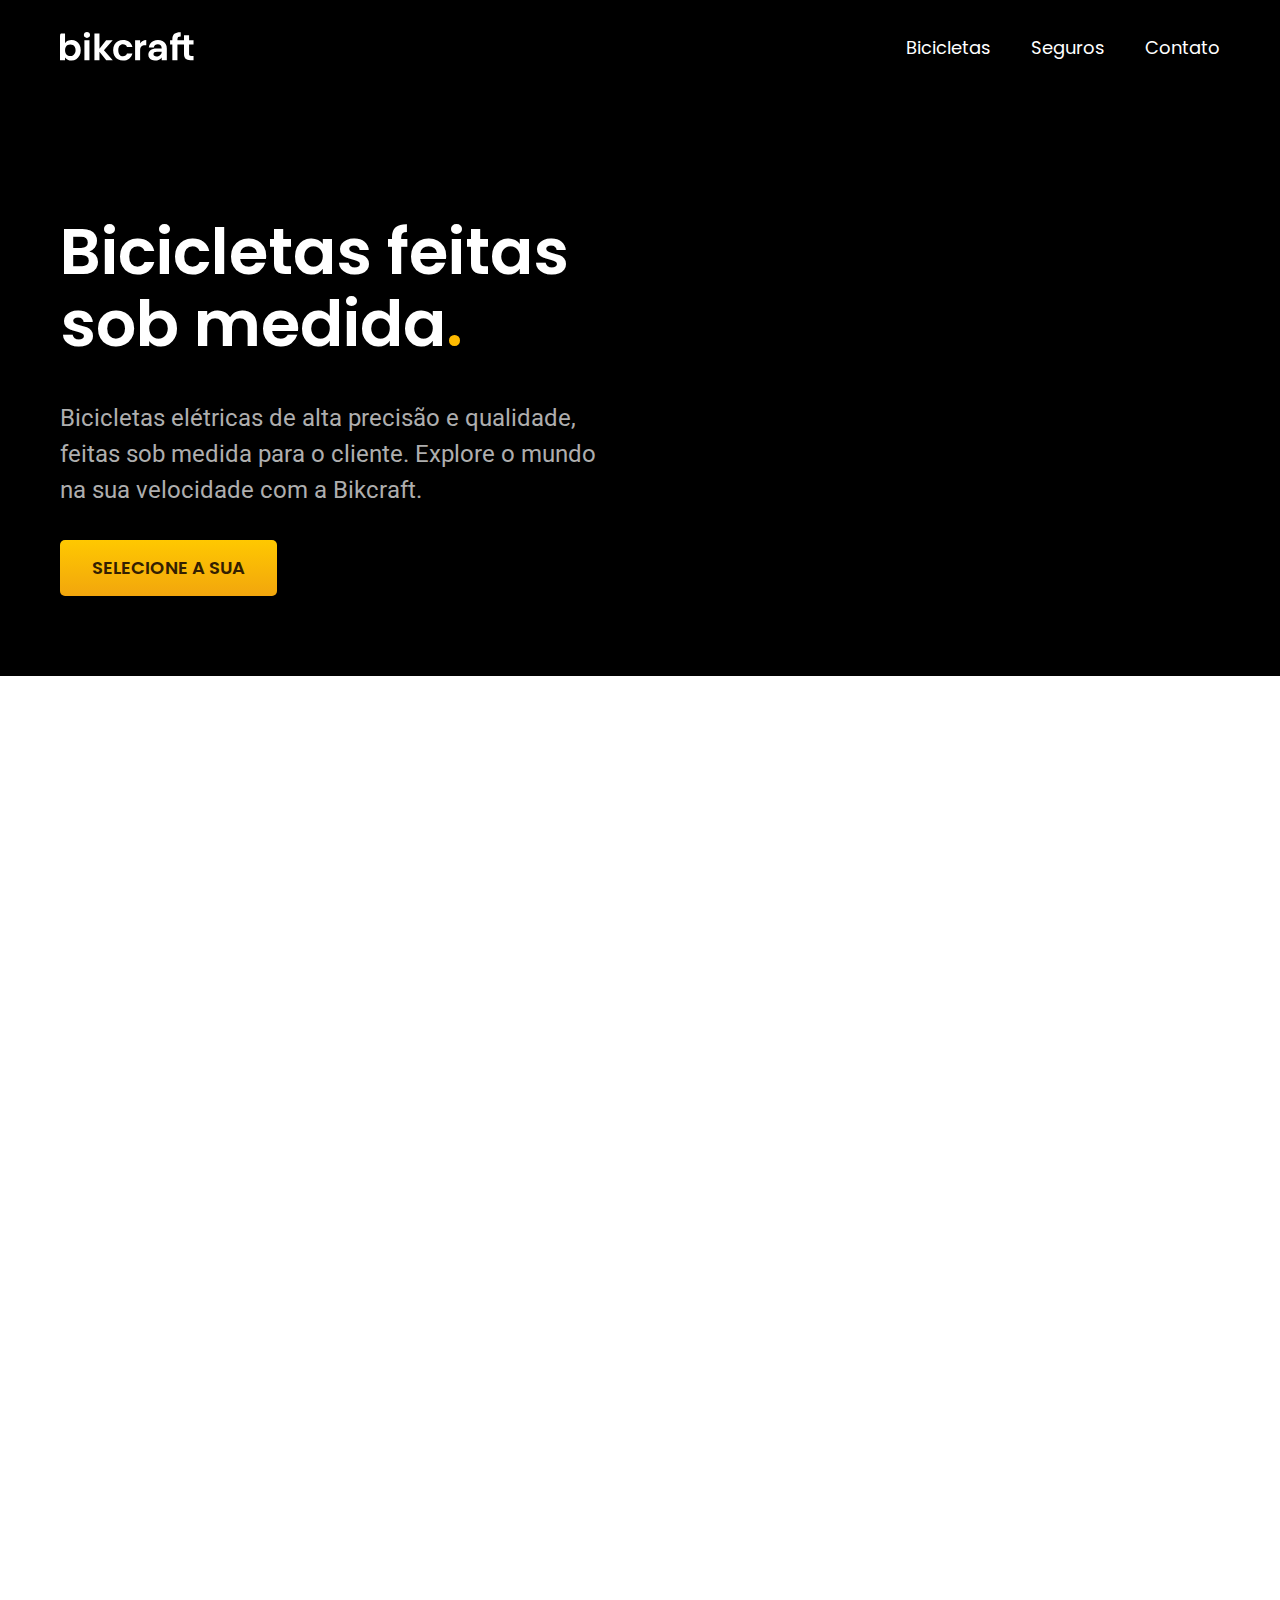
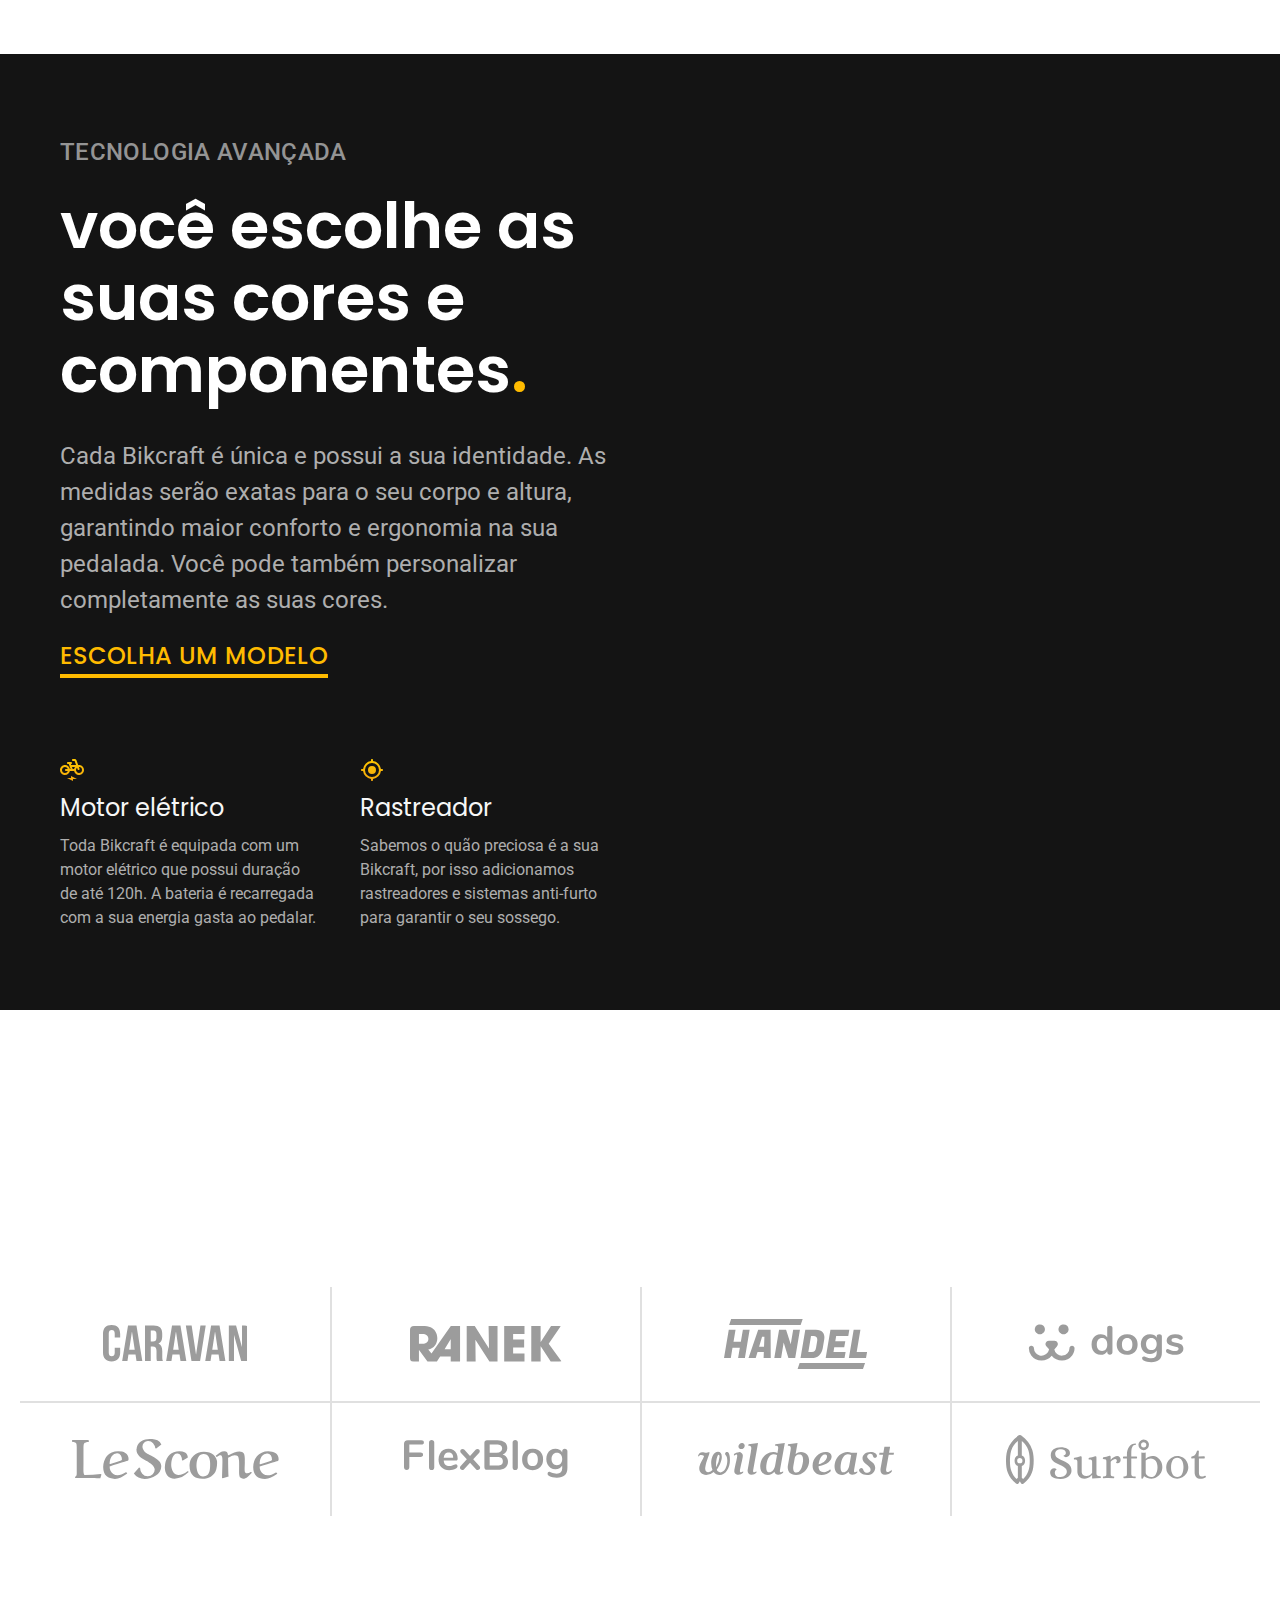
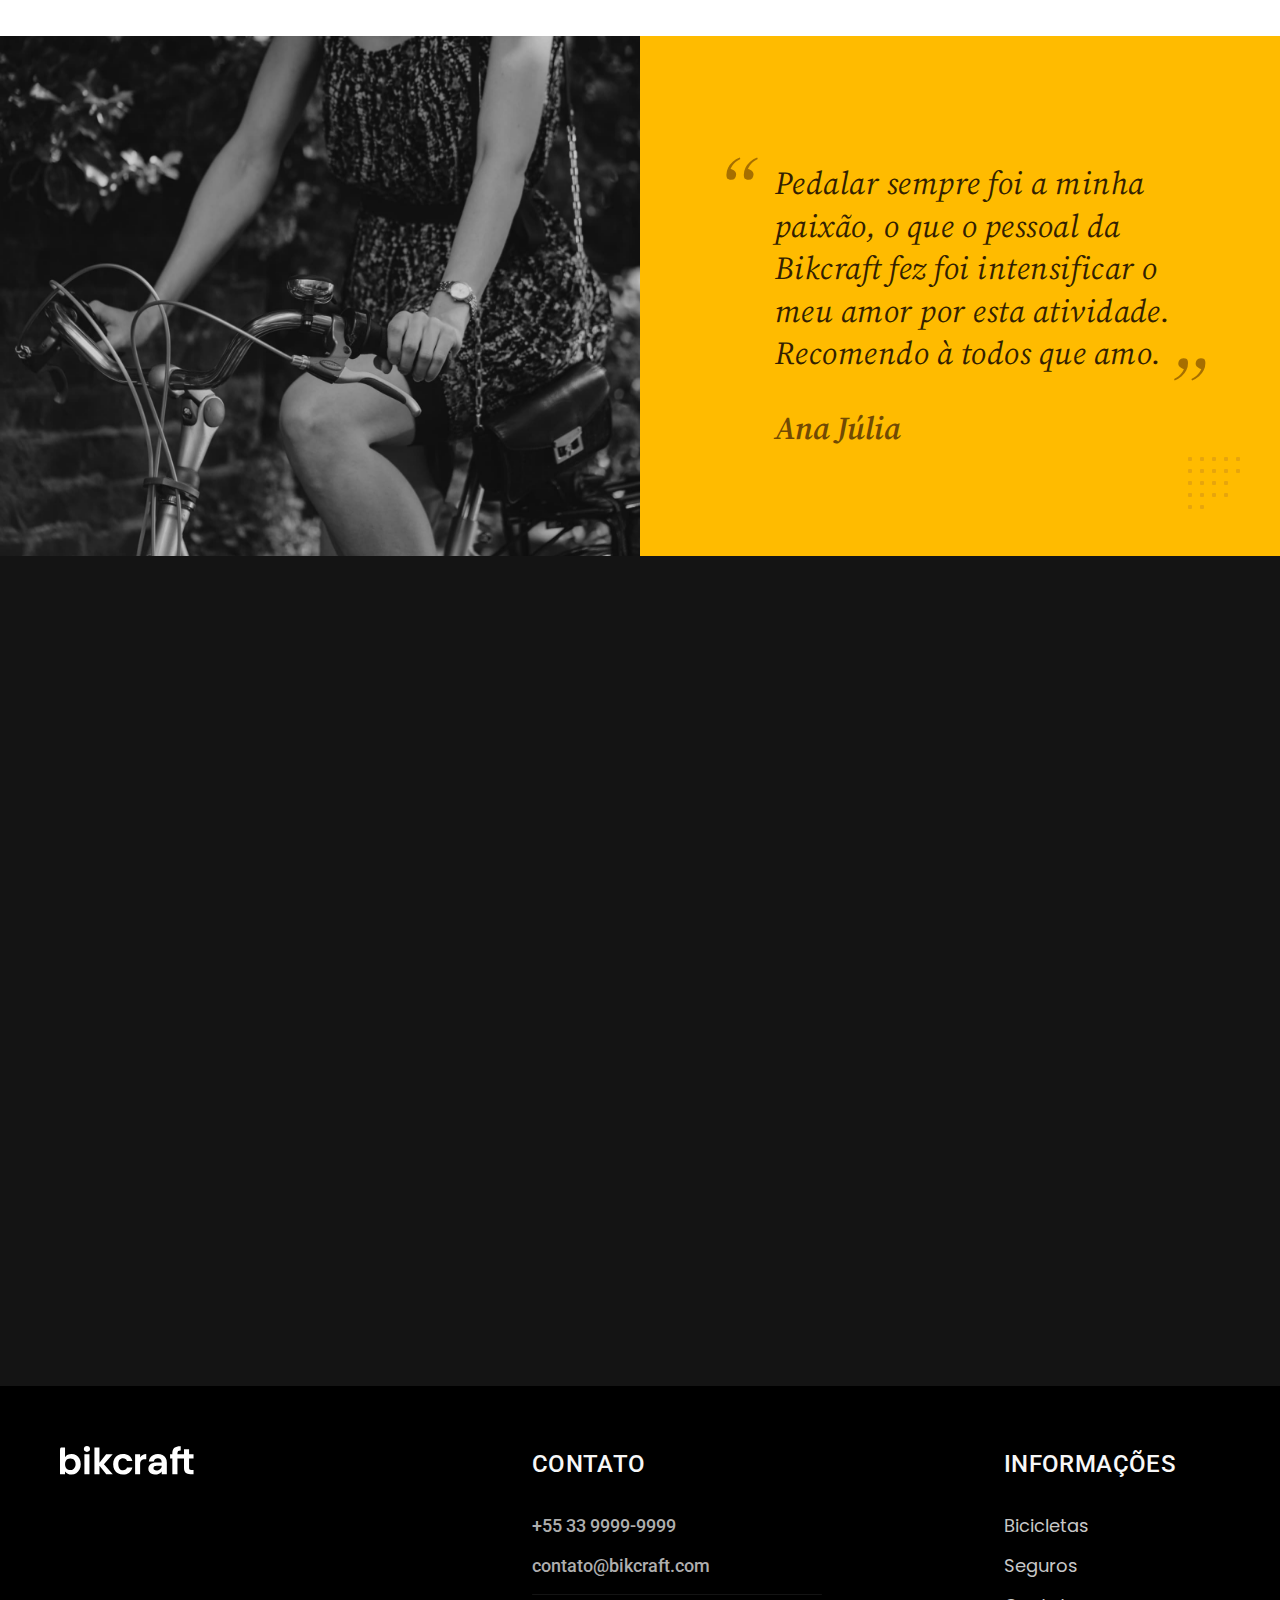
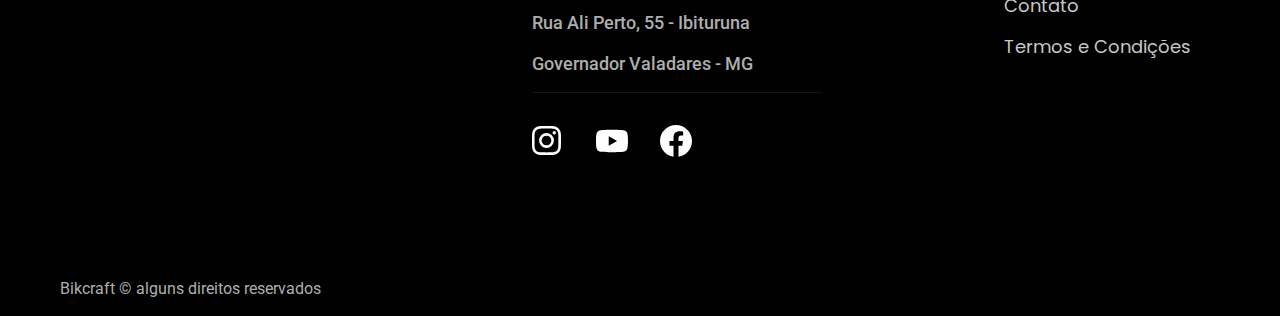
<file: index.html>
<!DOCTYPE html>
<html lang="pt-br>

<head>

  <script>
  (function(w,d,s,l,i){w[l]=w[l]||[];w[l].push({'gtm.start':
  new Date().getTime(),event:'gtm.js'});var f=d.getElementsByTagName(s)[0],
  j=d.createElement(s),dl=l!='dataLayer'?'&l='+l:'';j.async=true;j.src=
  'https://www.googletagmanager.com/gtm.js?id='+i+dl;f.parentNode.insertBefore(j,f);
  })(window,document,'script','dataLayer','GTM-W63N7J65');
  </script>

  
  <!-- Google Tag Manager -->
  <script>(function(w,d,s,l,i){w[l]=w[l]||[];w[l].push({'gtm.start':
  new Date().getTime(),event:'gtm.js'});var f=d.getElementsByTagName(s)[0],
  j=d.createElement(s),dl=l!='dataLayer'?'&l='+l:'';j.async=true;j.src=
  'https://www.googletagmanager.com/gtm.js?id='+i+dl;f.parentNode.insertBefore(j,f);
  })(window,document,'script','dataLayer','GTM-W63N7J65');</script>
  <!-- End Google Tag Manager -->
  
  
    
    <!-- Google tag (gtag.js) -->
    <script async src="https://www.googletagmanager.com/gtag/js?id=G-8R9K8FQ76G"></script>
    <script>
      window.dataLayer = window.dataLayer || [];
      function gtag(){dataLayer.push(arguments);}
      gtag('js', new Date());
    
      gtag('config', 'G-8R9K8FQ76G');
    </script>
  
  <meta charset="UTF-8">
  <link rel="preconnect" href="https://fonts.googleapis.com">
  <link rel="preconnect" href="https://fonts.gstatic.com" crossorigin>
  <link rel="preconnect" href="https://fonts.googleapis.com">
  <link rel="preconnect" href="https://fonts.gstatic.com" crossorigin>
  <link href="https://fonts.googleapis.com/css2?family=Poppins:wght@400;600&family=Roboto:wght@400;500&family=Source+Serif+Pro:ital,wght@1,400;1,600&display=swap" rel="stylesheet">
  <meta name="viewport" content="width=device-width, initial-scale=1.0">
  <meta name="description" content="Bicicletas elétricas de alta precisão e qualidade, feitas sob medida para o cliente. Explore o mundo na sua velocidade com a Bikcraft.">
  <link rel="preload" href="./css/style.min.css" as="style">
  <link rel="stylesheet" href="./css/style.min.css">
  <title>Bikcraft | Bicicletas Elétricas</title>
  <link rel="icon" href="./favicon.svg" type="image/svg+xml">
  <script>document.documentElement.classList.add('js');</script>
</head>

<body id="index">
    <!-- Google Tag Manager (noscript) -->
  <noscript><iframe src="https://www.googletagmanager.com/ns.html?id=GTM-W63N7J65"
  height="0" width="0" style="display:none;visibility:hidden"></iframe></noscript>
  <!-- End Google Tag Manager (noscript) -->

    <noscript><iframe src="https://www.googletagmanager.com/ns.html?id=GTM-W63N7J65"
  height="0" width="0" style="display:none;visibility:hidden"></iframe></noscript>

  <header class="header-bg">
    <div class="container header">
      <a href="./"><img src="./img/bikcraft.svg" width="136" height="32" alt="Bikcraft"></a>
      <nav aria-label="primaria">
        <ul class="header-menu font-1-m cor-0">
          <li><a href="./bicicletas.html">Bicicletas</a></li>
          <li><a href="./seguros.html">Seguros</a></li>
          <li><a href="./contato.html">Contato</a></li>
        </ul>
      </nav>
    </div>
  </header>

  <main class="introducao-bg">
    <div class="introducao container">
      <div class="introducao-conteudo">
        <h1 class="font-1-xxl cor-0 fadeInDown" data-anime="200">Bicicletas feitas sob medida<span class="cor-p1">.<span></h1>
        <p class="font-2-l cor-4 fadeInDown" data-anime="400">Bicicletas elétricas de alta precisão e qualidade, feitas sob medida para o cliente. Explore o mundo na sua velocidade com a Bikcraft.</p>
        <a class="botao fadeInDown" data-anime="600" href="./bicicletas.html">SELECIONE A SUA</a>
      </div>
      <picture data-anime="800" class="fadeInDown">
        <source media="(max-width: 800px)" srcset="./img/bicicletas/nimbus.jpg">
        <img src="./img/fotos/introdução.jpg" width="1280" height="1600" alt="Bicicleta elétrica preta.">
      </picture>
    </div>
  </main>

  <article class="bicicletas-lista">
    <h2 class="container font-1-xxl cor-11 fadeInLeft" data-anime="900">escolha a sua<span class="cor-p1">.</span></h2>
    <ul class="ul-bike opacity-0">
      <li>
        <a href="./bicicletas/magic.html">
          <img src="./img/bicicletas/magic-home.jpg" width="920" height="1040" alt="Dark Bike">
          <h3 class="font-1-xl cor-11">Magic Might</h3>
          <span class="font-2-m cor-8">R$ 2499</span>
        </a>
      </li>
      <li>
        <a href="./bicicletas/nimbus.html">
          <img src="./img/bicicletas/nimbus-home.jpg" width="920" height="1040" alt="Numbis Bike">
          <h3 class="font-1-xl cor-11">Nimbus Stark</h3>
          <span class="font-2-m cor-8">R$ 4499</span>
        </a>
      </li>
      <li>
        <a href="./bicicletas/nebula.html">
          <img src="./img/bicicletas/nebula-home.jpg" width="920" height="1040" alt="Gray Bike">
          <h3 class="font-1-xl cor-11">Nebula Cosmic</h3>
          <span class="font-2-m cor-8">R$ 3999</span>
        </a>
      </li>
    </ul>
  </article>

  <article class="tecnologia-bg">
    <div class="tecnologia container">
      <div class="tecnologia-conteudo">
        <span class="font-2-l-b cor-5">tecnologia avançada</span>
        <h2 class="font-1-xxl cor-0">você escolhe as suas cores e componentes<span class="cor-p1">.</span></h2>
        <p class="font-2-l cor-4"> Cada Bikcraft é única e possui a sua identidade. As medidas serão exatas para o seu corpo e altura, garantindo maior conforto e ergonomia na sua pedalada. Você pode também personalizar completamente as suas cores.</p>
        <a class="font-2-l-b link" href="./bicicletas.html">escolha um modelo</a>
        <div class="tecnologia-vantagens">
          <div>
            <img src="./img/icones/eletrica.svg" width="32" height="32" alt="">
            <h3 class="font-1-l cor-1">Motor elétrico</h3>
            <p class="font-2-s cor-4">Toda Bikcraft é equipada com um motor elétrico que possui duração de até 120h. A bateria é recarregada com a sua energia gasta ao pedalar.</p>
          </div>
          <div>
            <img src="./img/icones/rastreador.svg" width="32" height="32" alt="">
            <h3 class="font-1-l cor-1">Rastreador</h3>
            <p class="font-2-s cor-4">Sabemos o quão preciosa é a sua Bikcraft, por isso adicionamos rastreadores e sistemas anti-furto para garantir o seu sossego.</p>
          </div>
        </div>
      </div>
      <div class="tecnologia-imagem opacity-0">
        <img src="./img/fotos/tecnologia.jpg" width="1400" height="2240" alt="">
      </div>
    </div>
  </article>

  <section class="parceiros" aria-label="Nossos parceiros">
    <h2 class="container font-1-xxl cor-11 opacity-0">nossos parceiros<span class="cor-p1">.</span></h2>

    <ul>
      <li><img src="./img/parceiros/caravan.svg" width="145" height="38" alt="caravan"></li>
      <li><img src="./img/parceiros/ranek.svg" width="153" height="36" alt="ranek"></li>
      <li><img src="./img/parceiros/handel.svg" width="144" height="50" alt="handel"></li>
      <li><img src="./img/parceiros/dogs.svg" width="157" height="39" alt="dogs"></li>
      <li><img src="./img/parceiros/lescone.svg" width="209" height="41" alt="lescone"></li>
      <li><img src="./img/parceiros/flexblog.svg" width="165" height="38" alt="flexblog"></li>
      <li><img src="./img/parceiros/wildbeast.svg" width="197" height="34" alt="wildbeast"></li>
      <li><img src="./img/parceiros/surfbot.svg" width="201" height="49" alt="surfbot"></li>
    </ul>
  </section>

  <section class="depoimento" aria-label="Depoimento">
    <div>
      <img src="./img/fotos/depoimento.jpg" width="1636" height="1360" alt="pessoa-bicicleta">
    </div>
    <div class="conteudo-depoimento">
      <blockquote class="font-3-xxl cor-p5">
        <p><span>“ </span>Pedalar sempre foi a minha paixão, o que o pessoal da Bikcraft fez foi intensificar o meu amor por esta atividade. Recomendo à todos que amo.<span>”</span></p>
      </blockquote>
      <span class="font-3-xxl cor-p4">Ana Júlia</span>
    </div>
  </section>

  <article class="seguros-bg">
    <div class="seguros container">
      <h2 id="seguros-index" class="container font-1-xxl cor-0 opacity-0">seguros<span class="cor-p1">.</span></h2>
      <div id="seguros-items-prataid" class="seguros-items opacity-0">
        <h3 class="font-1-xl cor-3">PRATA</h3>
        <span class="font-1-xl cor-0">R$ 199 <span class="font-1-s cor-6">mensal</span></span>
        <ul class="font-2-m cor-0">
          <li>Duas trocas por ano</li>
          <li>Assistência técnica</li>
          <li>Suporte 08h às 18h</li>
          <li>Cobertura estadual</li>
        </ul>
        <a class="botao secundario" href="./orcamento.html?tipo=seguro&produto=prata">inscreva-se</a>
      </div>
      <div id="seguros-items-ouroid" class="seguros-items opacity-0">
        <h3 class="font-1-xl cor-p1">OURO</h3>
        <span class="font-1-xl cor-0">R$ 299 <span class="font-1-s cor-6">mensal</span></span>
        <ul class="font-2-m cor-0">
          <li>Cinco trocas por ano</li>
          <li>Assistência especial</li>
          <li>Suporte 24h</li>
          <li>Cobertura nacional</li>
          <li>Desconto em parceiros</li>
          <li>Acesso ao Clube Bikcraft</li>
        </ul>
        <a class="botao" href="./orcamento.html?tipo=seguro&produto=ouro">inscreva-se</a>
      </div>
    </div>
  </article>

  <footer class="footer-bg">
    <div class="footer container">
      <img src="./img/bikcraft.svg" width="136" height="32" alt="Bikcraft">
      <div class="footer-contato">
        <h3 class="font-2-l-b cor-1">Contato</h3>
        <ul class="cor-4 font-2-m">
          <li><a href="tel:+553399999999">+55 33 9999-9999</a></li>
          <li><a href="mailto:contato@bikcraft.com">contato@bikcraft.com</a></li>
          <li>Rua Ali Perto, 55 - Ibituruna</li>
          <li>Governador Valadares - MG</li>
        </ul>
        <div class="footer-redes">
          <a href="./">
            <img src="./img/redes/instagram.svg" width="32" height="32" alt="Instagram">
          </a>
          <a href="./">
            <img src="./img/redes/youtube.svg" width="32" height="32" alt="Youtube">
          </a>
          <a href="./">
            <img src="./img/redes/facebook.svg" width="32" height="32" alt="Facebook">
          </a>
        </div>
      </div>
      <div class="footer-informacoes">
        <h3 class="font-2-l-b cor-1">Informações</h3>
        <nav>
          <ul class="font-1-m cor-3">
            <li><a href="./bicicletas.html">Bicicletas</a></li>
            <li><a href="./seguros.html">Seguros</a></li>
            <li><a href="./contato.html">Contato</a></li>
            <li><a href="./termos.html">Termos e Condições</a></li>
          </ul>
        </nav>
      </div>
      <p class="footer-copy font-2-s cor-4">Bikcraft © alguns direitos reservados</p>
    </div>
  </footer>

  <script src="./script/plugins/simple-anime.js"></script>
  <script src="./script/script.js"></script>
</body>

</html>
</file>
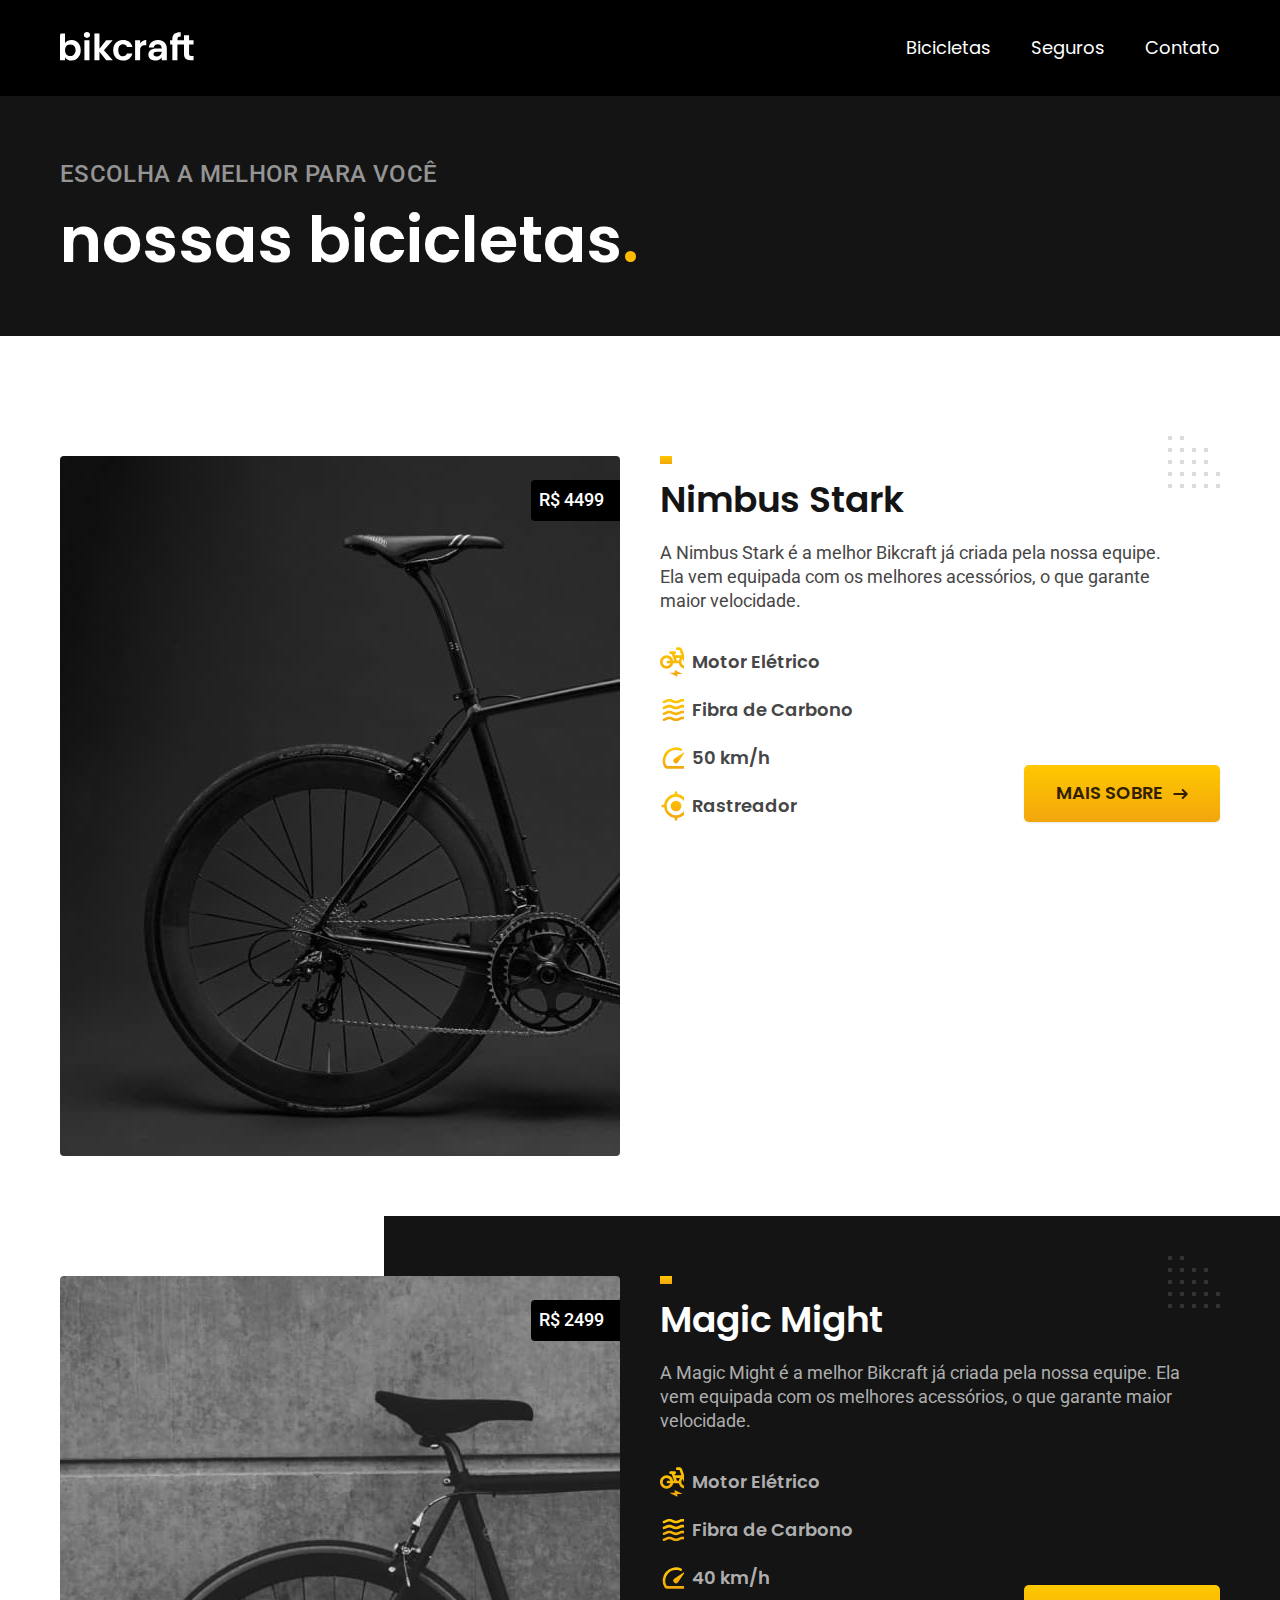
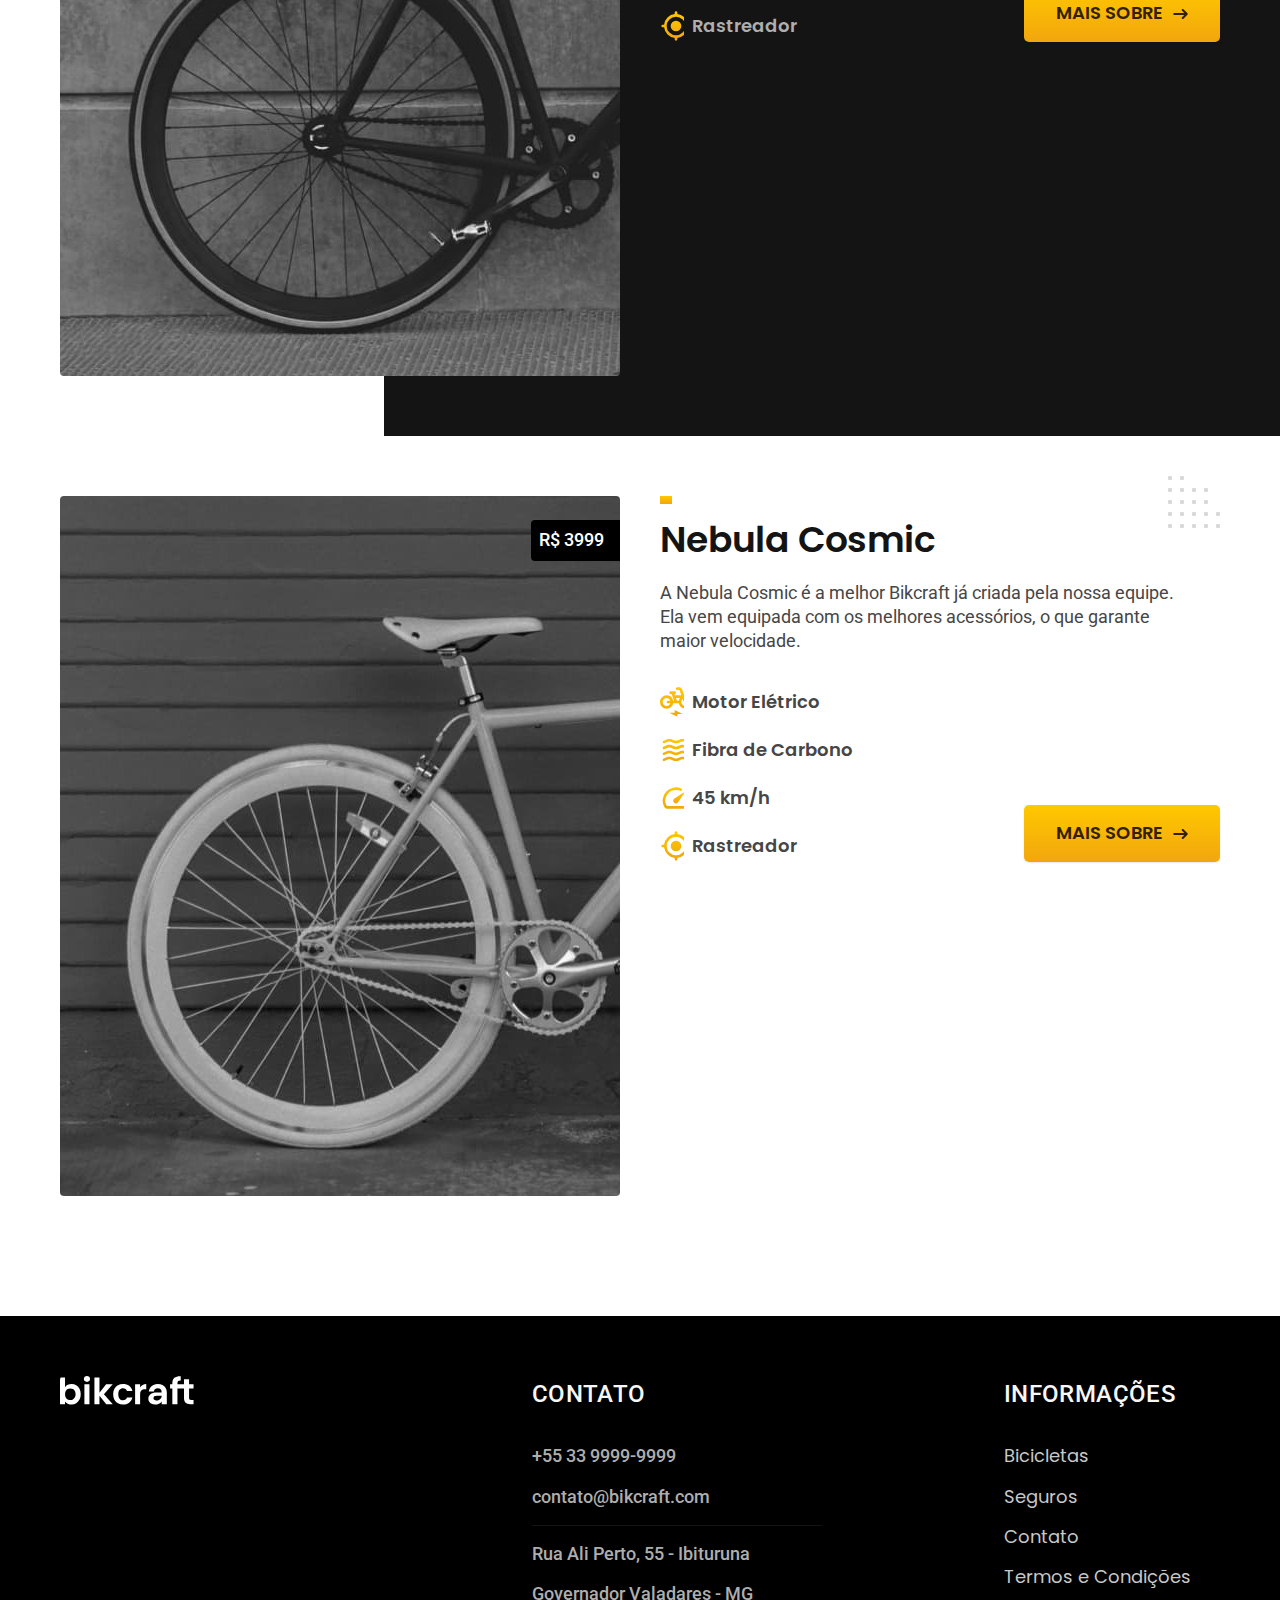
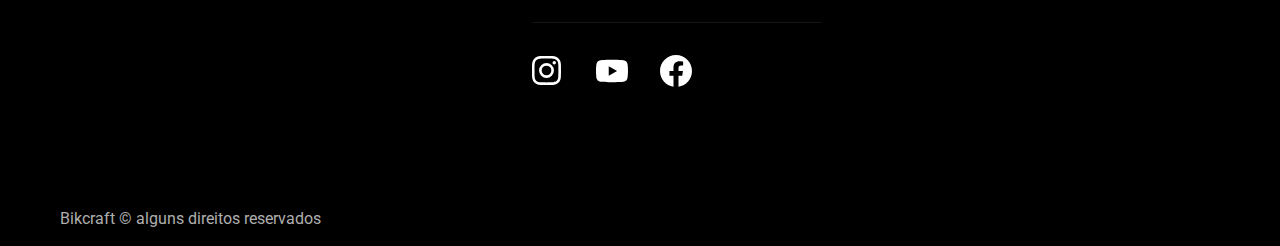
<file: bicicletas.html>
<!DOCTYPE html>
<html lang="pt-br">

<head>
  <meta charset="UTF-8">
  <meta name="viewport" content="width=device-width, initial-scale=1.0">
  <link rel="preconnect" href="https://fonts.googleapis.com">
  <link rel="preconnect" href="https://fonts.gstatic.com" crossorigin>
  <link rel="preconnect" href="https://fonts.googleapis.com">
  <link rel="preconnect" href="https://fonts.gstatic.com" crossorigin>
  <link href="https://fonts.googleapis.com/css2?family=Poppins:wght@400;600&family=Roboto:wght@400;500&family=Source+Serif+Pro:ital,wght@1,400;1,600&display=swap" rel="stylesheet">
  <link rel="preload" href="./css/style.css" as="style">
  <link rel="stylesheet" href="./css/style.css">
  <title>Bicicletas | Bikcraft</title>
  <meta name="description" content="Nossas bicicletas, escolha a melhor para você.">
</head>

<body id="bicicletas">
  <header class="header-bg">
    <div class="container header">
      <a href="./"><img src="./img/bikcraft.svg" width="136" height="32" alt="Bikcraft"></a>
      <nav aria-label="primaria">
        <ul class="header-menu font-1-m cor-0">
          <li><a href="./bicicletas.html">Bicicletas</a></li>
          <li><a href="./seguros.html">Seguros</a></li>
          <li><a href="./contato.html">Contato</a></li>
        </ul>
      </nav>
    </div>
  </header>

  <main>
    <div class="titulo-bg">
      <div class="titulo container">
        <p class="font-2-l-b cor-5 fadeInLeft" data-anime="200">escolha a melhor para você</p>
        <h1 class="font-1-xxl cor-0 fadeInLeft" data-anime="200">nossas bicicletas<span class="cor-p1">.</span></h1>
      </div>
    </div>

      <div class="bicicletas-bg fadeInUp" data-anime="100">
        <div class="bicicletas container">
          <div class="bicicletas-imagem">
            <img src="./img/bicicletas/nimbus.jpg" width="1120" height="700" alt="Nimbus Stark"><span class="font-2-m cor-0">R$ 4499</span>
          </div>
          <div class="bicicletas-conteudo">
            <h2 class="font-1-xxxl cor-11">Nimbus Stark</h2>
            <p class="cor-8 font-2-light">A Nimbus Stark é a melhor Bikcraft já criada pela nossa equipe. Ela vem equipada com os melhores acessórios, o que garante maior velocidade.</p>
            <ul class="font-1-m-b cor-8">
              <li><img src="./img/icones/eletrica.svg" width="32" height="32" alt="">Motor Elétrico</li>
              <li><img src="./img/icones/carbono.svg" width="32" height="32" alt="">Fibra de Carbono</li>
              <li><img src="./img/icones/velocidade.svg" width="32" height="32" alt="">50 km/h</li>
              <li><img src="./img/icones/rastreador.svg" width="32" height="32" alt="">Rastreador</li>
            </ul>
            <a class="botao seta" href="./bicicletas/nimbus.html">MAIS SOBRE</a>
          </div>
        </div>
      </div>

      <div class="bicicletas-bg">
        <div class="bicicletas container">
          <div class="bicicletas-imagem"><img src="./img/bicicletas/magic.jpg" width="1120" height="700" alt="Nimbus Stark"><span class="font-2-m cor-0">R$ 2499</span></div>
          <div class="bicicletas-conteudo">
            <h2 class="font-1-xxxl cor-0">Magic Might</h2>
            <p class="cor-4 font-2-light">A Magic Might é a melhor Bikcraft já criada pela nossa equipe. Ela vem equipada com os melhores acessórios, o que garante maior velocidade.</p>
            <ul class="font-1-m-b cor-4">
              <li><img src="./img/icones/eletrica.svg" width="32" height="32" alt="">Motor Elétrico</li>
              <li><img src="./img/icones/carbono.svg" width="32" height="32" alt="">Fibra de Carbono</li>
              <li><img src="./img/icones/velocidade.svg" width="32" height="32" alt="">40 km/h</li>
              <li><img src="./img/icones/rastreador.svg" width="32" height="32" alt="">Rastreador</li>
            </ul>
            <a class="botao seta" href="./bicicletas/magic.html">MAIS SOBRE</a>
          </div>
        </div>
      </div>

      <div class="bicicletas-bg">
        <div class="bicicletas container">
          <div class="bicicletas-imagem"><img src="./img/bicicletas/nebula.jpg" width="1120" height="700" alt="Nimbus Stark"><span class="font-2-m cor-0">R$ 3999</span></div>
          <div class="bicicletas-conteudo">
            <h2 class="font-1-xxxl cor-11">Nebula Cosmic</h2>
            <p class="cor-8 font-2-light">A Nebula Cosmic é a melhor Bikcraft já criada pela nossa equipe. Ela vem equipada com os melhores acessórios, o que garante maior velocidade.</p>
            <ul class="font-1-m-b cor-8">
              <li><img src="./img/icones/eletrica.svg" width="32" height="32" alt="">Motor Elétrico</li>
              <li><img src="./img/icones/carbono.svg" width="32" height="32" alt="">Fibra de Carbono</li>
              <li><img src="./img/icones/velocidade.svg" width="32" height="32" alt="">45 km/h</li>
              <li><img src="./img/icones/rastreador.svg" width="32" height="32" alt="">Rastreador</li>
            </ul>
            <a class="botao seta" href="./bicicletas/nebula.html">MAIS SOBRE</a>
          </div>
        </div>
      </div>
  </main>

  <footer class="footer-bg">
    <div class="footer container">
      <img src="./img/bikcraft.svg" width="136" height="32" alt="Bikcraft">
      <div class="footer-contato">
        <h3 class="font-2-l-b cor-1">Contato</h3>
        <ul class="cor-4 font-2-m">
          <li><a href="tel:+553399999999">+55 33 9999-9999</a></li>
          <li><a href="mailto:contato@bikcraft.com">contato@bikcraft.com</a></li>
          <li>Rua Ali Perto, 55 - Ibituruna</li>
          <li>Governador Valadares - MG</li>
        </ul>
        <div class="footer-redes">
          <a href="./">
            <img src="./img/redes/instagram.svg" width="32" height="32" alt="Instagram">
          </a>
          <a href="./">
            <img src="./img/redes/youtube.svg" width="32" height="32" alt="Youtube">
          </a>
          <a href="./">
            <img src="./img/redes/facebook.svg" width="32" height="32" alt="Facebook">
          </a>
        </div>
      </div>
      <div class="footer-informacoes">
        <h3 class="font-2-l-b cor-1">Informações</h3>
        <nav>
          <ul class="font-1-m cor-3">
            <li><a href="./bicicletas.html">Bicicletas</a></li>
            <li><a href="./seguros.html">Seguros</a></li>
            <li><a href="./contato.html">Contato</a></li>
            <li><a href="./termos.html">Termos e Condições</a></li>
          </ul>
        </nav>
      </div>
      <p class="footer-copy font-2-s cor-4">Bikcraft © alguns direitos reservados</p>
    </div>
  </footer>

  <script src="./script/plugins/simple-anime.js"></script>
  <script src="./script/script.js"></script>
</body>

</html>
</file>
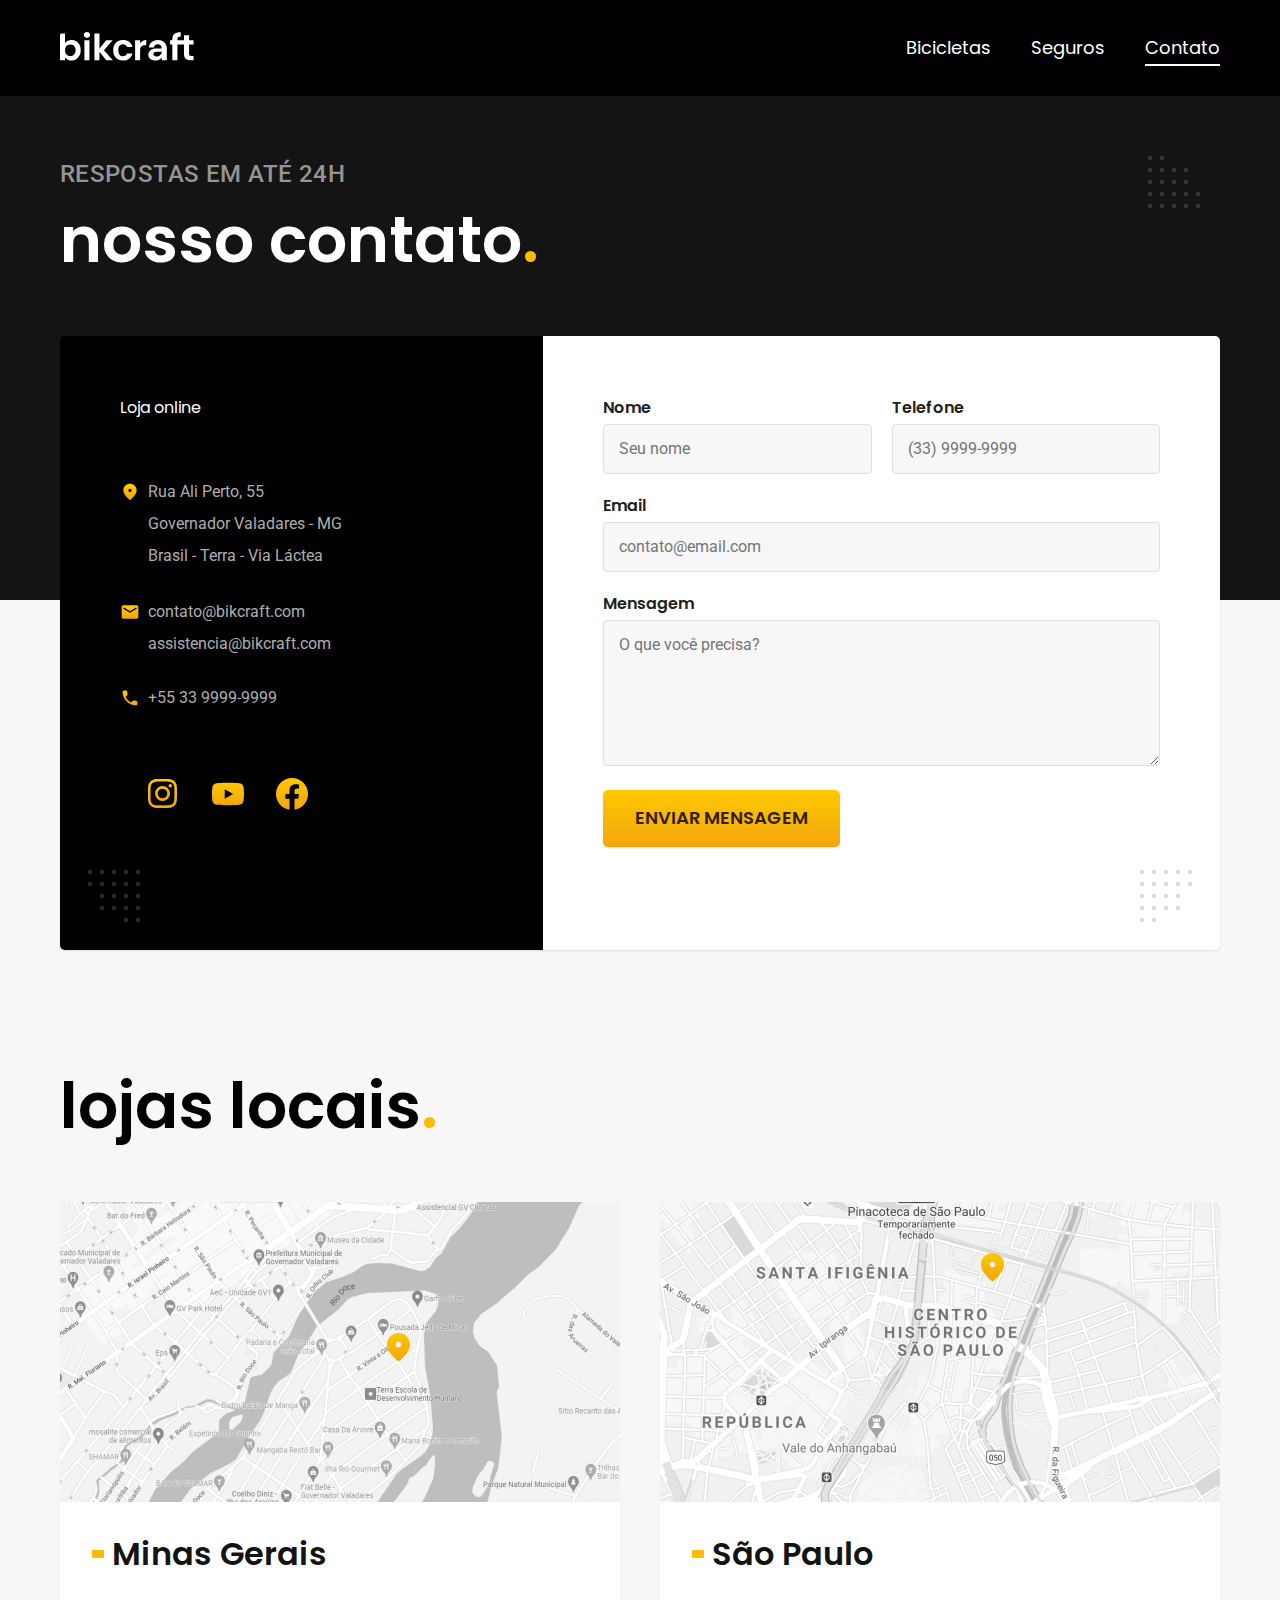
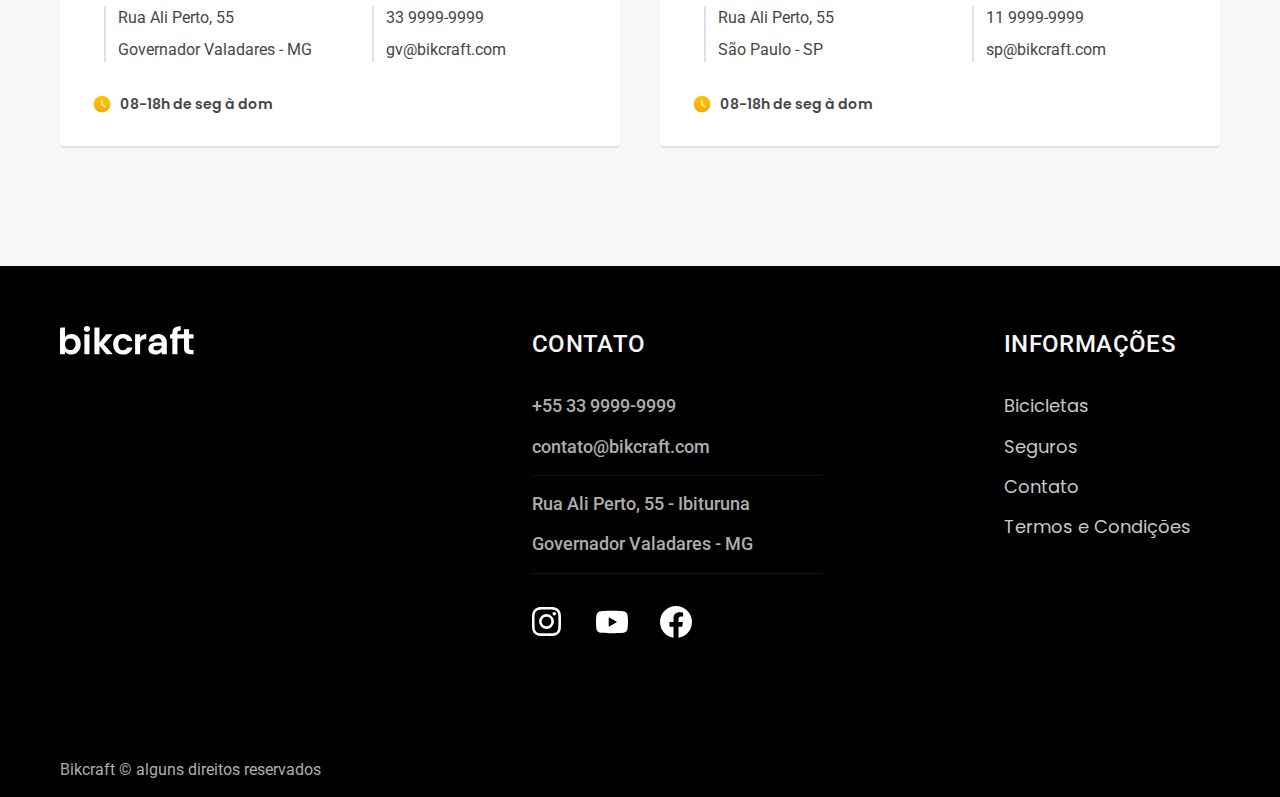
<file: contato.html>
<!DOCTYPE html>
<html lang="pt-br">

<head>
  <meta charset="UTF-8">
  <meta name="viewport" content="width=device-width, initial-scale=1.0">
  <link rel="preconnect" href="https://fonts.googleapis.com">
  <link rel="preconnect" href="https://fonts.gstatic.com" crossorigin>
  <link rel="preconnect" href="https://fonts.googleapis.com">
  <link rel="preconnect" href="https://fonts.gstatic.com" crossorigin>
  <link href="https://fonts.googleapis.com/css2?family=Poppins:wght@400;600&family=Roboto:wght@400;500&family=Source+Serif+Pro:ital,wght@1,400;1,600&display=swap" rel="stylesheet">
  <link rel="preload" href="./css/style.min.css" as="style">
  <link rel="stylesheet" href="./css/style.min.css">
  <title>Contato | Bikcraft</title>
  <meta name="description" content="Entre em contato.">
  <link rel="icon" href="./favicon.svg" type="image/svg+xml">
  <script>document.documentElement.classList.add('js');</script>
</head>

<body id="contato">
  <header class="header-bg">
    <div class="container header">
      <a href="./"><img src="./img/bikcraft.svg" width="136" height="32" alt="Bikcraft"></a>
      <nav aria-label="primaria">
        <ul class="header-menu font-1-m cor-0">
          <li><a href="./bicicletas.html">Bicicletas</a></li>
          <li><a href="./seguros.html">Seguros</a></li>
          <li><a href="./contato.html">Contato</a></li>
        </ul>
      </nav>
    </div>
  </header>

  <main>
    <div class="titulo-bg">
      <div class="titulo container">
        <p class="font-2-l-b cor-5 fadeInLeft" data-anime="200">respostas em até 24h</p>
        <h1 class="font-1-xxl cor-0 fadeInLeft" data-anime="200">nosso contato<span class="cor-p1">.</span></h1>
      </div>
    </div>

    <div class="contato container fadeInUp" data-anime="100">
      <section aria-label="Endereço" class="contato-conteudo container">
        <h2 class="font-1-s cor-0">Loja online</h2>
        <ul class="contato-endereco font-2-s cor-4">
          <li>Rua Ali Perto, 55</li>
          <li>Governador Valadares - MG</li>
          <li>Brasil - Terra - Via Láctea</li>
        </ul>
        <address class="contato-meios font-2-s cor-4">
          <a href="mailto:contato@bikcraft.com">contato@bikcraft.com</a>
          <a href="mailto:assistencia@bikcraft.com">assistencia@bikcraft.com</a>
          <a href="tel:+553399999999">+55 33 9999-9999</a>
        </address>
        <div class="contato-rede">
          <a href="./">
            <img src="./img/redes/instagram-p.svg" width="32" height="32" alt="Instagram">
          </a>
          <a href="./">
            <img src="./img/redes/youtube-p.svg" width="32" height="32" alt="Youtube">
          </a>
          <a href="./">
            <img src="./img/redes/facebook-p.svg" width="32" height="32" alt="Facebook">
          </a>
        </div>
      </section>

      <section aria-label="Formulário" class="contato-formulario">
        <form class="form" action="./contato.html" method="post">
          <div>
            <label for="nome">Nome</label>
            <input type="text" id="nome" name="nome" placeholder="Seu nome">
          </div>
          <div>
            <label for="telefone">Telefone</label>
            <input type="text" id="telefone" name="telefone" placeholder="(33) 9999-9999">
          </div>
          <div>
            <label for="email">Email</label>
            <input type="email" id="email" name="email" placeholder="contato@email.com" required>
          </div>
          <div>
            <label for="mensagem">Mensagem</label>
            <textarea name="mensagem" id="mensagem" rows="5" placeholder="O que você precisa?"></textarea>
          </div>
          <button class="botao">Enviar Mensagem</button>
        </form>
      </section>
    </div>
  </main>

  <article class="lojas container">
    <h2 class="font-1-xxl cor-12">lojas locais<span class="cor-p1">.</span></h2>
    <div class="lojas-item">
      <img src="./img/lojas/mg.jpg" width="1120" height="600" alt="Mapa loja MG">
      <div class="lojas-conteudo">
        <h3 class="font-1-xl cor-11">Minas Gerais</h3>
        <ul class="lojas-dados font-2-s cor-8">
          <li>Rua Ali Perto, 55</li>
          <li>Governador Valadares - MG</li>
        </ul>
        <ul class="lojas-dados font-2-s cor-8">
          <li><a href="tel:+553399999999">33 9999-9999</a></li>
          <li><a href="mailto:gv@bikcraft.com">gv@bikcraft.com</a></li>
        </ul>
        <p class="font-1-xsl cor-8"><img src="./img/icones/horario.svg" width="20" height="20" alt=""> 08-18h de seg à dom</p>
      </div>
    </div>
    <div class="lojas-item">
      <img src="./img/lojas/sp.jpg" width="1120" height="600" alt="Mapa loja SP">
      <div class="lojas-conteudo">
        <h3 class="font-1-xl cor-11">São Paulo</h3>
        <ul class="lojas-dados font-2-s cor-8">
          <li>Rua Ali Perto, 55</li>
          <li>São Paulo - SP</li>
        </ul>
        <ul class="lojas-dados font-2-s cor-8">
          <li><a href="tel:+551199999999">11 9999-9999</a></li>
          <li><a href="mailto:sp@bikcraft.com">sp@bikcraft.com </a></li>
        </ul>
        <p class="font-1-xsl cor-8"><img src="./img/icones/horario.svg" width="20" height="20" alt=""> 08-18h de seg à dom</p>
      </div>
    </div>
  </article>

  <footer class="footer-bg">
    <div class="footer container">
      <img src="./img/bikcraft.svg" width="136" height="32" alt="Bikcraft">
      <div class="footer-contato">
        <h3 class="font-2-l-b cor-1">Contato</h3>
        <ul class="cor-4 font-2-m">
          <li><a href="tel:+553399999999">+55 33 9999-9999</a></li>
          <li><a href="mailto:contato@bikcraft.com">contato@bikcraft.com</a></li>
          <li>Rua Ali Perto, 55 - Ibituruna</li>
          <li>Governador Valadares - MG</li>
        </ul>
        <div class="footer-redes">
          <a href="./">
            <img src="./img/redes/instagram.svg" width="32" height="32" alt="Instagram">
          </a>
          <a href="./">
            <img src="./img/redes/youtube.svg" width="32" height="32" alt="Youtube">
          </a>
          <a href="./">
            <img src="./img/redes/facebook.svg" width="32" height="32" alt="Facebook">
          </a>
        </div>
      </div>
      <div class="footer-informacoes">
        <h3 class="font-2-l-b cor-1">Informações</h3>
        <nav>
          <ul class="font-1-m cor-3">
            <li><a href="./bicicletas.html">Bicicletas</a></li>
            <li><a href="./seguros.html">Seguros</a></li>
            <li><a href="./contato.html">Contato</a></li>
            <li><a href="./termos.html">Termos e Condições</a></li>
          </ul>
        </nav>
      </div>
      <p class="footer-copy font-2-s cor-4">Bikcraft © alguns direitos reservados</p>
    </div>
  </footer>

  <script src="./script/plugins/simple-anime.js"></script>
  <script src="./script/formulario.js"></script>
  <script src="./script/script.js"></script>
</body>

</html>
</file>
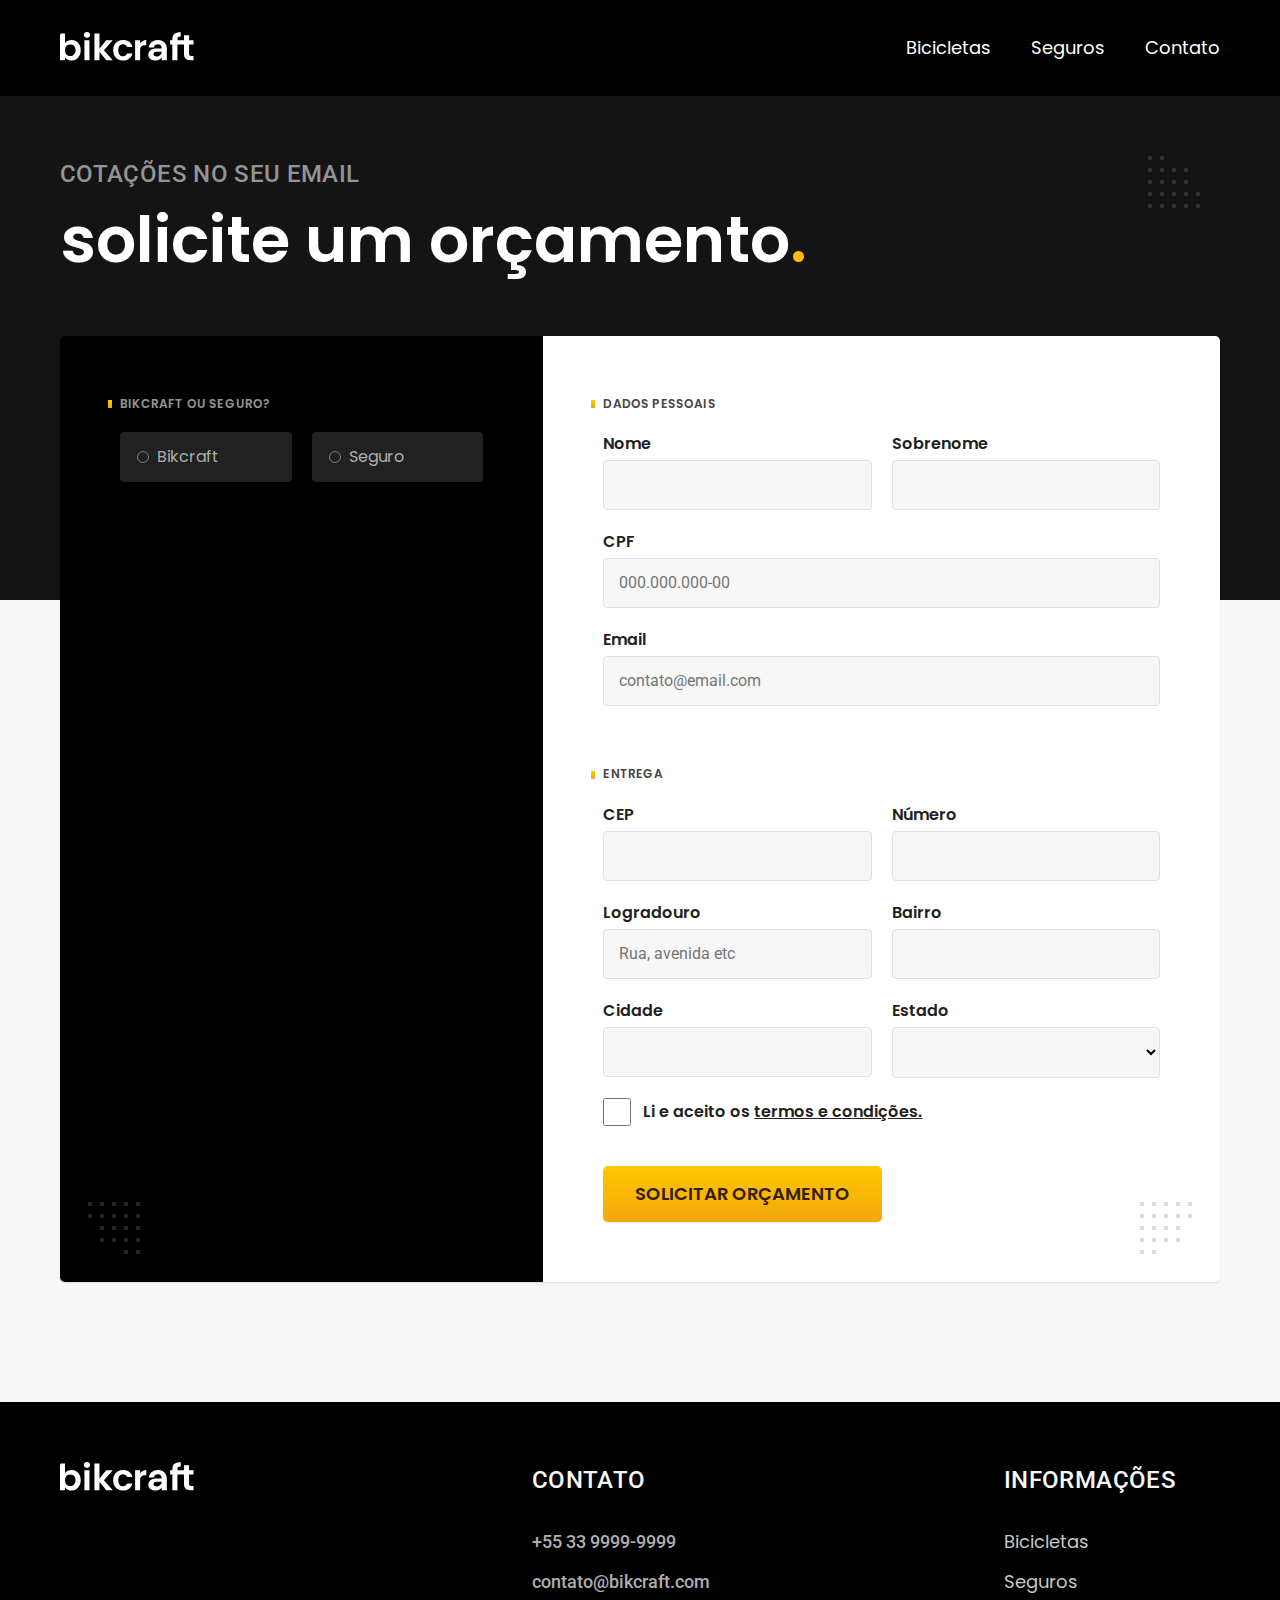
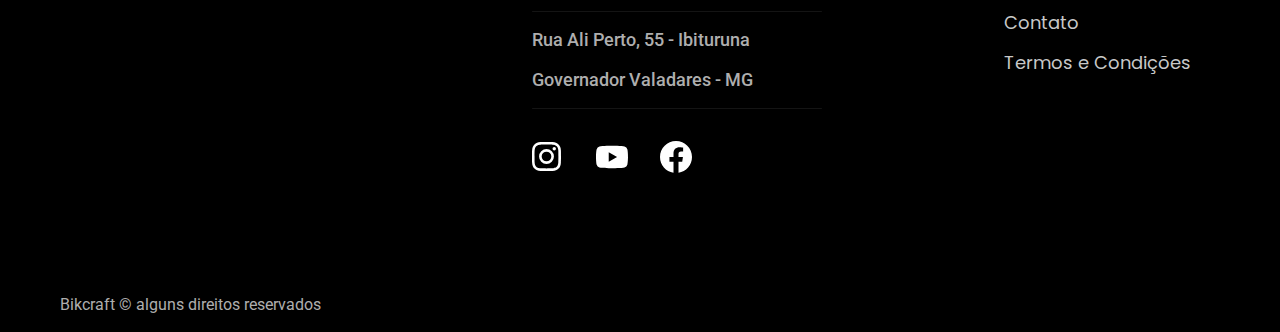
<file: orcamento.html>
<!DOCTYPE html>
<html lang="pt-br">

<head>
  <meta charset="UTF-8">
  <meta name="viewport" content="width=device-width, initial-scale=1.0">
  <link rel="preconnect" href="https://fonts.googleapis.com">
  <link rel="preconnect" href="https://fonts.gstatic.com" crossorigin>
  <link rel="preconnect" href="https://fonts.googleapis.com">
  <link rel="preconnect" href="https://fonts.gstatic.com" crossorigin>
  <link href="https://fonts.googleapis.com/css2?family=Poppins:wght@400;600&family=Roboto:wght@400;500&family=Source+Serif+Pro:ital,wght@1,400;1,600&display=swap" rel="stylesheet">
  <link rel="preload" href="./css/style.min.css" as="style">
  <link rel="stylesheet" href="./css/style.min.css">
  <title>Orçamento | Bikcraft</title>
  <meta name="description" content="Faça já seu orçamento, respostas em até 24h">
  <link rel="icon" href="./favicon.svg" type="image/svg+xml">
  <script>document.documentElement.classList.add('js');</script>
</head>

<body id="orcamento">
  <header class="header-bg">
    <div class="container header">
      <a href="./"><img src="./img/bikcraft.svg" width="136" height="32" alt="Bikcraft"></a>
      <nav aria-label="primaria">
        <ul class="header-menu font-1-m cor-0">
          <li><a href="./bicicletas.html">Bicicletas</a></li>
          <li><a href="./seguros.html">Seguros</a></li>
          <li><a href="./contato.html">Contato</a></li>
        </ul>
      </nav>
    </div>
  </header>

  <main>
    <div class="titulo-bg">
      <div class="titulo container">
        <p class="font-2-l-b cor-5 fadeInLeft" data-anime="200">cotações no seu email</p>
        <h1 class="font-1-xxl cor-0 fadeInLeft" data-anime="400">solicite um orçamento<span class="cor-p1">.</span></h1>
      </div>
    </div>
    
    <form class="orcamento container fadeInDown" data-anime="400" action="./orcamento.html" method="post">
      <div class="orcamento-produto">
        <h2 class="font-1-xs cor-5">Bikcraft ou Seguro?</h2>

        <input type="radio" name="tipo" value="bikcraft" id="bikcraft">
        <label for="bikcraft">Bikcraft</label>

        <input type="radio" name="tipo" value="seguro" id="seguro">
        <label for="seguro">Seguro</label>

        <div class="orcamento-conteudo" id="orcamento-bikcraft">
          <h2 class="font-1-xs cor-5">Escolha a sua</h2>

          <input type="radio" name="produto" value="nimbus" id="nimbus">
          <label for="nimbus">Nimbus Stark <span>R$ 4499</span></label>
          <div class="orcamento-detalhes">
            <ul class="font-1-xs cor-8">
              <li><img src="./img/icones/eletrica.svg" width="32" height="32" alt="">Motor Elétrico</li>
              <li><img src="./img/icones/carbono.svg" width="32" height="32" alt="">Fibra de Carbono</li>
              <li><img src="./img/icones/velocidade.svg" width="32" height="32" alt="">50 km/h</li>
              <li><img src="./img/icones/rastreador.svg" width="32" height="32" alt="">Rastreador</li>
            </ul>
            <img src="./img/bicicletas/nimbus.jpg" width="1120" height="700" alt="Nimbus Stark">
          </div>

          <input type="radio" name="produto" value="magic" id="magic">
          <label for="magic">Magic Might <span>R$ 2499</span></label>
          <div class="orcamento-detalhes">
            <ul class="font-1-xs cor-8">
              <li><img src="./img/icones/eletrica.svg" width="32" height="32" alt="">Motor Elétrico</li>
              <li><img src="./img/icones/carbono.svg" width="32" height="32" alt="">Fibra de Carbono</li>
              <li><img src="./img/icones/velocidade.svg" width="32" height="32" alt="">40 km/h</li>
              <li><img src="./img/icones/rastreador.svg" width="32" height="32" alt="">Rastreador</li>
            </ul>
            <img src="./img/bicicletas/magic.jpg" width="1120" height="700" alt="Magic Might">
          </div>

          <input type="radio" name="produto" value="nebula" id="nebula">
          <label for="nebula">Nebula Cosmic <span>R$ 3999</span></label>
          <div class="orcamento-detalhes">
            <ul class="font-1-xs cor-8">
              <li><img src="./img/icones/eletrica.svg" width="32" height="32" alt="">Motor Elétrico</li>
              <li><img src="./img/icones/carbono.svg" width="32" height="32" alt="">Fibra de Carbono</li>
              <li><img src="./img/icones/velocidade.svg" width="32" height="32" alt="">45 km/h</li>
              <li><img src="./img/icones/rastreador.svg" width="32" height="32" alt="">Rastreador</li>
            </ul>
            <img src="./img/bicicletas/nebula.jpg" width="1120" height="700" alt="Nebula Cosmic">
          </div>
        </div>

        <div class="orcamento-conteudo" id="orcamento-seguro">
          <h2 class="font-1-xs cor-5">Escolha o plano</h2>

          <input type="radio" name="produto" value="prata" id="prata">
          <label for="prata">Prata<span>R$ 199</span></label>

          <input type="radio" name="produto" value="ouro" id="ouro">
          <label for="ouro">Ouro<span>R$ 299</span></label>
        </div>
      </div>

      <div class="orcamento-dados form">
        <h2 class="font-1-xs cor-8 form-subtitulo">dados pessoais</h2>
        <div>
          <label for="nome">Nome</label>
          <input type="text" id="nome" name="nome" required>
        </div>
        <div>
          <label for="sobrenome">Sobrenome</label>
          <input type="text" id="sobrenome" name="sobrenome">
        </div>
        <div class="col-2">
          <label for="cpf">CPF</label>
          <input type="number" id="cpf" name="cpf" placeholder="000.000.000-00" required>
        </div>
        <div class="col-2">
          <label for="email">Email</label>
          <input type="email" id="email" name="email" placeholder="contato@email.com" required>
        </div>
        <h2 class="font-1-xs cor-8 form-subtitulo">Entrega</h2>
        <div>
          <label for="cep">CEP</label>
          <input type="text" id="cep" name="cep" required>
        </div>
        <div>
          <label for="numero">Número</label>
          <input type="number" id="numero" name="numero" required>
        </div>
        <div>
          <label for="logradouro">Logradouro</label>
          <input type="text" id="logradouro" name="logradouro" placeholder="Rua, avenida etc">
        </div>
        <div>
          <label for="bairro">Bairro</label>
          <input type="text" id="bairro" name="bairro" required>
        </div>
        <div>
          <label for="cidade">Cidade</label>
          <input type="text" id="cidade" name="cidade" required>
        </div>
        <div>
          <label for="estado">Estado</label>
          <select name="estado" id="estado">
            <option></option>
            <option value="Acre">Acre</option>
            <option value="Alagoas"> Alagoas</option>
            <option value="Amapá">Amapá</option>
            <option value="Amazonas">Amazonas</option>
            <option value="Bahia">Bahia</option>
            <option value="Ceara">Ceara</option>
            <option value="Distrito_Federal">Distrito Federal</option>
            <option value="Espírito_Santo">Espírito Santo</option>
            <option value="Goiás">Goiás</option>
            <option value="Maranhão">Maranhão</option>
            <option value="Mato_Grosso">Mato Grosso</option>
            <option value="Mato_Grosso_do_Sul">Mato Grosso do Sul</option>
            <option value="Minas_Gerais">Minas Gerais</option>
            <option value="Pará">Pará</option>
            <option value="Paraíba">Paraíba</option>
            <option value="Paraná">Paraná</option>
            <option value="Pernambuco">Pernambuco</option>
            <option value="Piauí">Piauí</option>
            <option value="Rio_de_Janeiro">Rio de Janeiro</option>
            <option value="Rio_Grande_do_Norte">Rio Grande do Norte</option>
            <option value="Rio_Grande_do_Sul">Rio Grande do Sul</option>
            <option value="Rondônia">Rondônia</option>
            <option value="Santa_Catarina">Santa Catarina</option>
            <option value="São_Paulo">São Paulo</option>
            <option value="Sergipe">Sergipe</option>
            <option value="Tocantins">Tocantins</option>
          </select required>
        </div>

        <div class="checkbox font-1-s cor-11">
          <input type="checkbox" id="termos" name="termos" value="aceito" required>
          <label for="termos">Li e aceito os <a href="./termos.html">termos e condições.</a></label>
        </div>
        <button class="botao col-2">solicitar orçamento</button>
      </div>
    </form>
  </main>

  <footer class="footer-bg">
    <div class="footer container">
      <img src="./img/bikcraft.svg" width="136" height="32" alt="Bikcraft">
      <div class="footer-contato">
        <h3 class="font-2-l-b cor-1">Contato</h3>
        <ul class="cor-4 font-2-m">
          <li><a href="tel:+553399999999">+55 33 9999-9999</a></li>
          <li><a href="mailto:contato@bikcraft.com">contato@bikcraft.com</a></li>
          <li>Rua Ali Perto, 55 - Ibituruna</li>
          <li>Governador Valadares - MG</li>
        </ul>
        <div class="footer-redes">
          <a href="./">
            <img src="./img/redes/instagram.svg" width="32" height="32" alt="Instagram">
          </a>
          <a href="./">
            <img src="./img/redes/youtube.svg" width="32" height="32" alt="Youtube">
          </a>
          <a href="./">
            <img src="./img/redes/facebook.svg" width="32" height="32" alt="Facebook">
          </a>
        </div>
      </div>
      <div class="footer-informacoes">
        <h3 class="font-2-l-b cor-1">Informações</h3>
        <nav>
          <ul class="font-1-m cor-3">
            <li><a href="./bicicletas.html">Bicicletas</a></li>
            <li><a href="./seguros.html">Seguros</a></li>
            <li><a href="./contato.html">Contato</a></li>
            <li><a href="./termos.html">Termos e Condições</a></li>
          </ul>
        </nav>
      </div>
      <p class="footer-copy font-2-s cor-4">Bikcraft © alguns direitos reservados</p>
    </div>
  </footer>
  <script src="./script/plugins/simple-anime.js"></script>
  <script src="./script/formulario.js"></script>
  <script src="./script/script.js"></script>
</body>

</html>
</file>
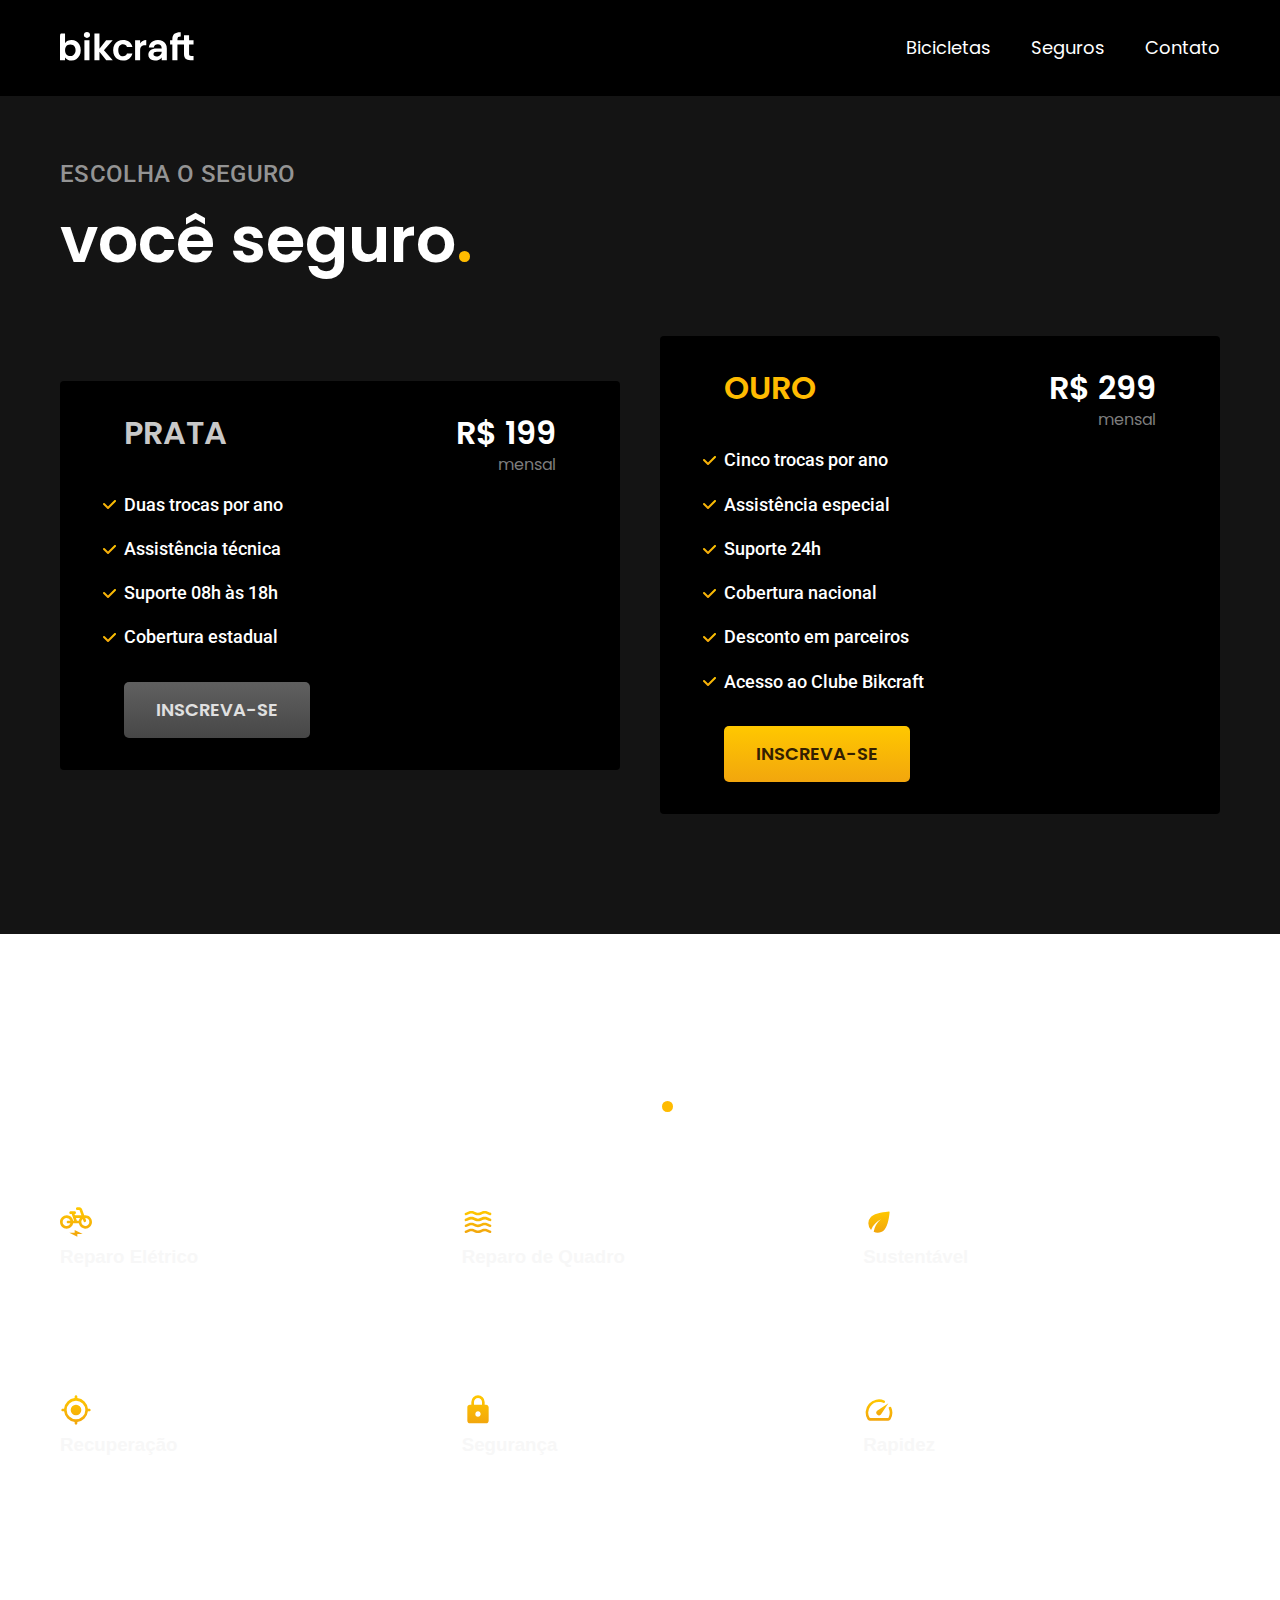
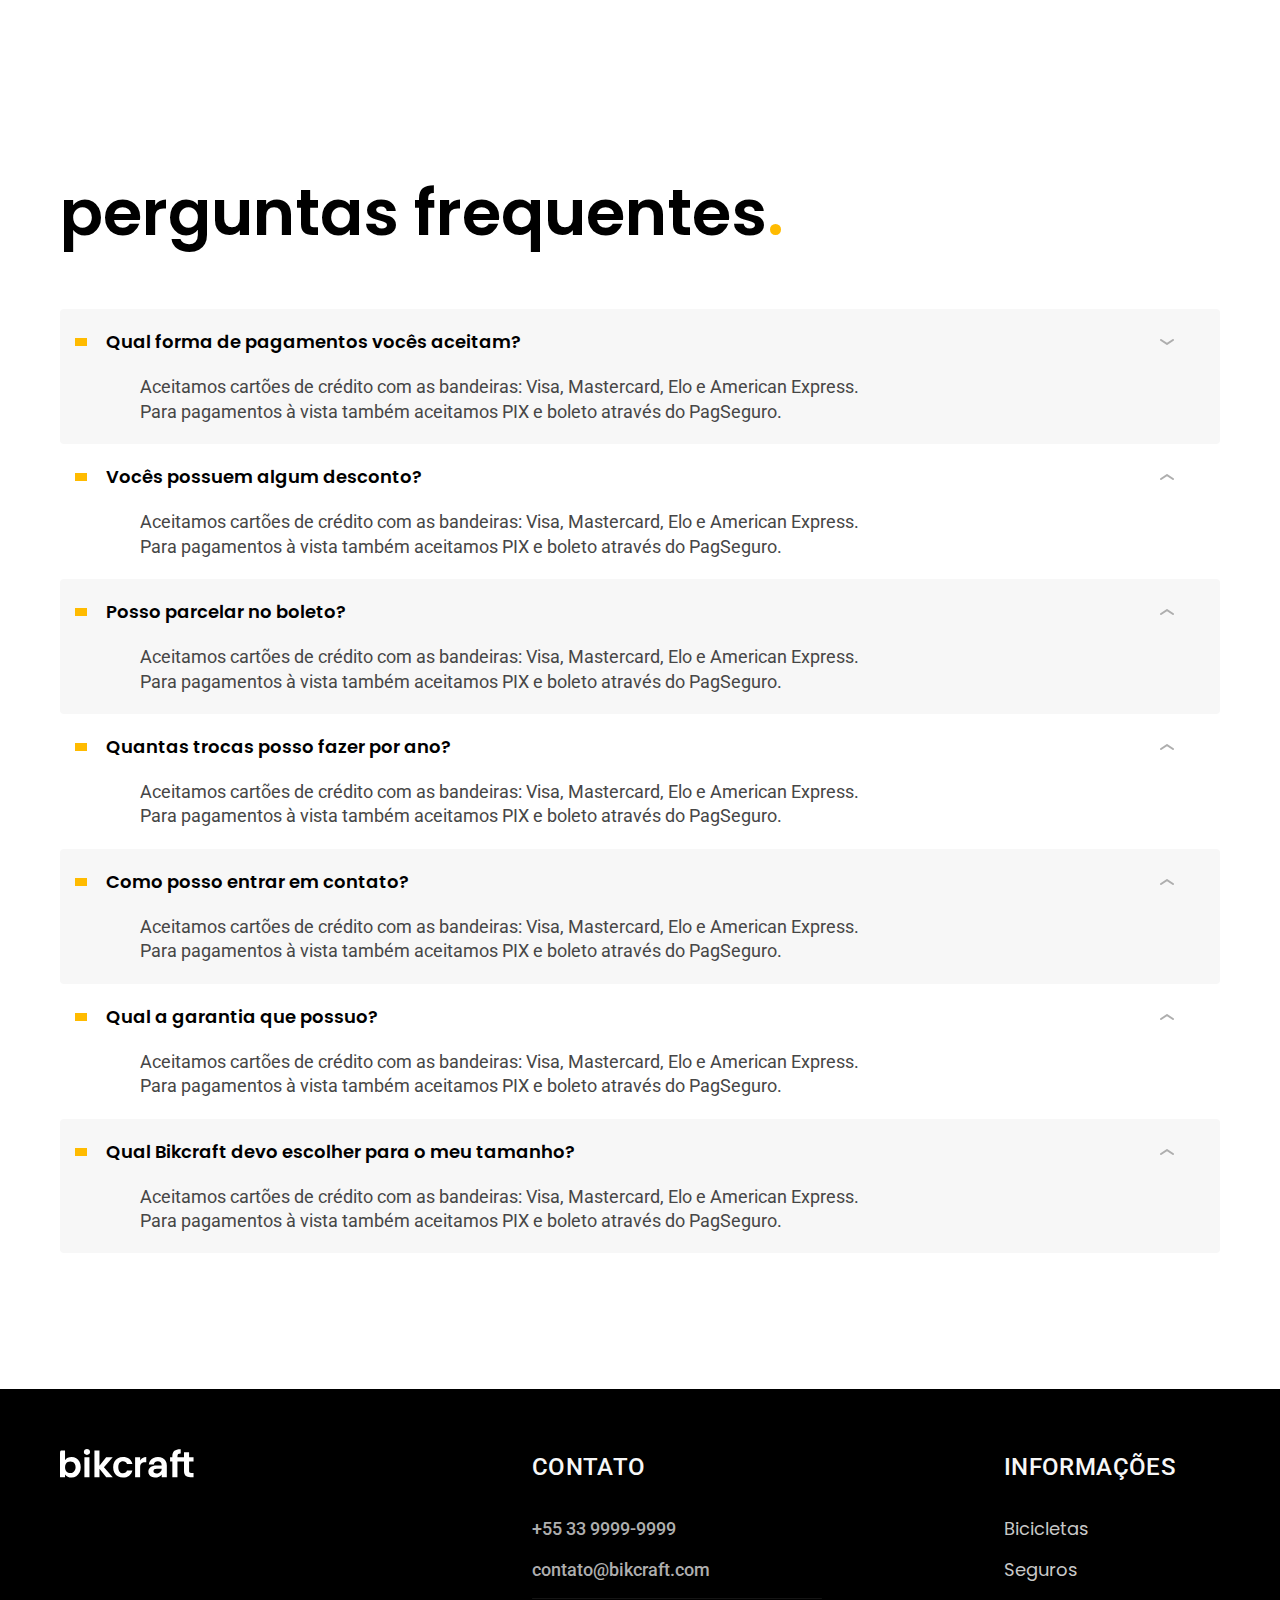
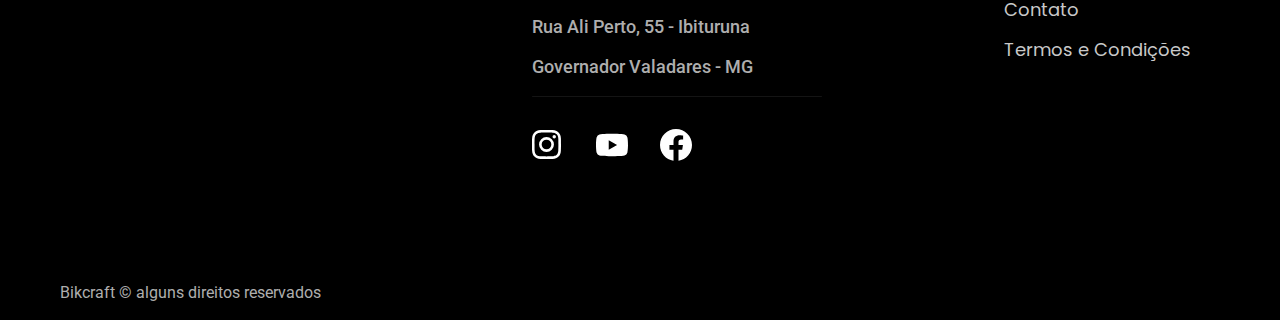
<file: seguros.html>
<!DOCTYPE html>
<html lang="pt-br">

<head>
  <meta charset="UTF-8">
  <meta name="viewport" content="width=device-width, initial-scale=1.0">
  <link rel="preconnect" href="https://fonts.googleapis.com">
  <link rel="preconnect" href="https://fonts.gstatic.com" crossorigin>
  <link rel="preconnect" href="https://fonts.googleapis.com">
  <link rel="preconnect" href="https://fonts.gstatic.com" crossorigin>
  <link href="https://fonts.googleapis.com/css2?family=Poppins:wght@400;600&family=Roboto:wght@400;500&family=Source+Serif+Pro:ital,wght@1,400;1,600&display=swap" rel="stylesheet">
  <link rel="preload" href="./css/style.css" as="style">
  <link rel="stylesheet" href="./css/style.css">
  <title>Seguros | Bikcraft</title>
  <meta name="description" content="Seguros, conheça nossos seguros.">
</head>

<body id="seguros">
  <header class="header-bg">
    <div class="container header">
      <a href="./"><img src="./img/bikcraft.svg" alt="Bikcraft"></a>
      <nav aria-label="primaria">
        <ul class="header-menu font-1-m cor-0">
          <li><a href="./bicicletas.html">Bicicletas</a></li>
          <li><a href="./seguros.html">Seguros</a></li>
          <li><a href="./contato.html">Contato</a></li>
        </ul>
      </nav>
    </div>
  </header>

  <main class="seguros-bg">
    <div class="titulo-bg">
      <div class="titulo container">
        <p class="font-2-l-b cor-5 fadeInLeft" data-anime="200">escolha o seguro</p>
        <h1 class="font-1-xxl cor-0 fadeInLeft" data-anime="200">você seguro<span class="cor-p1">.</span></h1>
      </div>
    </div>

    <div class="seguros container">
      <div class="seguros-items fadeInLeft" data-anime="200">
        <h3 class="font-1-xl cor-3" data-anime="250">PRATA</h3>
        <span class="font-1-xl cor-0">R$ 199 <span class="font-1-s cor-6">mensal</span></span>
        <ul class="font-2-m cor-0">
          <li>Duas trocas por ano</li>
          <li>Assistência técnica</li>
          <li>Suporte 08h às 18h</li>
          <li>Cobertura estadual</li>
        </ul>
        <a class="botao secundario" href="./orcamento.html?tipo=seguro&produto=prata">inscreva-se</a>
      </div>
      <div id="seguros-items-ouroid" class="seguros-items fadeInRight" data-anime="200">
        <h3 class="font-1-xl cor-p1" data-anime="250">OURO</h3>
        <span class="font-1-xl cor-0">R$ 299 <span class="font-1-s cor-6">mensal</span></span>
        <ul class="font-2-m cor-0">
          <li>Cinco trocas por ano</li>
          <li>Assistência especial</li>
          <li>Suporte 24h</li>
          <li>Cobertura nacional</li>
          <li>Desconto em parceiros</li>
          <li>Acesso ao Clube Bikcraft</li>
        </ul>
        <a class="botao" href="./orcamento.html?tipo=seguro&produto=ouro">inscreva-se</a>
      </div>
    </div>
  </main>

  <article class="vantagens-bg">
    <div class="vantagens container">
      <h2 class="font-1-xxl cor-0">nossas vantagens<span class="cor-p1">.</span></h2>
      <ul>
        <li>
          <img src="./img/icones/eletrica.svg" width="32" height="32" alt="">
          <h3 class="font-1-2 cor-1">Reparo Elétrico</h3>
          <p class="font-2-light cor-0">Garantimos o reparo completo do seu motor em caso de falhas. Sabemos que falhas são raras, mas estamos aqui para caso ocorra.</p>
        </li>
        <li>
          <img src="./img/icones/carbono.svg" width="32" height="32" alt="">
          <h3 class="font-1-2 cor-1">Reparo de Quadro</h3>
          <p class="font-2-light cor-0">Nossos quadros são feitos para durar para sempre. Mas caso algo ocorra, ficamos felizes em reparar.</p>
        </li>
        <li>
          <img src="./img/icones/sustentavel.svg" width="32" height="32" alt="">
          <h3 class="font-1-2 cor-1">Sustentável</h3>
          <p class="font-2-light cor-0">Trabalhamos com a filosofia de desperdício zero. Qualquer parte defeituosa é reciclada e reutilizada em outro projeto.</p>
        </li>
        <li>
          <img src="./img/icones/rastreador.svg" width="32" height="32" alt="">
          <h3 class="font-1-2 cor-1">Recuperação</h3>
          <p class="font-2-light cor-0">Recuperamos Bikcrafts roubadas sem custo adicional para o dono. Se não conseguirmos recuperar, damos uma nova para você.</p>
        </li>
        <li>
          <img src="./img/icones/seguro.svg" width="32" height="32" alt="">
          <h3 class="font-1-2 cor-1">Segurança</h3>
          <p class="font-2-light cor-0">O nosso seguro garante que todo reparo seja feito com peças genuínas e de alta qualidade. Confie na Bikcraft.</p>
        </li>
        <li>
          <img src="./img/icones/velocidade.svg" width="32" height="32" alt="">
          <h3 class="font-1-2 cor-1">Rapidez</h3>
          <p class="font-2-light cor-0">A sua Bikcraft ficará pronta para uso no mesmo dia, caso você traga ela para ser reparada em uma das filiais.</p>
        </li>
      </ul>
    </div>
  </article>

  <article class="perguntas container">
    <h4 class="font-1-xxl cor-12">perguntas frequentes<span class="cor-p1">.</span></h4>

    <dl class="lista-de-perguntas">
      <div>
        <dt><button class="font-1-m-b cor-12" aria-controls="pergunta1" aria-expanded="true">Qual forma de pagamentos vocês aceitam?</button></dt> 
        <dd id="pergunta1" class="font-2-light cor-8 ativa">Aceitamos cartões de crédito com as bandeiras: Visa, Mastercard, Elo e American Express. Para pagamentos à vista também aceitamos PIX e boleto através do PagSeguro. </dd>
      </div>
      <div>
        <dt><button class="font-1-m-b cor-12" aria-controls="pergunta2" aria-expanded="false">Vocês possuem algum desconto?</button></dt>
        <dd id="pergunta2" class="font-2-light cor-8">Aceitamos cartões de crédito com as bandeiras: Visa, Mastercard, Elo e American Express. Para pagamentos à vista também aceitamos PIX e boleto através do PagSeguro. </dd>
      </div>
      <div>
        <dt><button class="font-1-m-b cor-12" aria-controls="pergunta3" aria-expanded="false">Posso parcelar no boleto?</button></dt>
        <dd id="pergunta3" class="font-2-light cor-8">Aceitamos cartões de crédito com as bandeiras: Visa, Mastercard, Elo e American Express. Para pagamentos à vista também aceitamos PIX e boleto através do PagSeguro. </dd>
      </div>
      <div>
        <dt><button class="font-1-m-b cor-12" aria-controls="pergunta4" aria-expanded="false">Quantas trocas posso fazer por ano?</button></dt>
        <dd id="pergunta4" class="font-2-light cor-8">Aceitamos cartões de crédito com as bandeiras: Visa, Mastercard, Elo e American Express. Para pagamentos à vista também aceitamos PIX e boleto através do PagSeguro. </dd>
      </div>
      <div>
        <dt><button class="font-1-m-b cor-12" aria-controls="pergunta5" aria-expanded="false">Como posso entrar em contato?</button></dt>
        <dd id="pergunta5" class="font-2-light cor-8">Aceitamos cartões de crédito com as bandeiras: Visa, Mastercard, Elo e American Express. Para pagamentos à vista também aceitamos PIX e boleto através do PagSeguro. </dd>
      </div>
      <div>
        <dt><button class="font-1-m-b cor-12" aria-controls="pergunta6" aria-expanded="false">Qual a garantia que possuo?</button></dt>
        <dd id="pergunta6" class="font-2-light cor-8">Aceitamos cartões de crédito com as bandeiras: Visa, Mastercard, Elo e American Express. Para pagamentos à vista também aceitamos PIX e boleto através do PagSeguro. </dd>
      </div>
      <div>
        <dt><button class="font-1-m-b cor-12" aria-controls="pergunta7" aria-expanded="false">Qual Bikcraft devo escolher para o meu tamanho?</button></dt>
        <dd id="pergunta7" class="font-2-light cor-8">Aceitamos cartões de crédito com as bandeiras: Visa, Mastercard, Elo e American Express. Para pagamentos à vista também aceitamos PIX e boleto através do PagSeguro. </dd>
      </div>
    </dl>
  </article>

  <footer class="footer-bg">
    <div class="footer container">
      <img src="./img/bikcraft.svg" width="136" height="32" alt="Bikcraft">
      <div class="footer-contato">
        <h3 class="font-2-l-b cor-1">Contato</h3>
        <ul class="cor-4 font-2-m">
          <li><a href="tel:+553399999999">+55 33 9999-9999</a></li>
          <li><a href="mailto:contato@bikcraft.com">contato@bikcraft.com</a></li>
          <li>Rua Ali Perto, 55 - Ibituruna</li>
          <li>Governador Valadares - MG</li>
        </ul>
        <div class="footer-redes">
          <a href="./">
            <img src="./img/redes/instagram.svg" width="32" height="32" alt="Instagram">
          </a>
          <a href="./">
            <img src="./img/redes/youtube.svg" width="32" height="32" alt="Youtube">
          </a>
          <a href="./">
            <img src="./img/redes/facebook.svg" width="32" height="32" alt="Facebook">
          </a>
        </div>
      </div>
      <div class="footer-informacoes">
        <h3 class="font-2-l-b cor-1">Informações</h3>
        <nav>
          <ul class="font-1-m cor-3">
            <li><a href="./bicicletas.html">Bicicletas</a></li>
            <li><a href="./seguros.html">Seguros</a></li>
            <li><a href="./contato.html">Contato</a></li>
            <li><a href="./termos.html">Termos e Condições</a></li>
          </ul>
        </nav>
      </div>
      <p class="footer-copy font-2-s cor-4">Bikcraft © alguns direitos reservados</p>
    </div>
  </footer>

  <script src="./script/plugins/simple-anime.js"></script>
  <script src="./script/script.js"></script>
</body>

</html>
</file>
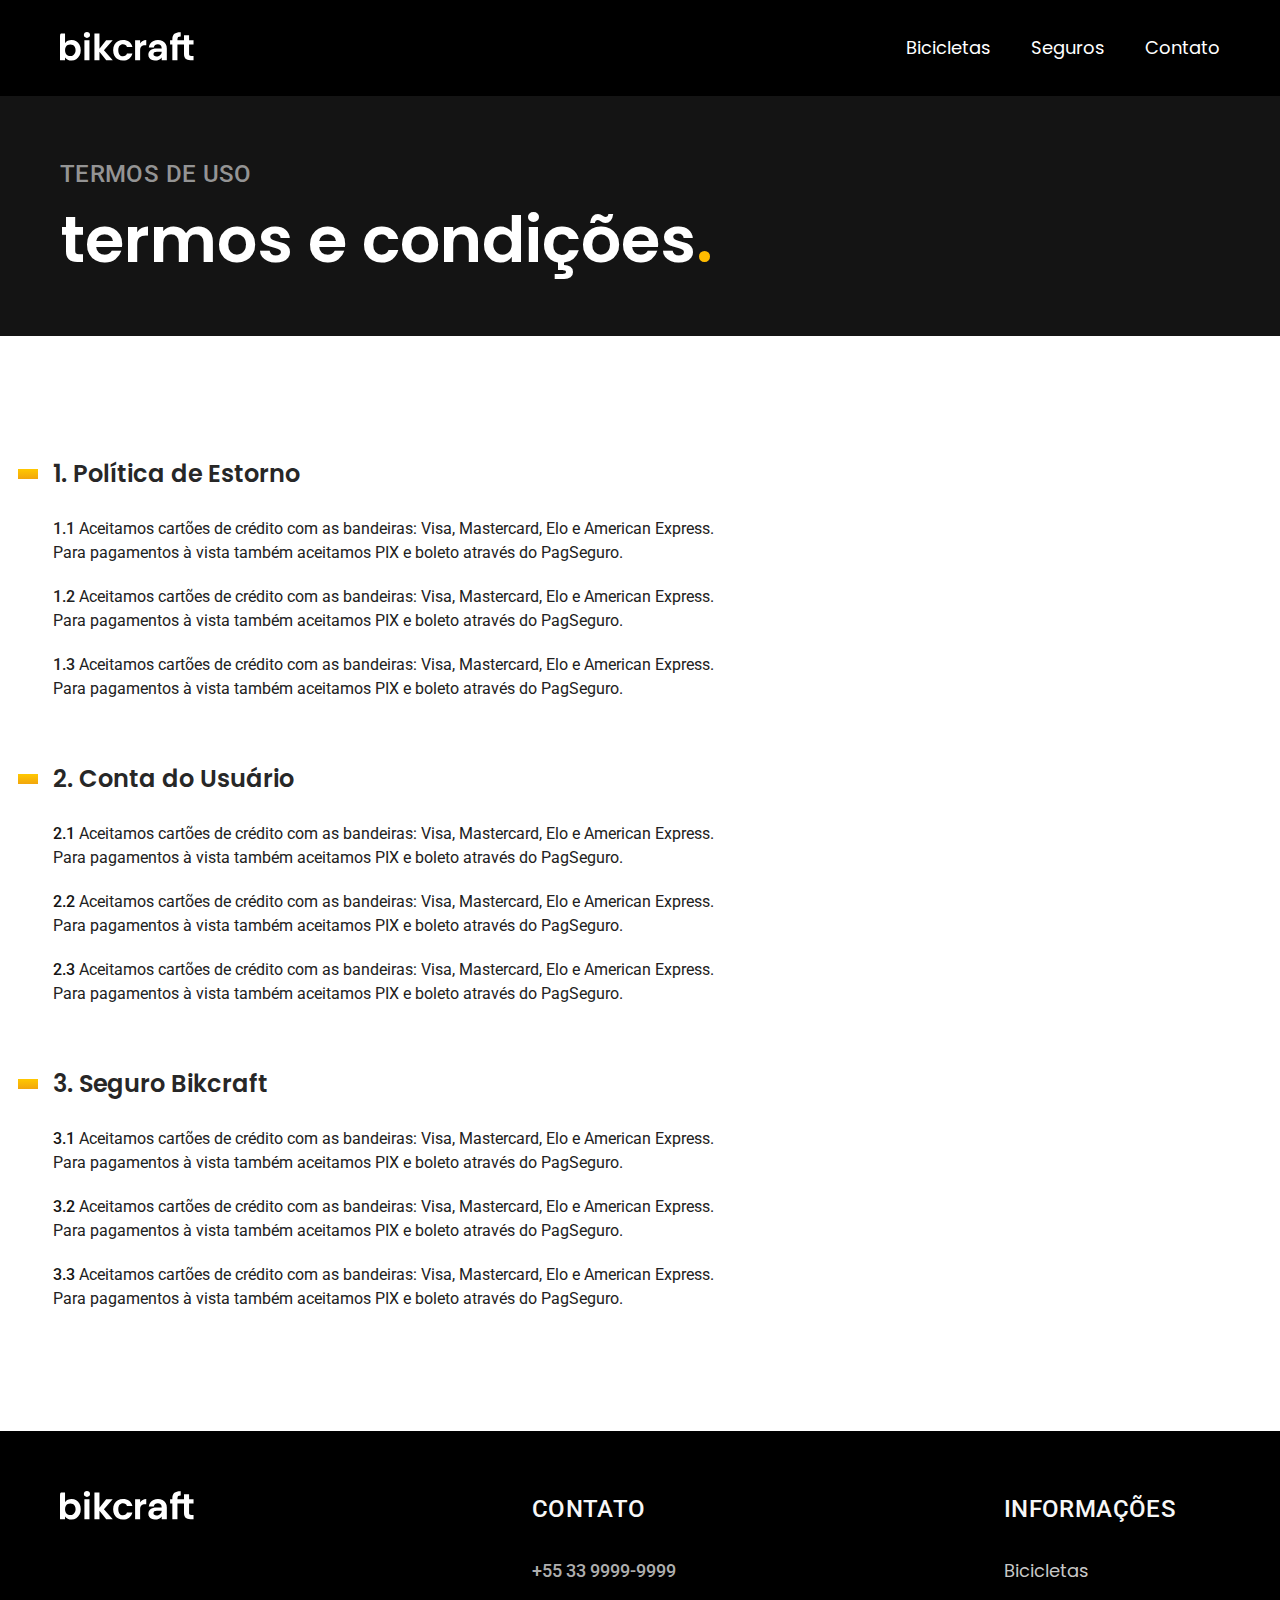
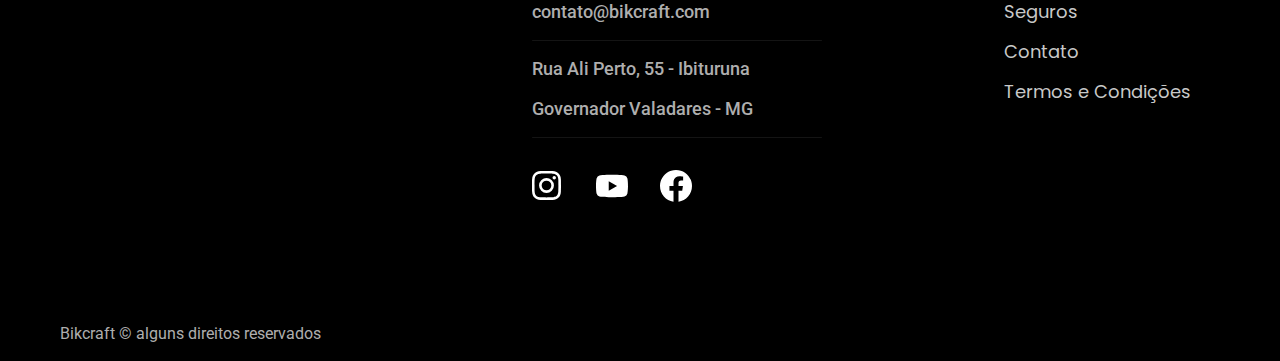
<file: termos.html>
<!DOCTYPE html>
<html lang="pt-br">

<head>
  <meta charset="UTF-8">
  <meta name="viewport" content="width=device-width, initial-scale=1.0">
  <link rel="preconnect" href="https://fonts.googleapis.com">
  <link rel="preconnect" href="https://fonts.gstatic.com" crossorigin>
  <link rel="preconnect" href="https://fonts.googleapis.com">
  <link rel="preconnect" href="https://fonts.gstatic.com" crossorigin>
  <link href="https://fonts.googleapis.com/css2?family=Poppins:wght@400;600&family=Roboto:wght@400;500&family=Source+Serif+Pro:ital,wght@1,400;1,600&display=swap" rel="stylesheet">
  <link rel="stylesheet" href="./css/style.css">
  <title>Termos e Condições | Bikcraft</title>
  <meta name="description" content="Termos e condições.">
</head>

<body id="termos">
  <header class="header-bg">
    <div class="container header">
      <a href="./"><img src="./img/bikcraft.svg" alt="Bikcraft"></a>
      <nav aria-label="primaria">
        <ul class="header-menu font-1-m cor-0">
          <li><a href="./bicicletas.html">Bicicletas</a></li>
          <li><a href="./seguros.html">Seguros</a></li>
          <li><a href="./contato.html">Contato</a></li>
        </ul>
      </nav>
    </div>
  </header>

  <main class="termos-condicoes">
    <div class="titulo-bg">
      <div class="titulo container">
        <p class="font-2-l-b cor-5">termos de uso</p>
        <h1 class="font-1-xxl cor-0">termos e condições<span class="cor-p1">.</span></h1>
      </div>
    </div>

    <div class="font-2-s cor-10 termos container">
      <h2 class="font-1-l cor-9">1. Política de Estorno</h2>
      <ul> 
        <li><span class="cor-10">1.1</span> Aceitamos cartões de crédito com as bandeiras: Visa, Mastercard, Elo e American Express. Para pagamentos à vista também aceitamos PIX e boleto através do PagSeguro.</li>
        <li><span class="cor-10">1.2</span> Aceitamos cartões de crédito com as bandeiras: Visa, Mastercard, Elo e American Express. Para pagamentos à vista também aceitamos PIX e boleto através do PagSeguro.</li>
        <li><span class="cor-10">1.3</span> Aceitamos cartões de crédito com as bandeiras: Visa, Mastercard, Elo e American Express. Para pagamentos à vista também aceitamos PIX e boleto através do PagSeguro.</li>
      </ul>
      <h2 class="font-1-l cor-9">2. Conta do Usuário</h2>
      <ul>
        <li><span class="cor-11">2.1</span> Aceitamos cartões de crédito com as bandeiras: Visa, Mastercard, Elo e American Express. Para pagamentos à vista também aceitamos PIX e boleto através do PagSeguro.</li>
        <li><span class="cor-11">2.2</span> Aceitamos cartões de crédito com as bandeiras: Visa, Mastercard, Elo e American Express. Para pagamentos à vista também aceitamos PIX e boleto através do PagSeguro.</li>
        <li><span class="cor-11">2.3</span> Aceitamos cartões de crédito com as bandeiras: Visa, Mastercard, Elo e American Express. Para pagamentos à vista também aceitamos PIX e boleto através do PagSeguro.</li>
      </ul>
      <h2 class="font-1-l cor-9">3. Seguro Bikcraft</h2>
      <ul>
        <li><span class="cor-11">3.1</span> Aceitamos cartões de crédito com as bandeiras: Visa, Mastercard, Elo e American Express. Para pagamentos à vista também aceitamos PIX e boleto através do PagSeguro.</li>
        <li><span class="cor-11">3.2</span> Aceitamos cartões de crédito com as bandeiras: Visa, Mastercard, Elo e American Express. Para pagamentos à vista também aceitamos PIX e boleto através do PagSeguro.</li>
        <li><span class="cor-11">3.3</span> Aceitamos cartões de crédito com as bandeiras: Visa, Mastercard, Elo e American Express. Para pagamentos à vista também aceitamos PIX e boleto através do PagSeguro.</li>
      </ul>
    </div>
  </main>

  <footer class="footer-bg">
    <div class="footer container">
      <img src="./img/bikcraft.svg" alt="Bikcraft">
      <div class="footer-contato">
        <h3 class="font-2-l-b cor-1">Contato</h3>
        <ul class="cor-4 font-2-m">
          <li><a href="tel:+553399999999">+55 33 9999-9999</a></li>
          <li><a href="mailto:contato@bikcraft.com">contato@bikcraft.com</a></li>
          <li>Rua Ali Perto, 55 - Ibituruna</li>
          <li>Governador Valadares - MG</li>
        </ul>
        <div class="footer-redes">
          <a href="./">
            <img src="./img/redes/instagram.svg" alt="Instagram">
          </a>
          <a href="./">
            <img src="./img/redes/youtube.svg" alt="Youtube">
          </a>
          <a href="./">
            <img src="./img/redes/facebook.svg" alt="Facebook">
          </a>
        </div>
      </div>
      <div class="footer-informacoes">
        <h3 class="font-2-l-b cor-1">Informações</h3>
        <nav>
          <ul class="font-1-m cor-3">
            <li><a href="./bicicletas.html">Bicicletas</a></li>
            <li><a href="./seguros.html">Seguros</a></li>
            <li><a href="./contato.html">Contato</a></li>
            <li><a href="./termos.html">Termos e Condições</a></li>
          </ul>
        </nav>
      </div>
      <p class="footer-copy font-2-s cor-4">Bikcraft © alguns direitos reservados</p>
    </div>
  </footer>
</body>

</html>
</file>
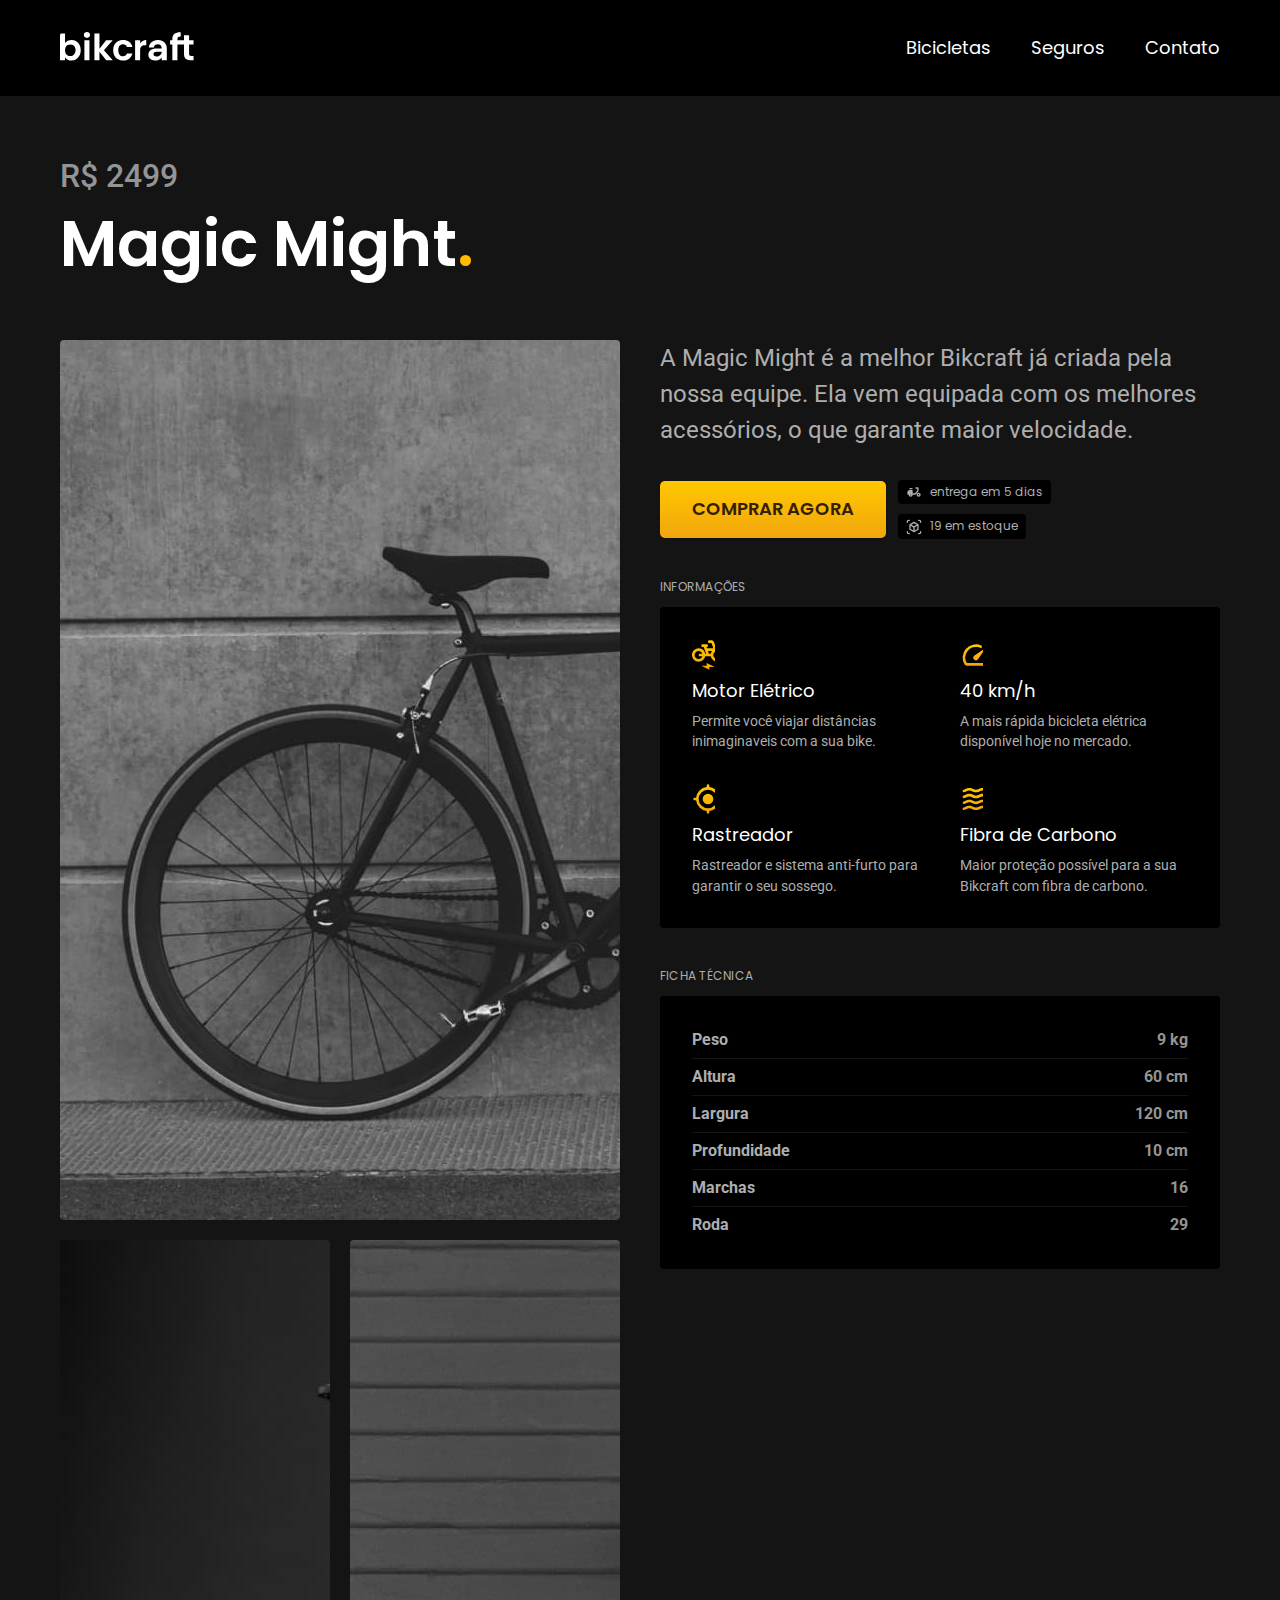
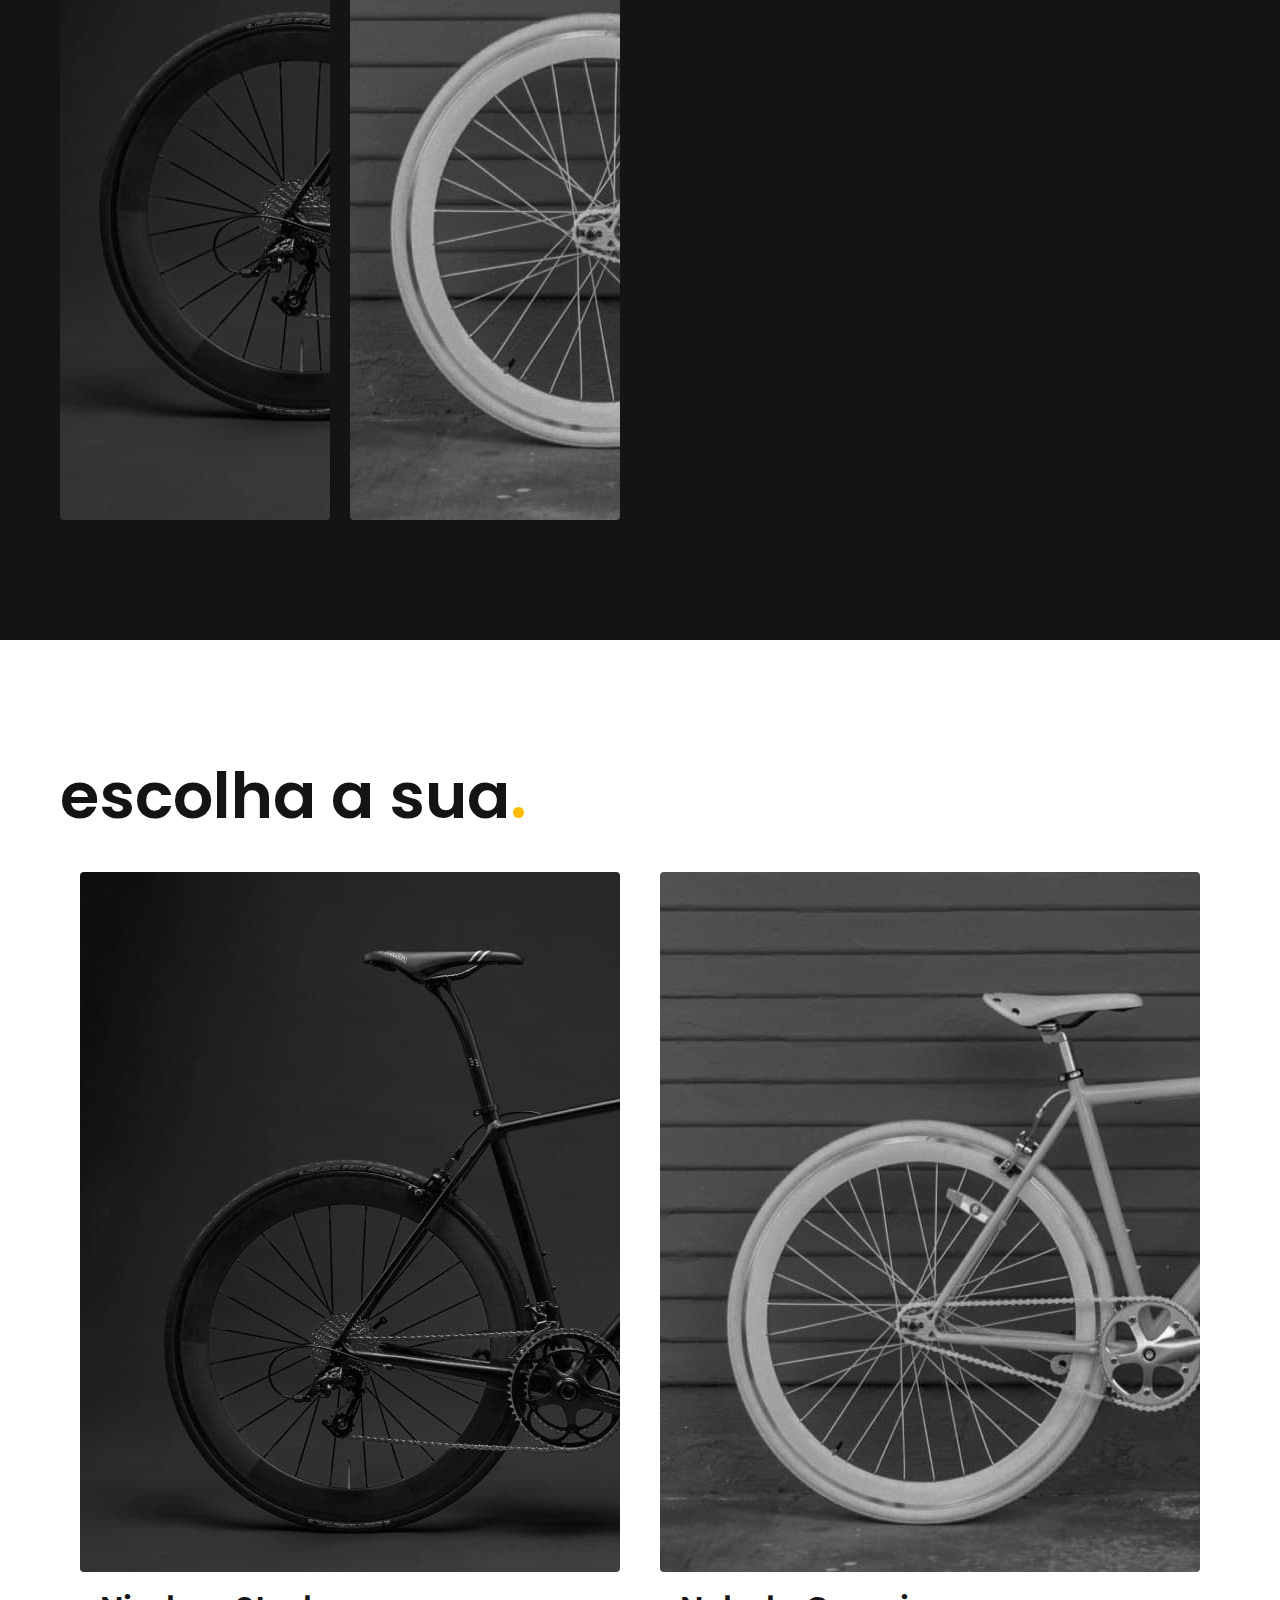
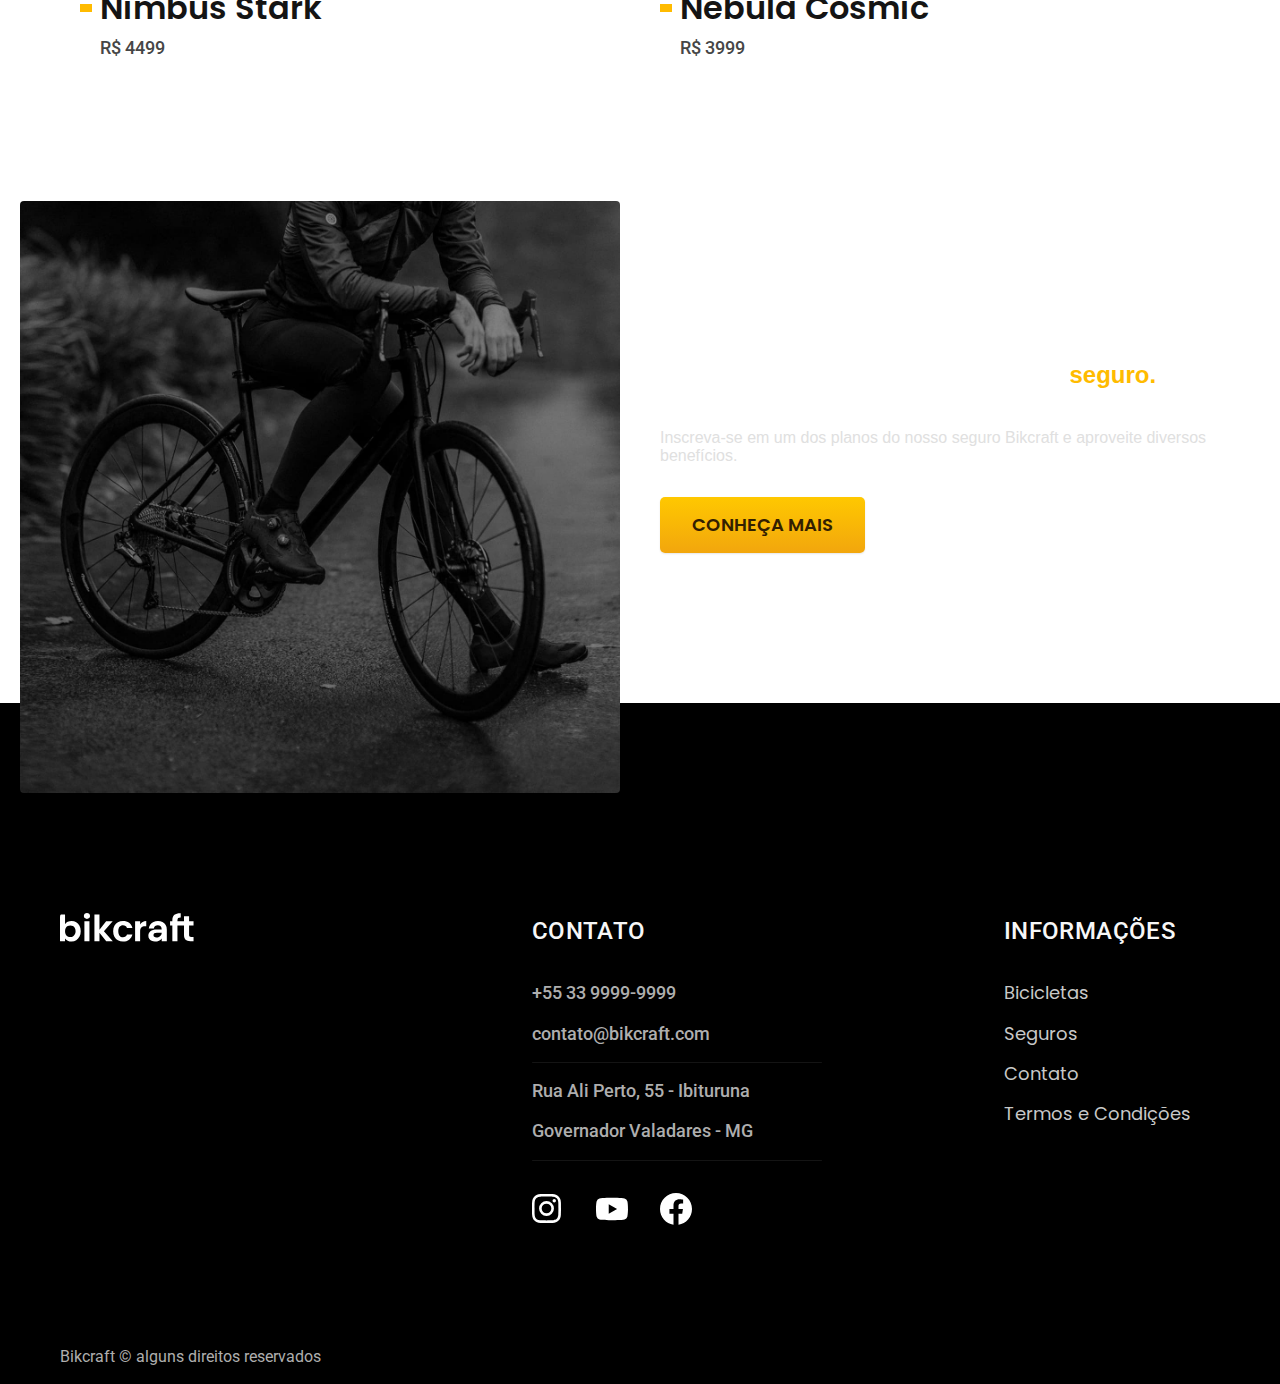
<file: bicicletas/magic.html>
<!DOCTYPE html>
<html lang="pt-br">

<head>
  <meta charset="UTF-8">
  <meta name="viewport" content="width=device-width, initial-scale=1.0">
  <link rel="preconnect" href="https://fonts.googleapis.com">
  <link rel="preconnect" href="https://fonts.gstatic.com" crossorigin>
  <link rel="preconnect" href="https://fonts.googleapis.com">
  <link rel="preconnect" href="https://fonts.gstatic.com" crossorigin>
  <link href="https://fonts.googleapis.com/css2?family=Poppins:wght@400;600&family=Roboto:wght@400;500&family=Source+Serif+Pro:ital,wght@1,400;1,600&display=swap" rel="stylesheet">
  <link rel="stylesheet" href="../css/style.css">
  <title>Magic Might | Bikcraft</title>
  <meta name="description" content="A Magic Might é a melhor Bikcraft já criada pela nossa equipe. Ela vem equipada com os melhores acessórios, o que garante maior velocidade.">
</head>

<body id="magic">
  <header class="header-bg">
    <div class="container header">
      <a href="../"><img src="../img/bikcraft.svg" width="136" height="32" alt="Bikcraft"></a>
      <nav aria-label="primaria">
        <ul class="header-menu font-1-m cor-0">
          <li><a href="../bicicletas.html">Bicicletas</a></li>
          <li><a href="../seguros.html">Seguros</a></li>
          <li><a href="../contato.html">Contato</a></li>
        </ul>
      </nav>
    </div>
  </header>

  <main class="titulo-bg">
    <div>
      <div class="titulo container">
        <p class="font-2-xl cor-5"><span class="up">R$</span> 2499</p>
        <h1 class="font-1-xxl cor-0">Magic Might<span class="cor-p1">.</span></h1>
      </div>
    </div>
    <div class="bicicleta container">
      <div class="bicicletas-imagens">
        <img src="../img/bicicleta/nimbus2.jpg" width="1120" height="880" alt="Bicicleta 1">
        <img src="../img/bicicleta/nimbus1.jpg" width="1120" height="880" alt="Bicicleta 2">
        <img src="../img/bicicleta/nimbus3.jpg" width="1120" height="880" alt="Bicicleta 3">
      </div>
      <div class="bicicleta-conteudo">
        <p class="font-2-l cor-4">A Magic Might é a melhor Bikcraft já criada pela nossa equipe. Ela vem equipada com os melhores acessórios, o que garante maior velocidade.</p>
        <div class="bicicleta-comprar">
          <a class="botao" href="../orcamento.html?tipo=bikcraft&produto=magic">comprar agora</a>
          <span class="cor-4 font-1-xs"><img src="../img/icones/entrega.svg" width="16" height="16" alt="">entrega em 5 dias</span>
          <span class="cor-4 font-1-xs"><img src="../img/icones/estoque.svg" width="16" height="16" alt="">19 em estoque</span>
        </div>
        <h2 class="font-1-xs cor-4">INFORMAÇÕES</h2>
        <ul class="bicicleta-infomacoes">
          <li>
            <img src="../img/icones/eletrica.svg" width="32" height="32" alt="">
            <h3 class="font-1-m cor-0">Motor Elétrico</h3>
            <p class="font-2-xs cor-4">Permite você viajar distâncias inimaginaveis com a sua bike.</p>
          </li>
          <li>
            <img src="../img/icones/velocidade.svg" width="32" height="32" alt="">
            <h3 class="font-1-m cor-0">40 km/h</h3>
            <p class="font-2-xs cor-4">A mais rápida bicicleta elétrica disponível hoje no mercado.</p>
          </li>
          <li>
            <img src="../img/icones/rastreador.svg" width="32" height="32" alt="">
            <h3 class="font-1-m cor-0">Rastreador</h3>
            <p class="font-2-xs cor-4">Rastreador e sistema anti-furto para garantir o seu sossego.</p>
          </li>
          <li>
            <img src="../img/icones/carbono.svg" width="32" height="32" alt="">
            <h3 class="font-1-m cor-0">Fibra de Carbono</h3>
            <p class="font-2-xs cor-4">Maior proteção possível para a sua Bikcraft com fibra de carbono.</p>
          </li>
        </ul>
        <h2 class="font-1-xs cor-4">FICHA TÉCNICA</h2>
        <ul class="bicicleta-ficha font-2-s cor-4">
          <li>
            <h4>Peso<span>9 kg</span></h4>
            <h4>Altura<span>60 cm</span></h4>
            <h4>Largura<span>120 cm</span></h4>
            <h4>Profundidade<span>10 cm</span></h4>
            <h4>Marchas<span>16</span></h4>
            <h4>Roda<span>29</span></h4>
          </li>
        </ul>
      </div>
    </div>
  </main>

  <article id="escolha-a-sua" class="container bicicletas-lista">
    <h2 class="font-1-xxl cor-11">escolha a sua<span class="cor-p1">.</span></h2>
    <ul>
      <li>
        <a href="./nimbus.html">
          <img src="../img/bicicletas/nimbus.jpg" width="1120" height="700" alt="Dark Bike">
          <h3 class="font-1-xl cor-11">Nimbus Stark</h3>
          <span class="font-2-m cor-8">R$ 4499</span>
        </a>
      </li>
      <li>
        <a href="./nebula.html">
          <img src="../img/bicicletas/nebula.jpg" width="1120" height="700" alt="Gray Bike">
          <h3 class="font-1-xl cor-11">Nebula Cosmic</h3>
          <span class="font-2-m cor-8">R$ 3999</span>
        </a>
      </li>
    </ul>
  </article>

  <article class="seguro-bg">
    <div id="container-seguro" class="seguro container">
      <div class="seguro-imagem">
        <img src="../img/fotos/seguros.jpg" width="1340" height="1324" alt="Seguro">
      </div>
      <div class="seguro-conteudo">
        <h2 class="font-1-xl-2 cor-0">Pedale mais tranquilo com o nosso <span class="cor-p1">seguro.</span></h2>
        <p class="font-2-light2 cor-2">Inscreva-se em um dos planos do nosso seguro Bikcraft e aproveite diversos benefícios.</p>
        <a class="botao" href="../seguros.html">conheça mais</a>
      </div>
    </div>
  </article>

  <footer id="footer-seguro" class="footer-bg">
    <div class="footer container">
      <img src="../img/bikcraft.svg" width="136" height="32" alt="Bikcraft">
      <div class="footer-contato">
        <h3 class="font-2-l-b cor-1">Contato</h3>
        <ul class="cor-4 font-2-m">
          <li><a href="tel:+553399999999">+55 33 9999-9999</a></li>
          <li><a href="mailto:contato@bikcraft.com">contato@bikcraft.com</a></li>
          <li>Rua Ali Perto, 55 - Ibituruna</li>
          <li>Governador Valadares - MG</li>
        </ul>
        <div class="footer-redes">
          <a href="./">
            <img src="../img/redes/instagram.svg" width="32" height="32" alt="Instagram">
          </a>
          <a href="./">
            <img src="../img/redes/youtube.svg" width="32" height="32" alt="Youtube">
          </a>
          <a href="./">
            <img src="../img/redes/facebook.svg" width="32" height="32" alt="Facebook">
          </a>
        </div>
      </div>
      <div class="footer-informacoes">
        <h3 class="font-2-l-b cor-1">Informações</h3>
        <nav>
          <ul class="font-1-m cor-3">
            <li><a href="../bicicletas.html">Bicicletas</a></li>
            <li><a href="../seguros.html">Seguros</a></li>
            <li><a href="../contato.html">Contato</a></li>
            <li><a href="../termos.html">Termos e Condições</a></li>
          </ul>
        </nav>
      </div>
      <p class="footer-copy font-2-s cor-4">Bikcraft © alguns direitos reservados</p>
    </div>
  </footer>
  <script src="../script/script.js"></script>
</body>

</html>
</file>
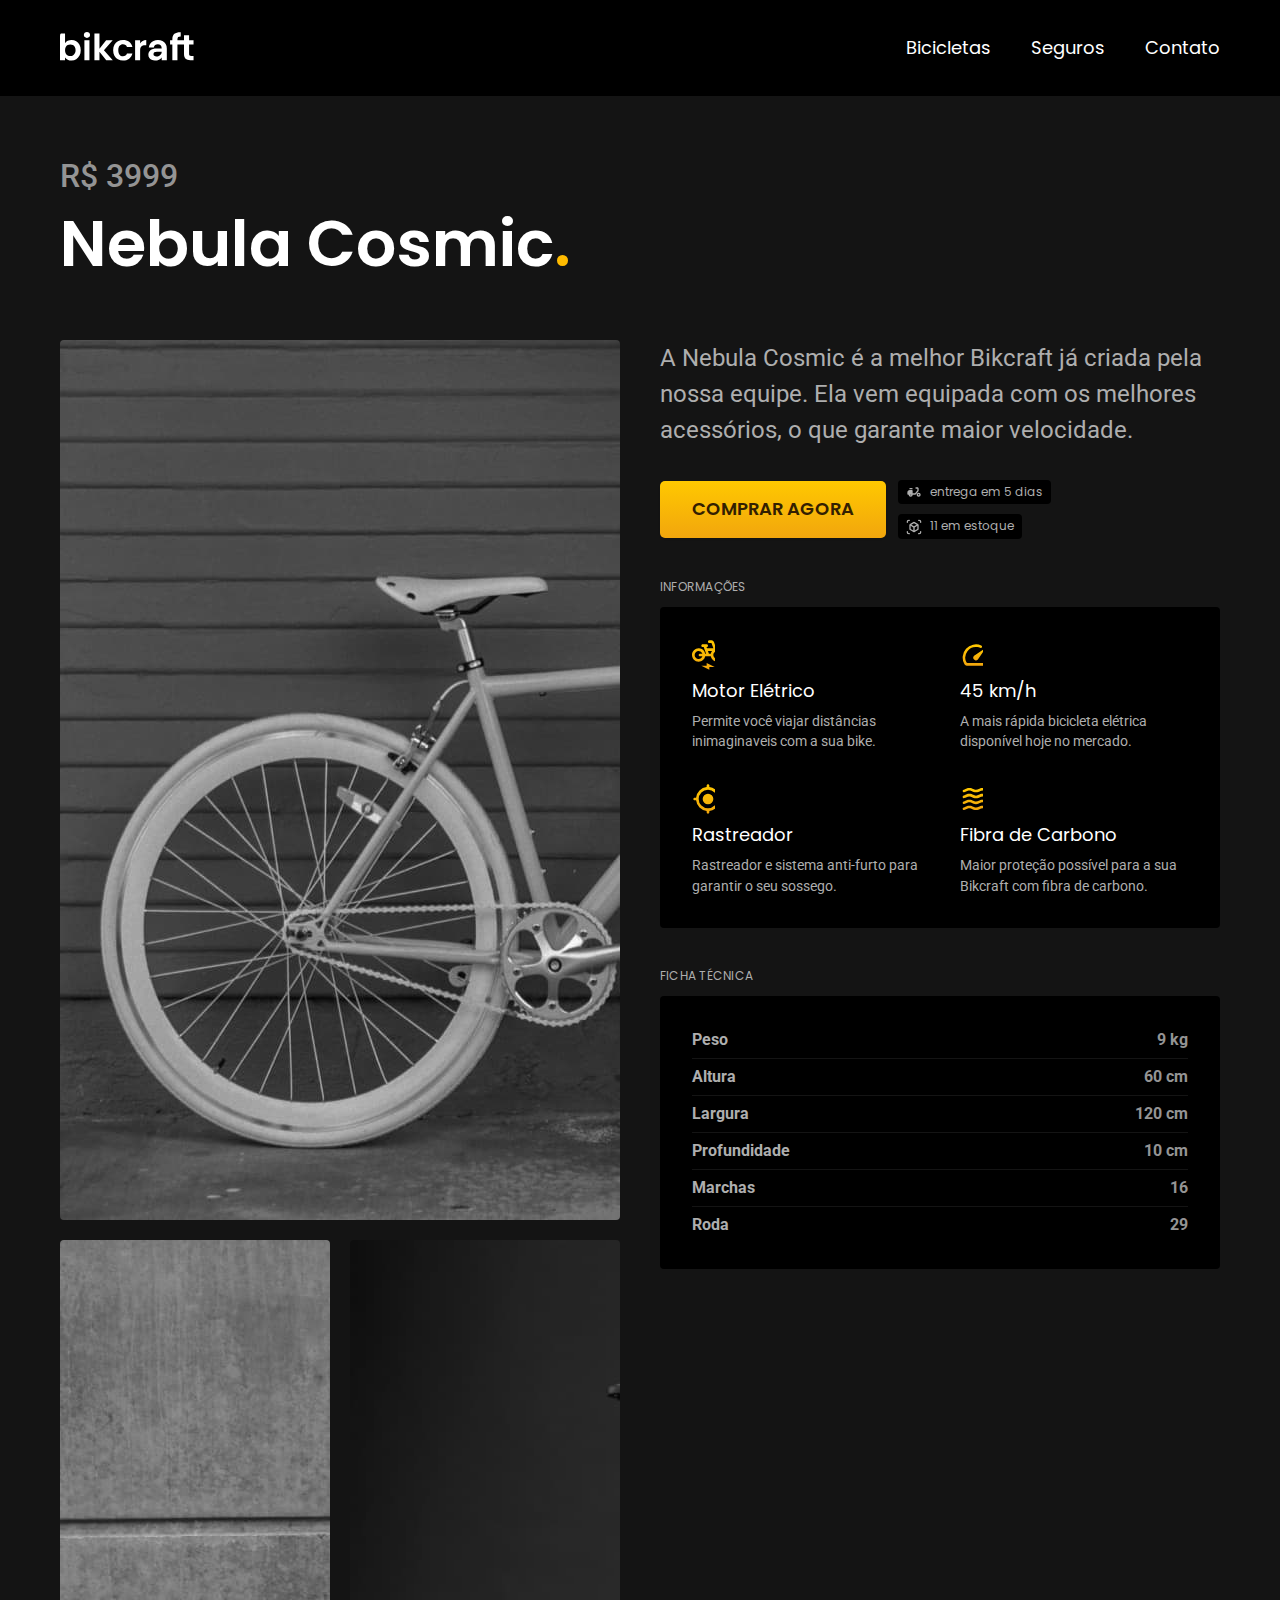
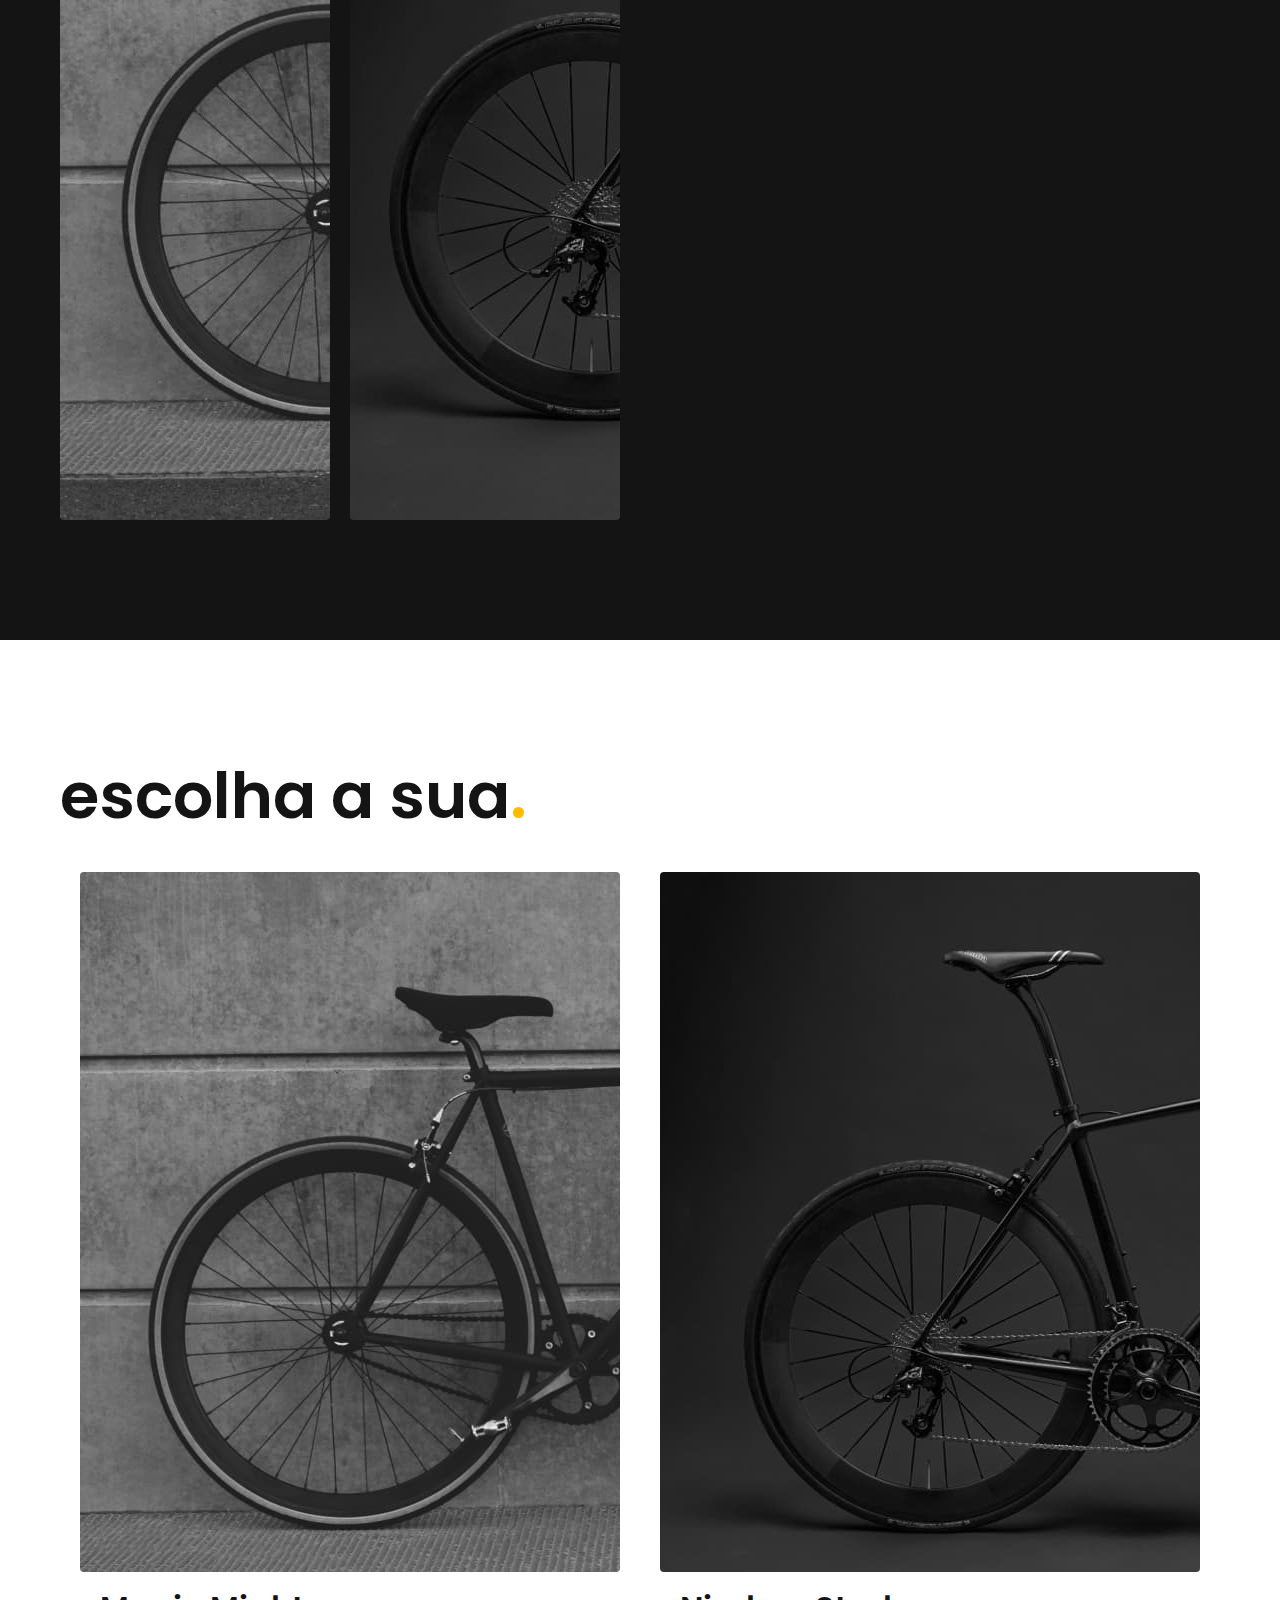
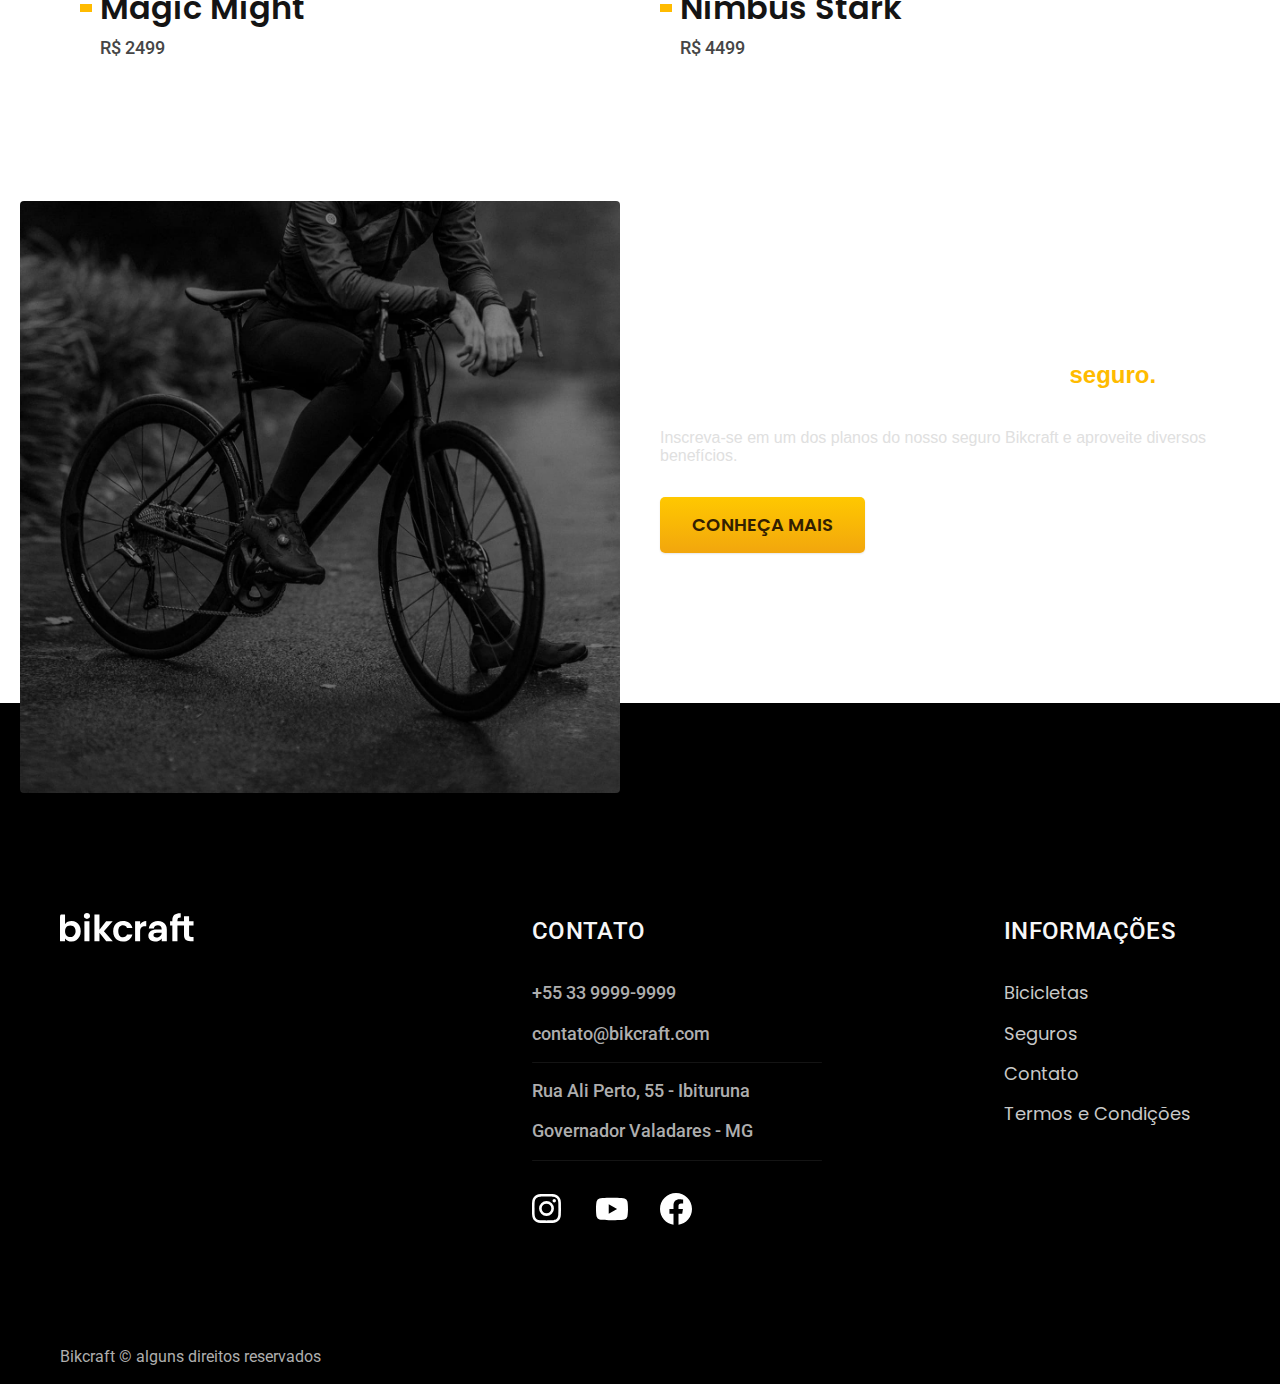
<file: bicicletas/nebula.html>
<!DOCTYPE html>
<html lang="pt-br">

<head>
  <meta charset="UTF-8">
  <meta name="viewport" content="width=device-width, initial-scale=1.0">
  <link rel="preconnect" href="https://fonts.googleapis.com">
  <link rel="preconnect" href="https://fonts.gstatic.com" crossorigin>
  <link rel="preconnect" href="https://fonts.googleapis.com">
  <link rel="preconnect" href="https://fonts.gstatic.com" crossorigin>
  <link href="https://fonts.googleapis.com/css2?family=Poppins:wght@400;600&family=Roboto:wght@400;500&family=Source+Serif+Pro:ital,wght@1,400;1,600&display=swap" rel="stylesheet">
  <link rel="stylesheet" href="../css/style.css">
  <title>Nebula Cosmic | Bikcraft</title>
  <meta name="description" content="A Nebula Cosmic é a melhor Bikcraft já criada pela nossa equipe. Ela vem equipada com os melhores acessórios, o que garante maior velocidade.">
  <script>document.documentElement.classList.add('js');</script>
</head>

<body id="nebula">
  <header class="header-bg">
    <div class="container header">
      <a href="../"><img src="../img/bikcraft.svg" width="136" height="32" alt="Bikcraft"></a>
      <nav aria-label="primaria">
        <ul class="header-menu font-1-m cor-0">
          <li><a href="../bicicletas.html">Bicicletas</a></li>
          <li><a href="../seguros.html">Seguros</a></li>
          <li><a href="../contato.html">Contato</a></li>
        </ul>
      </nav>
    </div>
  </header>

  <main class="titulo-bg">
    <div>
      <div class="titulo container">
        <p class="font-2-xl cor-5"><span class="up">R$</span> 3999</p>
        <h1 class="font-1-xxl cor-0">Nebula Cosmic<span class="cor-p1">.</span></h1>
      </div>
    </div>
    <div class="bicicleta container">
      <div class="bicicletas-imagens">
        <img src="../img/bicicleta/nimbus3.jpg" width="1120" height="880" alt="Bicicleta 1">
        <img src="../img/bicicleta/nimbus2.jpg" width="1120" height="880" alt="Bicicleta 2">
        <img src="../img/bicicleta/nimbus1.jpg" width="1120" height="880" alt="Bicicleta 3">
      </div>
      <div class="bicicleta-conteudo">
        <p class="font-2-l cor-4">A Nebula Cosmic é a melhor Bikcraft já criada pela nossa equipe. Ela vem equipada com os melhores acessórios, o que garante maior velocidade.</p>
        <div class="bicicleta-comprar">
          <a class="botao" href="../orcamento.html?tipo=bikcraft&produto=nebula">comprar agora</a>
          <span class="cor-4 font-1-xs"><img src="../img/icones/entrega.svg" width="16" height="16" alt="">entrega em 5 dias</span>
          <span class="cor-4 font-1-xs"><img src="../img/icones/estoque.svg" width="16" height="16" alt="">11 em estoque</span>
        </div>
        <h2 class="font-1-xs cor-4">INFORMAÇÕES</h2>
        <ul class="bicicleta-infomacoes">
          <li>
            <img src="../img/icones/eletrica.svg" width="32" height="32" alt="">
            <h3 class="font-1-m cor-0">Motor Elétrico</h3>
            <p class="font-2-xs cor-4">Permite você viajar distâncias inimaginaveis com a sua bike.</p>
          </li>
          <li>
            <img src="../img/icones/velocidade.svg" width="32" height="32" alt="">
            <h3 class="font-1-m cor-0">45 km/h</h3>
            <p class="font-2-xs cor-4">A mais rápida bicicleta elétrica disponível hoje no mercado.</p>
          </li>
          <li>
            <img src="../img/icones/rastreador.svg" width="32" height="32" alt="">
            <h3 class="font-1-m cor-0">Rastreador</h3>
            <p class="font-2-xs cor-4">Rastreador e sistema anti-furto para garantir o seu sossego.</p>
          </li>
          <li>
            <img src="../img/icones/carbono.svg" width="32" height="32" alt="">
            <h3 class="font-1-m cor-0">Fibra de Carbono</h3>
            <p class="font-2-xs cor-4">Maior proteção possível para a sua Bikcraft com fibra de carbono.</p>
          </li>
        </ul>
        <h2 class="font-1-xs cor-4">FICHA TÉCNICA</h2>
        <ul class="bicicleta-ficha font-2-s cor-4">
          <li>
            <h4>Peso<span>9 kg</span></h4>
            <h4>Altura<span>60 cm</span></h4>
            <h4>Largura<span>120 cm</span></h4>
            <h4>Profundidade<span>10 cm</span></h4>
            <h4>Marchas<span>16</span></h4>
            <h4>Roda<span>29</span></h4>
          </li>
        </ul>
      </div>
    </div>
  </main>

  <article id="escolha-a-sua" class="container bicicletas-lista">
    <h2 class="font-1-xxl cor-11">escolha a sua<span class="cor-p1">.</span></h2>
    <ul>
      <li>
        <a href="./magic.html">
          <img src="../img/bicicletas/magic.jpg" width="1120" height="700" alt="Dark Bike">
          <h3 class="font-1-xl cor-11">Magic Might</h3>
          <span class="font-2-m cor-8">R$ 2499</span>
        </a>
      </li>
      <li>
        <a href="./nimbus.html">
          <img src="../img/bicicletas/nimbus.jpg" width="1120" height="700" alt="Gray Bike">
          <h3 class="font-1-xl cor-11">Nimbus Stark</h3>
          <span class="font-2-m cor-8">R$ 4499</span>
        </a>
      </li>
    </ul>
  </article>

  <article class="seguro-bg">
    <div id="container-seguro" class="seguro container">
      <div class="seguro-imagem">
        <img src="../img/fotos/seguros.jpg" width="1340" height="1324" alt="Seguro">
      </div>
      <div class="seguro-conteudo">
        <h2 class="font-1-xl-2 cor-0">Pedale mais tranquilo com o nosso <span class="cor-p1">seguro.</span></h2>
        <p class="font-2-light2 cor-2">Inscreva-se em um dos planos do nosso seguro Bikcraft e aproveite diversos benefícios.</p>
        <a class="botao" href="../seguros.html">conheça mais</a>
      </div>
    </div>
  </article>

  <footer id="footer-seguro" class="footer-bg">
    <div class="footer container">
      <img src="../img/bikcraft.svg" width="136" height="32" alt="Bikcraft">
      <div class="footer-contato">
        <h3 class="font-2-l-b cor-1">Contato</h3>
        <ul class="cor-4 font-2-m">
          <li><a href="tel:+553399999999">+55 33 9999-9999</a></li>
          <li><a href="mailto:contato@bikcraft.com">contato@bikcraft.com</a></li>
          <li>Rua Ali Perto, 55 - Ibituruna</li>
          <li>Governador Valadares - MG</li>
        </ul>
        <div class="footer-redes">
          <a href="./">
            <img src="../img/redes/instagram.svg" width="32" height="32" alt="Instagram">
          </a>
          <a href="./">
            <img src="../img/redes/youtube.svg" width="32" height="32" alt="Youtube">
          </a>
          <a href="./">
            <img src="../img/redes/facebook.svg" width="32" height="32" alt="Facebook">
          </a>
        </div>
      </div>
      <div class="footer-informacoes">
        <h3 class="font-2-l-b cor-1">Informações</h3>
        <nav>
          <ul class="font-1-m cor-3">
            <li><a href="../bicicletas.html">Bicicletas</a></li>
            <li><a href="../seguros.html">Seguros</a></li>
            <li><a href="../contato.html">Contato</a></li>
            <li><a href="../termos.html">Termos e Condições</a></li>
          </ul>
        </nav>
      </div>
      <p class="footer-copy font-2-s cor-4">Bikcraft © alguns direitos reservados</p>
    </div>
  </footer>
  <script src="../script/script.js"></script>
</body>

</html>
</file>
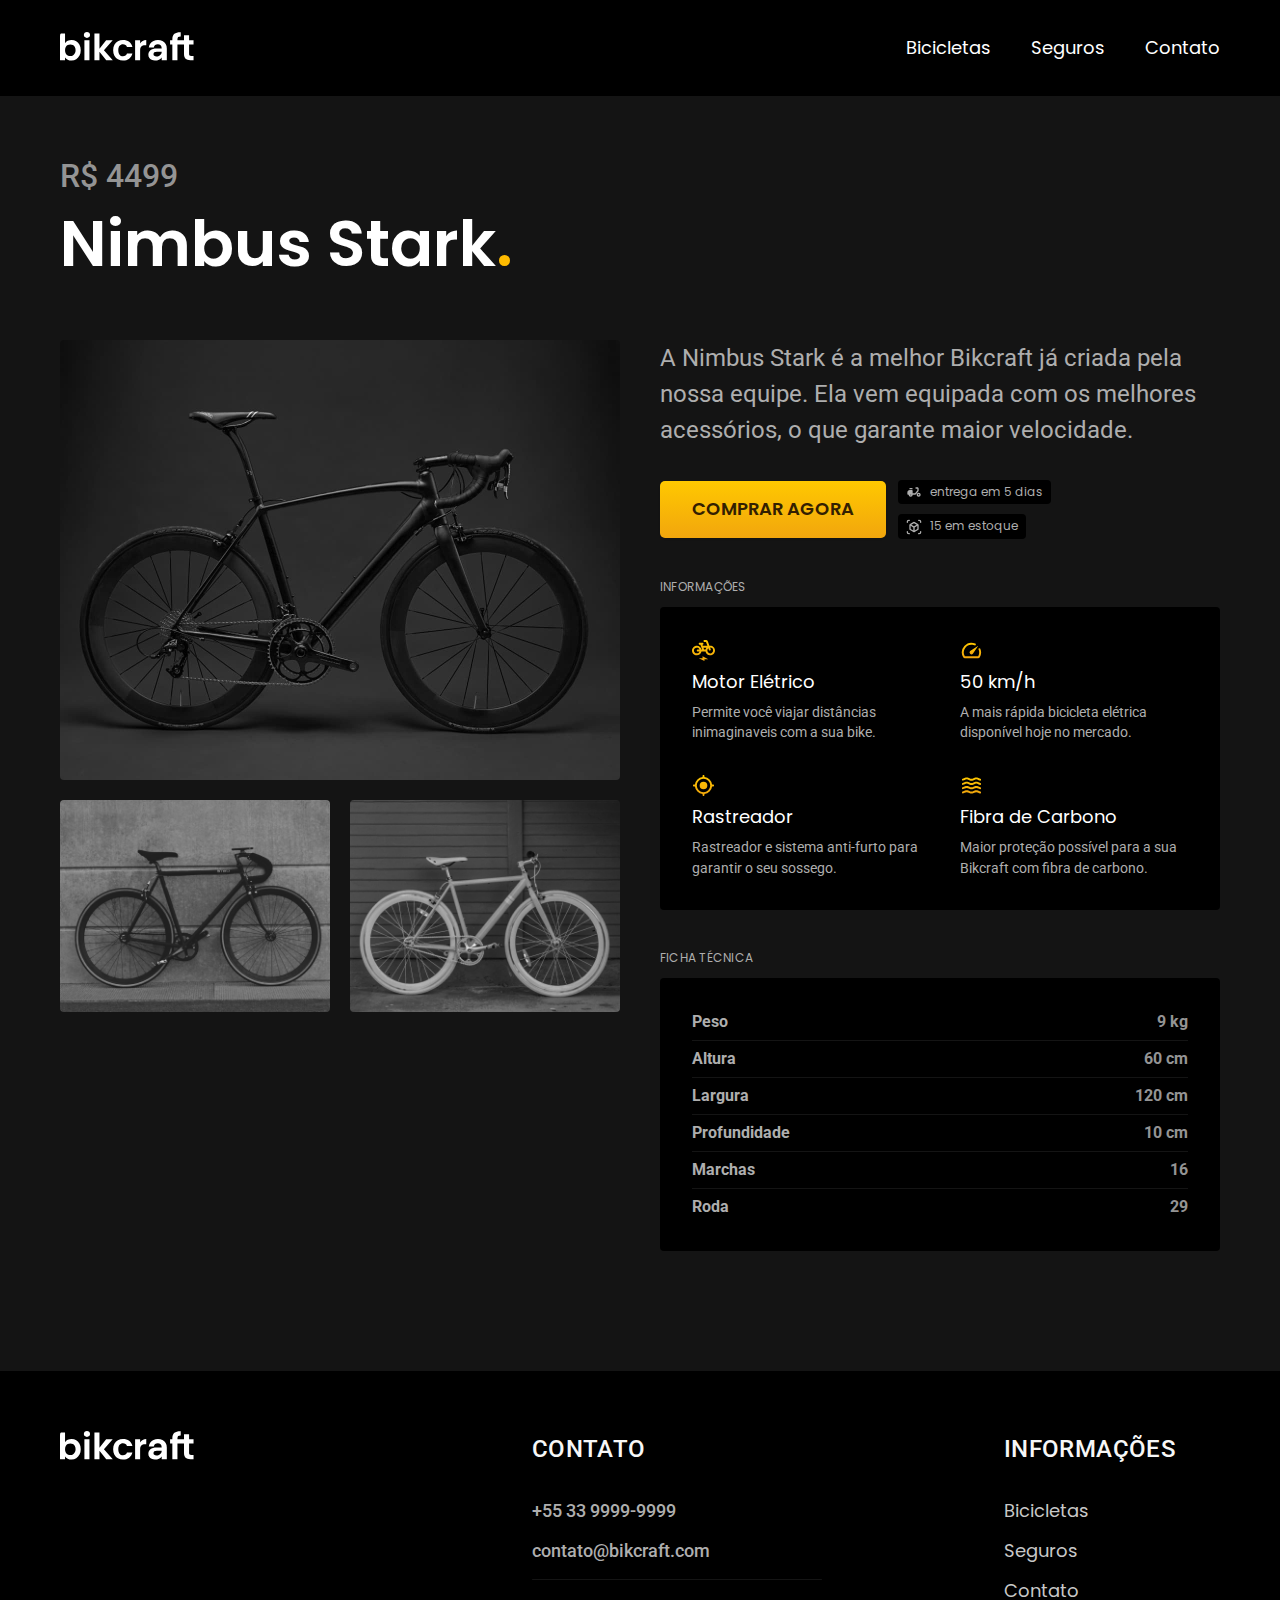
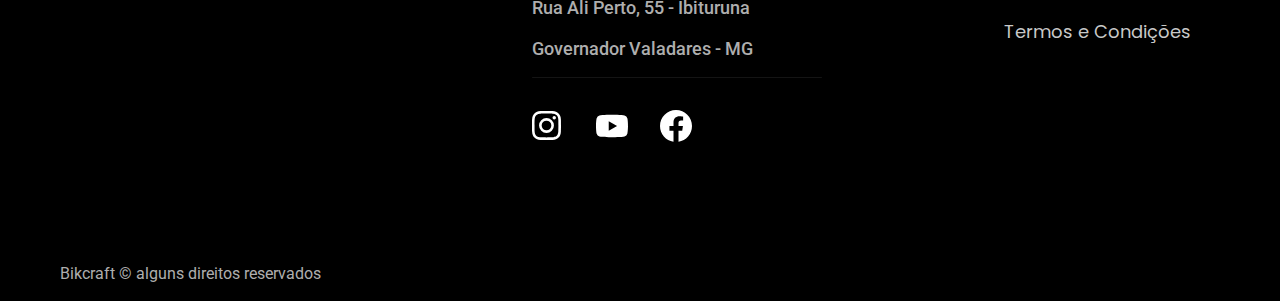
<file: bicicletas/nimbus.html>
<!DOCTYPE html>
<html lang="pt-br">

<head>
  <meta charset="UTF-8">
  <meta name="viewport" content="width=device-width, initial-scale=1.0">
  <link rel="preconnect" href="https://fonts.googleapis.com">
  <link rel="preconnect" href="https://fonts.gstatic.com" crossorigin>
  <link rel="preconnect" href="https://fonts.googleapis.com">
  <link rel="preconnect" href="https://fonts.gstatic.com" crossorigin>
  <link href="https://fonts.googleapis.com/css2?family=Poppins:wght@400;600&family=Roboto:wght@400;500&family=Source+Serif+Pro:ital,wght@1,400;1,600&display=swap" rel="stylesheet">
  <link rel="stylesheet" href="../css/style.css">
  <title>Nimbus Stark | Bikcraft</title>
  <meta name="description" content="A Nimbus Stark é a melhor Bikcraft já criada pela nossa equipe. Ela vem equipada com os melhores acessórios, o que garante maior velocidade.">
</head>

<body id="bicicleta">
  <header class="header-bg">
    <div class="container header">
      <a href="./"><img src="../img/bikcraft.svg" alt="Bikcraft"></a>
      <nav aria-label="primaria">
        <ul class="header-menu font-1-m cor-0">
          <li><a href="../bicicletas.html">Bicicletas</a></li>
          <li><a href="../seguros.html">Seguros</a></li>
          <li><a href="../contato.html">Contato</a></li>
        </ul>
      </nav>
    </div>
  </header>

  <main class="titulo-bg">
    <div>
      <div class="titulo container">
        <p class="font-2-xl cor-5">R$ 4499</p>
        <h1 class="font-1-xxl cor-0">Nimbus Stark<span class="cor-p1">.</span></h1>
      </div>
    </div>
    <div class="bicicleta container">
      <div class="bicicletas-imagens">
        <img src="../img/bicicleta/nimbus1.jpg" alt="">
        <img src="../img/bicicleta/nimbus2.jpg" alt="">
        <img src="../img/bicicleta/nimbus3.jpg" alt="">
      </div>
      <div class="bicicleta-conteudo">
        <p class="font-2-l cor-4">A Nimbus Stark é a melhor Bikcraft já criada pela nossa equipe. Ela vem equipada com os melhores acessórios, o que garante maior velocidade.</p>
        <div class="bicicleta-comprar">
          <a class="botao" href="../orcamento.html">comprar agora</a>
          <span class="cor-4 font-1-xs"><img src="../img/icones/entrega.svg" alt="">entrega em 5 dias</span>
          <span class="cor-4 font-1-xs"><img src="../img/icones/estoque.svg" alt="">15 em estoque</span>
        </div>
      <h2 class="font-1-xs cor-4">INFORMAÇÕES</h2>
      <ul class="bicicleta-infomacoes">
        <li>
          <img src="../img/icones/eletrica.svg" alt="">
          <h3 class="font-1-m cor-0">Motor Elétrico</h3>
          <p class="font-2-xs cor-4">Permite você viajar distâncias inimaginaveis com a sua bike.</p>
        </li>
        <li>
          <img src="../img/icones/velocidade.svg" alt="">
          <h3 class="font-1-m cor-0">50 km/h</h3>
          <p class="font-2-xs cor-4">A mais rápida bicicleta elétrica disponível hoje no mercado.</p>
        </li>
        <li>
          <img src="../img/icones/rastreador.svg" alt="">
          <h3 class="font-1-m cor-0">Rastreador</h3>
          <p class="font-2-xs cor-4">Rastreador e sistema anti-furto para garantir o seu sossego.</p>
        </li>
        <li>
          <img src="../img/icones/carbono.svg" alt="">
          <h3 class="font-1-m cor-0">Fibra de Carbono</h3>
          <p class="font-2-xs cor-4">Maior proteção possível para a sua Bikcraft com fibra de carbono.</p>
        </li>
      </ul>
      <h2 class="font-1-xs cor-4">FICHA TÉCNICA</h2>
      <ul class="bicicleta-ficha font-2-s cor-4">
        <li>
          <h4>Peso<span>9 kg</span></h4>
          <h4>Altura<span>60 cm</span></h4>
          <h4>Largura<span>120 cm</span></h4>
          <h4>Profundidade<span>10 cm</span></h4>
          <h4>Marchas<span>16</span></h4>
          <h4>Roda<span>29</span></h4>
        </li>
      </ul>
    </div>
    </div>
  </main>

  <footer class="footer-bg">
    <div class="footer container">
      <img src="../img/bikcraft.svg" alt="Bikcraft">
      <div class="footer-contato">
        <h3 class="font-2-l-b cor-1">Contato</h3>
        <ul class="cor-4 font-2-m">
          <li><a href="tel:+553399999999">+55 33 9999-9999</a></li>
          <li><a href="mailto:contato@bikcraft.com">contato@bikcraft.com</a></li>
          <li>Rua Ali Perto, 55 - Ibituruna</li>
          <li>Governador Valadares - MG</li>
        </ul>
        <div class="footer-redes">
          <a href="./">
            <img src="../img/redes/instagram.svg" alt="Instagram">
          </a>
          <a href="./">
            <img src="../img/redes/youtube.svg" alt="Youtube">
          </a>
          <a href="./">
            <img src="../img/redes/facebook.svg" alt="Facebook">
          </a>
        </div>
      </div>
      <div class="footer-informacoes">
        <h3 class="font-2-l-b cor-1">Informações</h3>
        <nav>
          <ul class="font-1-m cor-3">
            <li><a href="../bicicletas.html">Bicicletas</a></li>
            <li><a href="../seguros.html">Seguros</a></li>
            <li><a href="../contato.html">Contato</a></li>
            <li><a href="../termos.html">Termos e Condições</a></li>
          </ul>
        </nav>
      </div>
      <p class="footer-copy font-2-s cor-4">Bikcraft © alguns direitos reservados</p>
    </div>
  </footer>
</body>

</html>
</file>
<file: css/style.css>
@import "./global/global.css";
@import "./global/header.css";
@import "./global/footer.css";
@import "./utilidades/cores.css";
@import "./utilidades/tipografia.css";
@import "./utilidades/animacao.css";

/* UTILIDADES */
@import "./utilidades/componentes.css";
@import "./utilidades/formulario.css";

/* HOME */
@import "./home/introducao.css";
@import "./home/tecnologia.css";
@import "./home/parceiros.css";
@import "./home/depoimento.css";

/* BICICLETAS */
@import "./bicicletas/bicicletas-lista.css";
@import "./bicicletas/bicicletas.css";

/* BICICLETA */
@import "./bicicleta/bicicleta.css";
@import "./bicicleta/seguro.css";

/* SEGUROS */
@import "./seguros/seguros.css";
@import "./seguros/vantagens.css";
@import "./seguros/perguntas.css";

/* CONTATO */
@import "./contato/contato.css";
@import "./contato/lojas.css";

/* ORÇAMENTO */
@import "./orcamento/orcamento.css";

/* TERMOS */
@import "./termos/termos.css";
</file>
<file: css/style.min.css>
body{background-color:var(--bg);color:#141414;margin:0;font-family:Arial,Helvetica,sans-serif}blockquote,dd,h1,h2,h3,h4,h5,h6,p,ul{margin:0}ul{padding:0;list-style:none}a{text-decoration:none;color:inherit}img{height:auto;max-width:100%;display:block;object-fit:cover;object-position:left;border-radius:4px}span{display:inline-block}img [src$=".jpg"]{border-radius:4px}button{outline:0;border:none}.header-bg{background:var(--bg5)}.header{display:flex;flex-wrap:wrap;gap:20px;justify-content:space-between;align-items:center;box-sizing:border-box;padding-top:20px;padding-bottom:20px}.header-menu{display:flex;flex-wrap:wrap;gap:40px}.header-menu a{padding:16px 0;display:inline-block;position:relative}.header-menu a::after{content:"";display:block;height:2px;width:0%;margin-top:4px;background-color:var(--bg0);transition:.3s;position:absolute}.header-menu a.ativo::after,.header-menu a:hover::after{width:100%}@media (max-width:800px){.header-menu{gap:20px}.header-menu a{background-color:var(--bg4);padding:12px 16px;border-radius:4px}.header-menu a:hover{background-color:var(--bg3)}.header a::after{display:none}}@media (max-width:600px){.header-menu{gap:12px}.header-menu a{padding:8px 12px}}.footer-bg{background:var(--bg5) url("../img/dec/top-right.svg") no-repeat top 40px right 40px}.footer{padding-top:60px;padding-bottom:15px;display:grid;grid-template-columns:4fr 4fr 2fr;gap:40px}.footer h3{margin-bottom:32px}.footer-contato ul{margin-bottom:32px}.footer-contato li:nth-child(2n):after{content:"";display:block;max-width:290px;height:1px;background-color:var(--bg4);border-radius:4px;margin-top:16px}.footer li{margin-bottom:16px}.footer-redes{display:flex;gap:32px;transition:.3s}.footer-redes img:hover{width:31px}.footer a:hover{color:var(--c1)}.footer-copy{grid-column:1/-1;margin-top:80px}@media (max-width:1360px){.footer-bg{background:var(--bg5)}}@media (max-width:800px){.footer>img{display:none}.footer{grid-template-columns:1fr 1fr}.footer-bg{background:var(--bg5) url("../img/dec/top-right.svg") no-repeat top 40px right 40px}}@media (max-width:600px){.footer{grid-template-columns:1fr;gap:60px}.footer-copy{margin-top:0}}.cor-0{color:var(--w)}.cor-1{color:var(--c1)}.cor-2{color:var(--c2)}.cor-3{color:var(--c3)}.cor-4{color:var(--c4)}.cor-5{color:var(--c5)}.cor-6{color:var(--c6)}.cor-7{color:var(--c7)}.cor-8{color:var(--c8)}.cor-9{color:var(--c9)}.cor-10{color:var(--c10)}.cor-11{color:var(--c11)}.cor-12{color:var(--c12)}:root{--w:#ffffff;--c1:#f7f7f7;--c2:#e0e0e0;--c3:#c8c8c8;--c4:#aeaeae;--c5:#949494;--c6:#7d7d7d;--c7:#606060;--c8:#464646;--c9:#272727;--c10:#212121;--c11:#141414;--c12:#000000;--c13rad:linear-gradient(180deg, #606060 0%, #474747 100%);--bg0:white;--bg1:#464646;--bgc1:#f7f7f7;--bg2:#272727;--bg3:#212121;--bg4:#141414;--bg4-2:#111111;--bg5:#000000;--bg6:#ffbb00;--bgc7:#606060;--bgc10:#212121}.cor-p1{color:var(--p1)}.cor-p2{color:var(--p2)}.cor-p3{color:var(--p3)}.cor-p4{color:var(--p4)}.cor-p5{color:var(--p5)}.pgrad{color:var(--pgrad)}:root{--p0:#FFD86F;--p1:#ffbb00;--p2:#e7a50c;--p3:#a66f00;--p4:#714a03;--p5:#331f01;--p6:#180F00;--pgrad:linear-gradient(#ffc800, #f2a60d)}.font-1-xs{font:400 0.75rem/1.35 Poppins,sans-serif}.font-2-xs{font:400 0.875rem/1.43 Roboto,sans-serif}.font-1-xsl{font:600 0.875rem/1.43 Poppins,sans-serif}.font-1-s{font:400 1rem/1.5 Poppins,sans-serif}.font-2-s{font:400 1rem/1.5 Roboto,sans-serif}.font-1-m,.font-1-m-b{font:400 1.125rem/1.35 Poppins,sans-serif}.font-1-m-b{font-weight:600}.font-2-m{font:500 1.125rem/1.35 Roboto,sans-serif}.font-2-light{font:400 1.125rem/1.35 Roboto,sans-serif}.font-2-light2{font:400 1.5rem/1.35 Roboto,sans-serif}.font-1-l{font:400 1.5rem/1.5 Poppins,sans-serif}.font-1-2{font:600 1.5rem/1.5 Poppins,sans-serif}.font-2-l,.font-2-l-b{font:400 1.5rem/1.5 Roboto,sans-serif}.font-2-l-b{font-weight:500;letter-spacing:.015em;text-transform:uppercase}.font-1-xl{font:600 2rem/1.25 Poppins,sans-serif}.font-1-xl-2{font:600 3.5rem/1.1 Poppins,sans-serif}.font-3-xxl{font:400 2.5rem/1.33 "Source Serif Pro",serif}.font-2-xl{font:500 2rem/1.25 Roboto,sans-serif}.font-1-xxxl{font:600 2.25rem/1.125 Poppins,sans-serif}.font-1-xxl{font:600 4rem/1.125 Poppins,sans-serif}@media (max-width:1200px){.font-1-xxl{font-size:3rem}.font-2-l,.font-2-l-b{font-size:1.125rem}}@media (max-width:1200px){.font-1-xxl{font-size:3rem}.font-2-l,.font-2-l-b{font-size:1.125rem}}@media (max-width:800px){.font-1-xxl{font-size:2rem}.font-1-xl,.font-2-xl{font-size:1.5rem}}.js .fadeInDown{transform:translate3d(0,-20px,0)}.js .fadeInUp{transform:translate3d(0,20px,0)}.js .fadeInRight{transform:translate3d(20px,0,0)}.js .fadeInLeft{transform:translate3d(-20px,0,0)}.js [data-anime]{opacity:0}.js .anime{opacity:1;transform:none;transition:transform .8s,opacity .8s}.js .opacity-0{opacity:0}.js .opacity-0.opacity-1{opacity:1;transform:translate3d(0,20px,0);transition:transform .8s,opacity .8s}.js .opacity-0.opacity-1-left{opacity:1;transform:translate3d(-20px,0,0);transition:transform .8s,opacity .8s}.js .opacity-0.opacity-1-right{opacity:1;transform:translate3d(5px,0,0);transition:transform .8s,opacity .8s}.js .opacity-0.opacity-1-s{opacity:1;transform:translate3d(0,5px,0);transition:transform .8s,opacity .8s}.js .smooth{animation:show .7s forwards}@keyframes show{from{opacity:0;transform:translate3d(-30px,0,0)}to{opacity:1;transform:translate3d(0,0,0)}}.container{max-width:1200px;padding-left:20px;padding-right:20px;box-sizing:border-box;margin-left:auto;margin-right:auto}.botao{display:inline-block;color:var(--p5);padding:16px 32px;background:var(--pgrad);box-shadow:0 1px 2px rgba(0,0,0,.1);border-radius:5px;text-transform:uppercase;font:600 1.125rem/1.35 Poppins,sans-serif;max-width:max-content;cursor:pointer}.botao.secundario{background:var(--c13rad);color:var(--c2)}.botao.secundario:hover{background:var(--c8)}.botao.seta{display:flex;align-items:center}.botao.seta::after{content:"";display:inline-block;width:15px;height:10px;margin-left:10px;background:url("../img/icones/seta.svg") no-repeat;transition:transform .3s}.botao.seta:hover::after{transform:translateX(4px)}.botao:hover{background:linear-gradient(#ffb60c,#e59311)}@media (max-width:600px){.botao{padding:12px 16px;font-size:1rem}}@media (max-width:400px){.botao{padding:10px 14px;font-size:.9rem}}.link{display:inline-block;color:var(--p1);font:500 1.5rem/1.5 Poppins,sans-serif;text-transform:uppercase}.link::after{content:"";display:block;width:100%;height:4px;background-color:currentColor}.link:hover{color:var(--c1)}.titulo-bg{background-color:var(--bg4);padding-top:60px;padding-bottom:60px}.titulo{background:url("../img/dec/top-right.svg") no-repeat top right 40px}.titulo p{margin-bottom:4px}@media (max-width:800px){.titulo{padding-top:40px;padding-bottom:40px}.titulo p{font-size:1rem;text-transform:lowercase;font-weight:400}}@media (max-width:600px){.titulo{padding-top:10px;padding-bottom:10px}}@media (max-width:400px){.titulo{background:url("../img/dec/top-right.svg") no-repeat top 20px right 40px}}.form{display:grid;grid-template-columns:1fr 1fr;gap:20px}.form label{display:block;font:600 1rem/1.5 Poppins,sans-serif;color:var(--c10);margin-bottom:4px}.form label:hover{color:var(--c12)}.form input[type=text],input[type=checkbox],input[type=email],input[type=number],select,textarea{background-color:var(--bgc1);border-radius:4px;border:1px solid var(--c2);padding:12px 15px;font:400 1rem/1.5 Roboto,sans-serif;width:100%;box-sizing:border-box}select{font-size:1.2rem}.form input[type=text]:focus,input[type=checkbox]:focus,input[type=email]:focus,input[type=number]:focus,select:focus,textarea:focus{outline:0;border-color:var(--p1);background:var(--w);box-shadow:0 0 0 2px #fea;transition:.5s}.form input[type=text]:hover,input[type=checkbox]:hover,input[type=email]:hover,input[type=number]:hover,select:hover,textarea:hover{box-shadow:0 0 0 .5px #fea;transition:.5s;cursor:pointer}.contato-formulario>.form button,.contato-formulario>.form div:nth-child(3),.contato-formulario>.form div:nth-child(4){grid-column:span 2}.form .checkbox input,.form .checkbox label{margin:0}.form .checkbox{display:grid;grid-template-columns:auto 1fr;gap:12px;align-items:center;grid-column:span 2;margin-bottom:20px}.form .checkbox a{text-decoration:underline}.form .checkbox a:hover{font-weight:700;color:var(--c12);transition:.3s}.form .checkbox input{height:28px;width:28px;background-color:var(--bgc1);border:1px solid var(c1);border-radius:5px}@media (max-width:600px){.form{grid-template-columns:1fr}.contato-formulario>.form div:first-child,.contato-formulario>.form div:nth-child(2){grid-column:span 2}}.introducao-bg{background:var(--bg5) url("../img/dec/bottom-left.svg") no-repeat bottom 150px left 25px;box-shadow:inset 0 -120px var(--bg0)}.introducao{display:grid;grid-template-columns:repeat(2,1fr);gap:0 40px}.introducao-conteudo{align-self:end;padding-bottom:200px}.introducao h1{margin-bottom:40px}.introducao p{margin-bottom:32px}.introducao img{height:100%;width:100%}@media (max-width:1360px){.introducao-bg{background:var(--bg5)}}@media (max-width:800px){.introducao-bg{background-color:var(--bg4);padding-top:40px;box-shadow:inset 0 -60px var(--bg0)}.introducao{grid-template-columns:1fr;gap:32px}.introducao-conteudo{padding-bottom:0}.introducao img{height:300px;width:100%;object-fit:cover;object-position:center}}@media (max-width:400px){.introducao-bg{background:var(--bg4) url("../img/dec/bottom-right.svg") no-repeat right 50px top 285px}.introducao img{height:200px}}.tecnologia-bg{background:var(--bg4) url("../img/dec/bottom-left.svg") no-repeat bottom 110px left 20px;box-shadow:inset 0 80px var(--bg0),inset 0 -80px var(--bg0);position:relative}.tecnologia{display:grid;grid-template-columns:repeat(2,1fr);gap:60px}.tecnologia-bg::before{content:"";position:absolute;background-image:url("../img/dec/top-left.svg");width:52px;height:52px;left:20px;top:110px}.tecnologia-imagem img{height:100%;width:100%}.tecnologia-conteudo{padding-top:160px;padding-bottom:160px}.tecnologia-conteudo span{display:inline-block}.tecnologia-conteudo>span{display:block;margin-bottom:20px}.tecnologia-conteudo h2{margin-bottom:32px}.tecnologia-conteudo>p{margin-bottom:20px}.tecnologia a{margin-bottom:80px}.tecnologia-vantagens{display:flex;gap:40px}.tecnologia-vantagens h3{margin-bottom:8px;width:max-content}.tecnologia-vantagens p{width:260px}.tecnologia-vantagens img{width:24px;margin-bottom:8px}@media (max-width:1360px){.tecnologia-bg{background:var(--bg4)}.tecnologia-bg::before{display:none}}@media (max-width:800px){.tecnologia-bg{box-shadow:initial}.tecnologia{grid-template-columns:1fr}.tecnologia-vantagens p{width:auto}.tecnologia-conteudo{padding-top:60px;padding-bottom:60px}.tecnologia-imagem{display:none}.tecnologia a{margin-bottom:60px}}@media (max-width:600px){.tecnologia-vantagens{flex-direction:column}}.parceiros{padding-top:60px;padding-bottom:120px}.parceiros h2{margin-bottom:65px}.parceiros ul{padding:0 20px;max-width:1400px;margin:0 auto;display:grid;grid-template-columns:repeat(4,1fr)}.parceiros li{display:flex;padding:32px;border-left:2px var(--c2) solid}.parceiros li:first-child,.parceiros li:nth-child(5){border-left:none}.parceiros li:nth-child(n+5){border-top:2px var(--c2) solid}.parceiros img{margin:auto}@media (max-width:800px){.parceiros{padding-bottom:60px}.parceiros li{padding:20px}.parceiros h2{margin-bottom:50px}.parceiros ul{grid-template-columns:repeat(2,1fr)}.parceiros li:nth-child(n+3){border-top:2px var(--c2) solid}.parceiros li:nth-child(odd){border-left:none}}.depoimento{display:grid;grid-template-columns:1fr 1fr;background-color:var(--bg6);overflow:hidden}.depoimento p::after,.depoimento p::before{content:"“";font-size:6rem;color:var(--p3);position:absolute}.depoimento p::before{content:"“";left:-62px;top:-30px}.depoimento p::after{content:"”";bottom:-85px}.conteudo-depoimento{padding:100px 40px 80px 135px;align-self:center;background:url("../img/dec/bottom-right-p.svg") no-repeat bottom 20px right 40px}.conteudo-depoimento p{max-width:26ch;font-style:italic;font-weight:400;letter-spacing:.015em;margin-bottom:32px;position:relative}.conteudo-depoimento span{font-weight:600;font-style:italic;font-size:2rem}.depoimento img{height:100%;width:100%;border-radius:0;object-fit:cover}.conteudo-depoimento>blockquote span{display:none;font-size:inherit}@media (max-width:1450px){.conteudo-depoimento p{font-size:2.2rem}}@media (max-width:1375px){.conteudo-depoimento p{font-size:2rem}}@media (max-width:1245px){.conteudo-depoimento p{font-size:1.9rem;padding-left:0}.conteudo-depoimento span{font-size:1.5rem}.conteudo-depoimento{padding-left:100px}}@media (min-width:1200px){.depoimento img{max-height:520px}}@media (max-width:830px){.conteudo-depoimento p{font-size:1.8rem;width:auto}}@media (max-width:800px){.depoimento{grid-template-columns:1fr;text-align:center}.conteudo-depoimento>blockquote span{display:inline}.depoimento p::after,.depoimento p::before{display:none}.conteudo-depoimento{padding:60px 20px;justify-self:center;margin:auto}.conteudo-depoimento p{font-size:2rem;max-width:45ch}.conteudo-depoimento span{font-size:1.5rem}.depoimento img{max-height:200px}}@media (max-width:735px){.conteudo-depoimento p{font-size:1.7rem;max-width:45ch}.conteudo-depoimento span{font-size:1.3rem}.depoimento img{max-height:200px}}@media (max-width:655px){.conteudo-depoimento p{font-size:1.5rem;max-width:45ch}.conteudo-depoimento span{font-size:1.2rem}.depoimento img{max-height:200px}}@media (max-width:400px){.conteudo-depoimento{width:max-content;margin-top:40px;margin-bottom:32px}.conteudo-depoimento p{font-size:1.1rem;max-width:37ch;margin-bottom:10px;color:var(--p6)}.conteudo-depoimento span{font-size:.9rem;padding:0}.depoimento img{max-height:150px}.conteudo-depoimento{padding:0;align-self:center;background:0 0}}.bicicletas-lista{padding-top:60px;padding-bottom:60px}.bicicletas-lista h2{margin-bottom:40px}.bicicletas-lista ul{display:flex;gap:40px;max-width:1400px;padding:0 20px 20px 20px;margin-left:auto;margin-right:auto;overflow-x:auto}#bicicleta .bicicletas-lista ul{padding:0}.bicicletas-lista li{min-width:280px}.bicicletas-lista a{display:block}.bicicletas-lista img{margin-bottom:16px}.bicicletas-lista h3{margin-bottom:8px;display:flex;align-items:center}.bicicletas-lista h3::before{content:"";display:inline-block;width:12px;height:8px;margin-right:8px;background-color:var(--p1);transition:width .2s}.bicicletas-lista a:hover h3::before{width:24px}.bicicletas-lista li span{padding-left:20px}@media (max-width:800px){.bicicletas-lista{padding-top:55px;padding-bottom:55px}.bicicletas-lista ul{gap:20px}}@media (max-width:600px){.bicicletas-lista{padding-top:50px;padding-bottom:50px}}.bicicletas-bg:nth-child(odd){background:linear-gradient(to right,var(--w) 30%,var(--c11) 0)}.bicicletas-bg:nth-child(4){margin-bottom:60px}.bicicletas-bg:nth-child(2){margin-top:60px}#bicicletas-magic{margin-bottom:20px}.bicicletas{display:grid;grid-template-columns:1fr 1fr;gap:40px;padding-top:60px;padding-bottom:60px;background:url("../img/dec/top-right.svg") no-repeat top 40px right 20px}.bicicletas-imagem{display:grid}.bicicletas-imagem img{grid-area:1/1}.bicicletas-imagem>span{grid-area:1/1;place-self:start end;margin-top:24px;background:var(--bg5);padding:8px 16px 8px 8px;display:inline-block;border-radius:4px 0 0 4px;transition:transform .3s}.bicicletas-imagem:hover span{transform:translateX(-2px);background:inherit}.bicicletas-conteudo{display:grid;grid-template-columns:1fr auto;align-content:start;align-content:start}.bicicletas-conteudo>a{place-self:end;width:max-content}.bicicletas-conteudo h2,.bicicletas-conteudo p{grid-column:1/-1}.bicicletas-conteudo h2{display:flex;flex-direction:column;margin-bottom:20px}.bicicletas-conteudo h2::before{content:"";width:12px;height:8px;display:block;background:var(--pgrad);margin-bottom:16px}.bicicletas-conteudo h2:hover::before{transform:rotate(180deg);transition:.8s}.bicicletas-conteudo p{margin-bottom:32px;width:52ch}.bicicletas ul{width:fit-content}.bicicletas li{display:flex;align-items:center;gap:8px}.bicicletas li+li{margin-top:16px}.bicicletas-conteudo img{width:24px}@media (max-width:800px){.bicicletas-bg:nth-child(odd){background:var(--c11)}.up{text-transform:uppercase}.bicicletas{grid-template-columns:1fr;gap:20px;padding-top:40px;padding-bottom:40px}.bicicletas-bg:nth-child(4){margin-bottom:0}.bicicletas-bg:nth-child(2){margin-top:0}.bicicletas p{width:auto}}@media (max-width:600px){.bicicletas-conteudo{grid-template-columns:1fr}.bicicletas a{place-self:start;font-size:.9rem}.bicicletas ul{font-size:1rem;margin-bottom:22px;display:grid;grid-template-columns:1fr 1fr}.bicicletas li{width:max-content;height:max-content}.bicicletas li+li{margin-top:0;margin-bottom:10px}.bicicletas-conteudo p{font-size:1rem}.bicicletas-conteudo h2{font-size:2rem}.bicicletas-imagem>span{font-size:.8rem;margin-top:8px}}.bicicleta{display:grid;grid-template-columns:1fr 1fr;align-items:start;gap:40px;padding-top:60px;padding-bottom:60px}.titulo p{margin-bottom:12px}.bicicletas-imagens{display:flex;flex-wrap:wrap;gap:20px}.bicicletas-imagens img{flex:1;min-width:200px}.bicicletas-imagens img:first-child{min-width:100%}.bicicleta-conteudo>p{margin-bottom:32px}.bicicleta-conteudo h2{margin-bottom:12px;text-transform:uppercase;letter-spacing:.02em}.bicicleta-comprar{display:grid;grid-template-columns:max-content auto;align-items:center;justify-items:start;margin-bottom:40px;gap:10px 12px}.bicicleta-comprar a{grid-row:span 2}.bicicleta-comprar>span{display:flex;align-items:center;gap:8px;background-color:var(--c12);border-radius:4px;width:fit-content;padding:4px 8px}.bicicleta-ficha,.bicicleta-infomacoes{background-color:var(--c12);padding:32px;border-radius:4px}.bicicleta-infomacoes{display:grid;grid-template-columns:1fr 1fr;gap:32px 40px;margin-bottom:40px}.bicicleta-infomacoes h3{margin-bottom:8px}.bicicleta-infomacoes h3:hover{color:var(--c1);transition:.3}.bicicleta-infomacoes img{margin-bottom:8px;width:23px}.bicicleta-ficha h4{display:flex;justify-content:space-between}.bicicleta-ficha h4+h4{padding-top:6px;margin-top:6px;border-top:1px solid var(--c11)}.bicicleta-ficha span{color:var(--c5)}.bicicleta-ficha h4:hover span{color:var(--w);transition:.3s}#escolha-a-sua{margin-top:60px;margin-bottom:60px}@media (max-width:800px){.bicicleta{grid-template-columns:1fr;padding-top:20px;padding-bottom:20px}.bicicletas-imagens{grid-row:2}#bicicleta .titulo p{text-transform:uppercase}.bicicletas-imagens img{min-width:100px}}@media (max-width:600px){#escolha-a-sua{margin-top:20px;margin-bottom:20px}}@media (max-width:400px){.bicicleta-infomacoes{grid-template-columns:1fr}.bicicleta-comprar{grid-template-columns:1fr}}.seguro-bg{background-color:var(--bgc7);box-shadow:inset 0 90px var(--bg0),inset 0 -90px var(--bg5)}#container-seguro.seguro.container{max-width:1410px}#footer-seguro.footer-bg{padding-top:60px}.seguro{display:grid;grid-template-columns:1fr 1fr;gap:40px}.seguro-imagem img{height:100%;width:100%;object-fit:cover}.seguro-conteudo{padding-top:160px;padding-bottom:160px}.seguro-conteudo h2{margin-bottom:40px;max-width:510px}.seguro-conteudo p{max-width:550px;margin-bottom:32px}@media (max-width:800px){.seguro{grid-template-columns:1fr}.seguro-conteudo h2{font-size:2rem}.seguro-conteudo h2,p{width:auto;max-width:auto}.seguro-conteudo{grid-row:1;padding-top:60px;padding-bottom:0}.seguro-bg{box-shadow:inset 0 -60px var(--bg5)}.seguro-imagem{height:400px}#footer-seguro.footer-bg{padding-top:0}}.seguros-bg{background:var(--bg4)}.seguros{padding-top:100px;padding-bottom:120px;display:grid;grid-template-columns:repeat(2,1fr);gap:40px;align-items:center}#seguros .seguros{padding-top:0}.seguros h2{grid-column:1/-1;margin:0;margin-bottom:20px}.seguros-items{background-color:var(--c12);border-radius:4px;padding:32px 64px 32px 64px;display:grid;grid-template-columns:1fr auto}.seguros-items h3{margin-bottom:40px;width:max-content}.seguros-items span{grid-column:2;display:block;text-align:right}.seguros-items ul{grid-column:1/-1;margin-bottom:32px}.seguros-items li+li{margin-top:20px}.seguros-items li{position:relative;display:flex;align-items:center}.seguros-items li::before{content:"";display:inline-block;width:13px;height:9px;background-image:url("../img/icones/lista.svg");position:absolute;left:-21px}#seguros-items-ouroid:hover h3{color:var(--p0);transition:.3s}@media (max-width:800px){.seguros{grid-template-columns:1fr;padding-top:60px}}@media (max-width:400px){.seguros-bg{background:var(--bg4) url("../img/dec/bottom-left.svg") no-repeat bottom 40px left 30px}}.vantagens-bg{background:var(--bgc7) url("../img/dec/bottom-left.svg") no-repeat bottom 40px left 40px;--padding:120px;padding-top:var(--padding);padding-bottom:var(--padding);position:relative}.vantagens-bg::before{position:absolute;content:"";background-image:url("../img/dec/top-left.svg");width:52px;height:52px;top:40px;left:40px}.vantagens h2{margin-bottom:80px}.vantagens ul{display:grid;grid-template-columns:repeat(auto-fit,minmax(280px,max-content));gap:45px}.vantagens h3{margin-bottom:8px}.vantagens img{width:32px;margin-bottom:8px}@media (max-width:800px){.vantagens-bg{--padding:60px;background:var(--bgc7)}.vantagens h2{margin-bottom:40px}.vantagens ul{gap:20px}.vantagens-bg::before{display:none}}.container.perguntas{position:relative}.container.perguntas::after{position:absolute;content:"";background-image:url("../img/dec/bottom-left.svg");width:52px;height:52px;bottom:40px;left:-310px}.perguntas{--padding:120px;padding-top:var(--padding);padding-bottom:var(--padding)}.perguntas h4{margin-bottom:60px}.perguntas dl>div{padding:20px 40px;border-radius:4px}.perguntas button{margin-bottom:20px;display:flex;align-items:center;justify-content:space-between;position:relative;cursor:pointer;border:none;background:0 0;width:100%;text-align:left}.perguntas dd{max-width:75ch}.js .perguntas dd{display:none}.js .perguntas dd.ativa{display:block}.perguntas button::before{content:"";width:12px;height:8px;background-color:var(--p1);left:-25px;position:absolute;transition:.3s}.perguntas button::after{content:"";width:14px;height:6px;background-image:url("../img/icones/seta-abrir.svg");transition:.3s}.perguntas dl>div:nth-child(odd){background-color:var(--c1)}.perguntas button:hover::before{transform:rotate(180deg)}.perguntas button:hover::after,.perguntas button[aria-expanded=true]::after{transform:rotate(180deg)}@media (max-width:800px){.perguntas{--padding:60px}.perguntas h4{margin-bottom:60px}.perguntas dd{max-width:auto}.perguntas dt{display:grid;grid-template-columns:1fr auto;align-items:center}.perguntas button:hover::before{transform:rotate(90deg);transition:.1s}.perguntas button::after{display:none}}@media (max-width:400px){.perguntas h4{margin-bottom:40px;line-height:1.4;position:relative}.perguntas h4::after{content:"";position:absolute;background-image:url("../img/dec/top-right.svg");width:52px;height:52px;top:20px;right:20px}}#contato{background-color:var(--c1);background:linear-gradient(180deg,var(--bg4) 600px,var(--bgc1)0px)}.contato{display:grid;grid-template-columns:5fr 7fr;margin-bottom:120px}.contato-conteudo,.contato-formulario{padding:60px;box-shadow:0 1px 2px rgba(0,0,0,.1)}.contato-conteudo{border-radius:5px 0 0 5px;background:var(--bg5) url("../img/dec/bottom-left.svg") no-repeat bottom 28px left 28px;margin:0}.contato-formulario{margin:0;border-radius:0 5px 5px 0;background:var(--bg0) url("../img/dec/bottom-right.svg") no-repeat bottom 28px right 28px;margin:0}.contato-conteudo h2{margin-bottom:60px}.contato-endereco{margin-bottom:32px;padding-left:28px;background:url("../img/icones/local.svg") no-repeat 0 2px}.contato-endereco li+li{margin-top:8px}.contato-meios{margin-bottom:60px;display:flex;flex-direction:column}.contato-meios a{display:block;max-width:max-content;margin-bottom:8px;padding-left:28px}.contato-meios a:hover{color:var(--c1)}.contato-meios a:first-child{background:url("../img/icones/email.svg") no-repeat 0 2px}.contato-meios a:last-child{margin-top:22px;background:url("../img/icones/telefone.svg") no-repeat 0 2px}.contato-rede{padding-left:28px;margin-bottom:80px;display:flex;gap:32px;width:fit-content}@media (max-width:800px){.contato{grid-template-columns:1fr;margin-bottom:60px}.contato-conteudo,.contato-formulario{padding:40px;margin-top:12px;margin:0}.contato-conteudo{border-radius:5px 5px 0 0;background:var(--c12)}.contato-formulario{border-radius:0 0 5px 5px}.contato-conteudo h2{margin-bottom:32px}.contato-meios{margin-bottom:30px}.contato-rede{margin-bottom:8px}}@media (max-width:600px){.contato{grid-template-columns:1fr;margin-bottom:60px}.contato-conteudo,.contato-formulario{padding:40px;margin-top:12px;margin:0}.contato-formulario{padding:20px}}@media(max-width:400px){.contato-formulario{background:var(--bg0) url("../img/dec/bottom-right.svg") no-repeat bottom 14px right 28px}}.lojas{display:grid;grid-template-columns:1fr 1fr;gap:0 40px;--padding:120px;padding-bottom:var(--padding)}.lojas h2{margin-bottom:60px;grid-column:1/-1}.lojas img{border-radius:4px 4px 0 0}.lojas-conteudo>p{display:flex;align-items:center;gap:8px;grid-column:1/-1}.lojas-item{background:var(--bg0);border-radius:4px;box-shadow:0 2px 1px rgba(0,0,0,.1)}.lojas-conteudo{display:grid;grid-template-columns:1fr 1fr;padding:32px;gap:32px 40px}.lojas-conteudo li>a:hover{color:var(--c7);transition:.3s;font-weight:500}.lojas-conteudo li+li{margin-top:8px}.lojas-conteudo ul{padding-left:12px;margin-left:12px;border-left:2px solid var(--c2)}.lojas-conteudo h3{grid-column:span 2;display:flex;align-items:center;gap:8px}.lojas-conteudo h3::before{content:"";width:12px;height:8px;border-radius:1px;background-color:var(--p1);display:inline-block}@media (max-width:950px){.lojas{grid-template-columns:1fr;gap:32px;padding-bottom:calc(var(--padding)/ 2)}.lojas h2{margin-bottom:24px}}@media (max-width:800px){.lojas{gap:20px;padding-bottom:calc(var(--padding)/ 2)}.lojas h2{margin-bottom:60px;margin-top:30px}.lojas-conteudo{grid-template-columns:1fr}}@media (max-width:600px){.lojas{grid-template-columns:1fr}.lojas-conteudo h3,p{font-size:1rem}.lojas-conteudo p{grid-column:span 2;font-size:.9rem}.lojas-conteudo{padding:32px 16px;gap:16px 20px}.lojas h2{margin-bottom:32px;margin-top:0}}#orcamento{background-color:var(--c1);background:linear-gradient(180deg,var(--bg4) 600px,var(--bgc1) 0)}.orcamento{display:grid;grid-template-columns:5fr 7fr;padding-bottom:120px}.col-2{grid-column:span 2}.orcamento h2{font-weight:600;letter-spacing:.015em;text-transform:uppercase;position:relative;display:flex;align-items:center}.orcamento h2::before{content:"";display:inline-block;width:4px;height:8px;background:var(--pgrad);position:absolute;left:-12px}.form-subtitulo{grid-column:span 2}.orcamento-dados h2:nth-of-type(n+2){margin-top:40px}.orcamento-dados,.orcamento-produto{padding:60px;box-shadow:0 1px 2px rgba(0,0,0,.1)}.orcamento-produto{border-radius:5px 0 0 5px;background:var(--c12) url("../img/dec/bottom-left.svg") no-repeat bottom 28px left 28px;display:grid;grid-template-columns:1fr 1fr;align-content:start;gap:20px}.orcamento-produto>*{grid-column:1/-1}.orcamento-produto>label{grid-column:initial}.orcamento-produto label{font:400 1rem/1.5 Poppins,sans-serif;color:var(--c4);background-color:var(--bgc10);padding:12px 16px;border-radius:4px;cursor:pointer;display:grid;grid-template-columns:auto 1fr auto;align-items:center;border:1px solid transparent}.orcamento-produto label::before{content:"";display:inline-block;box-sizing:border-box;width:12px;height:12px;border:1px solid var(--c6);border-radius:50%;margin-right:8px}.orcamento-produto input:checked+label::before{border-color:var(--c7);box-shadow:inset 0 0 0 3px var(--w),inset 0 0 0 6px var(--c7)}.orcamento-produto label:hover{background-color:var(--bg1);border-color:var(--w);color:var(--w);transition:.3s}.orcamento-produto input:focus+label,.orcamento-produto input:focus+label+.orcamento-detalhes{border-color:var(--p2);box-shadow:0 0 0 1px var(--p1);transition:.3s}.orcamento-produto label span{display:none}.orcamento-produto input:checked+label span{display:inline-block}.orcamento-produto input{opacity:0;position:absolute;pointer-events:none}.orcamento-produto input:checked+label{background-color:var(--bg0);color:var(--c12)}.orcamento-dados{border-radius:0 5px 5px 0;background:var(--w) url("../img/dec/bottom-right.svg") no-repeat bottom 28px right 28px}.orcamento-conteudo{display:none}.orcamento-conteudo h2{margin-top:20px}#bikcraft:checked~#orcamento-bikcraft,#seguro:checked~#orcamento-seguro{display:grid;gap:20px}.orcamento-detalhes{display:none;background-color:var(--bgc1);padding:20px;grid-template-columns:1fr 1fr;border-radius:4px;align-items:center}.orcamento-detalhes li{display:flex;align-items:center;margin-bottom:8px}.orcamento-detalhes li img{width:16px;margin-right:8px}.orcamento-produto input:checked+label+.orcamento-detalhes{display:grid}@media (max-width:1200px){.orcamento-dados,.orcamento-produto{padding:32px}}@media (max-width:600px){.orcamento-dados{display:flex;flex-direction:column}}@media (max-width:800px){.orcamento{grid-template-columns:1fr;padding-bottom:60px}.orcamento-produto{border-radius:5px 5px 0 0;background:var(--c12)}.orcamento-dados{border-radius:0 0 5px 5px}}@media (max-width:400px){.orcamento-produto{grid-template-columns:1fr}#orcamento{background-color:var(--c1);background:linear-gradient(180deg,var(--bg4) 1000px,var(--bgc1) 0)}.orcamento-produto{display:flex;flex-direction:column}.form .checkbox label{font-size:.8rem}}.termos h2{font-weight:600;margin-bottom:25px;position:relative;display:flex;align-items:center}.termos-condicoes>.container{padding-left:35px;padding-right:35px;max-width:1245px}.termos ul+h2{margin-top:60px}.termos{padding-top:120px;padding-bottom:120px;overflow:hidden}.termos li{font-weight:400;margin-bottom:20px;width:75ch}.termos li:nth-child(n+3){margin-bottom:0}.termos li>span{font-weight:500}.termos>h2::before{content:"";width:24px;height:10px;background:var(--pgrad);position:absolute;display:inline-block;left:-40px;margin-left:1px}@media (max-width:1265px){.termos>h2::before{margin-left:10px;width:12px}}@media (max-width:800px){.termos li{font-weight:400;margin-bottom:20px;width:auto}.termos li:nth-child(n+3){margin-bottom:0}.termos{padding-top:60px;padding-bottom:60px}.termos>h2::before{width:12px;left:-25px;border-radius:5px;margin-left:1px}}
</file>
